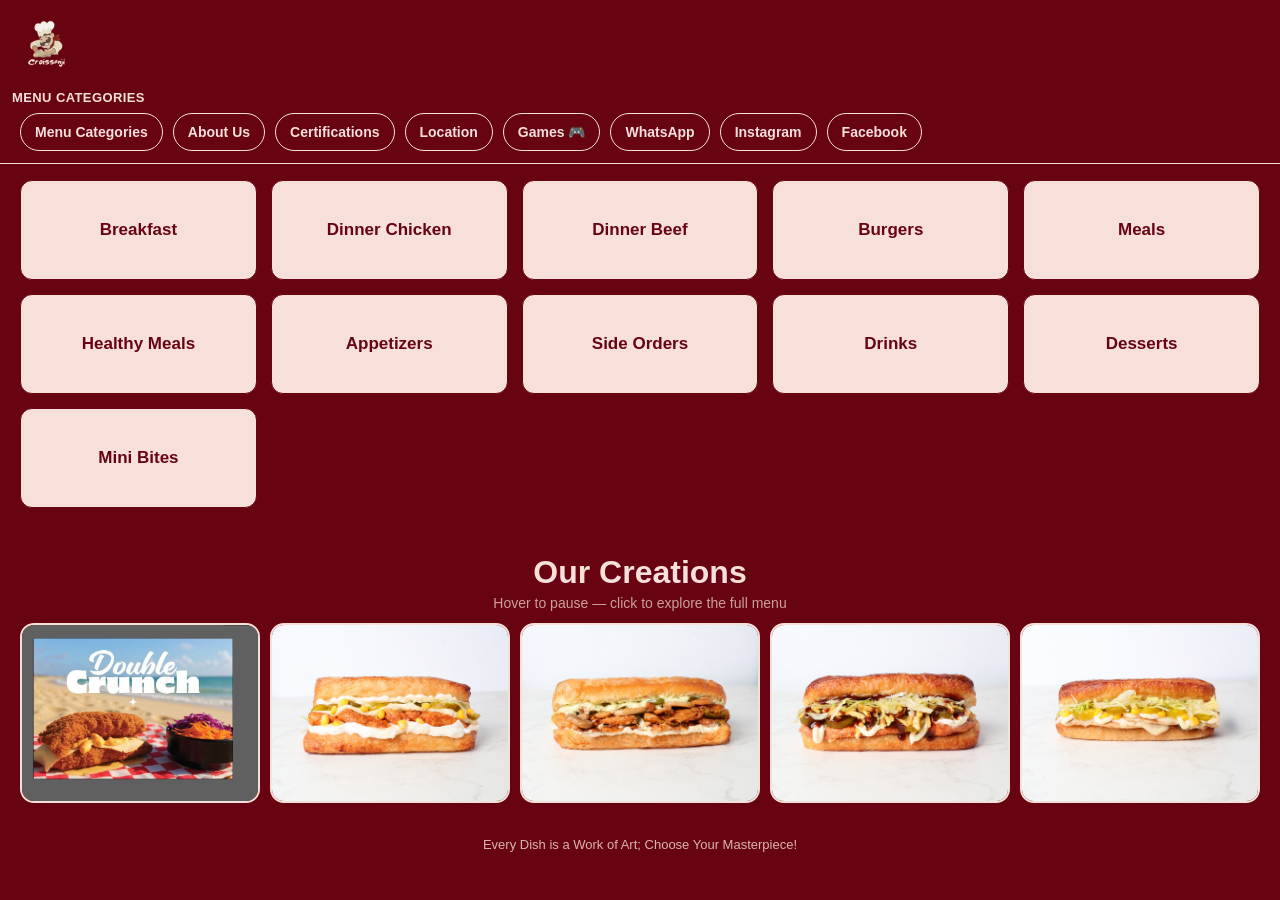
<file: index.html>
<!DOCTYPE html>
<html lang="en">
<head>
    <meta charset="UTF-8">
    <meta name="viewport" content="width=device-width, initial-scale=1.0">
    <title>Croissanji — Categories</title>
    <link rel="stylesheet" href="styles.css">
</head>
<body>
    <header>
        <div class="header-content">
            <img src="images/logocroissanji.png" alt="Croissanji Logo" class="logo">
            <button class="menu-toggle" data-menu-target="siteMenu" aria-label="Open menu">☰</button>
        </div>
        <p class="page-tag">Menu Categories</p>
        <nav class="top-links" id="siteMenu">
            <a href="index.html">Menu Categories</a>
            <a href="about.html">About Us</a>
            <a href="certifications.html">Certifications</a>
            <a href="location.html">Location</a>
            <a href="games.html">Games 🎮</a>
            <!-- <a href="game.html">Lucky Pick</a> -->
            <a href="https://wa.me/96170673328" target="_blank" rel="noopener">WhatsApp</a>
            <a href="https://www.instagram.com/croissanji/" target="_blank" rel="noopener">Instagram</a>
            <a href="https://www.facebook.com/profile.php?id=100094430829983" target="_blank" rel="noopener">Facebook</a>
        </nav>
    </header>

    <main class="categories">
        <a class="category-card" href="code.html#breakfast">Breakfast</a>
        <a class="category-card" href="code.html#dinner_chicken">Dinner Chicken</a>
        <a class="category-card" href="code.html#dinner_beef">Dinner Beef</a>
        <a class="category-card" href="code.html#burgers">Burgers</a>
        <a class="category-card" href="code.html#meals">Meals</a>
        <a class="category-card" href="code.html#healthy_meals">Healthy Meals</a>
        <a class="category-card" href="code.html#appetizers">Appetizers</a>
        <a class="category-card" href="code.html#side_orders">Side Orders</a>
        <a class="category-card" href="code.html#drinks">Drinks</a>
        <a class="category-card" href="code.html#desserts">Desserts</a>
        <a class="category-card" href="code.html#mini">Mini Bites</a>
    </main>

    <!-- Image Gallery -->
    <section class="gallery-section">
        <h2>Our Creations</h2>
        <p class="gallery-subtitle">Hover to pause &mdash; click to explore the full menu</p>
        <div class="gallery-overflow">
            <div class="gallery-track">
                <div class="gallery-item"><img loading="lazy" decoding="async" src="images/doublecrunch.jpeg" alt="Double Crunch"></div>
                <div class="gallery-item"><img loading="lazy" decoding="async" src="images/cheesetawook.jpeg" alt="Cheesy Tawook"></div>
                <div class="gallery-item"><img loading="lazy" decoding="async" src="images/fajita.jpeg" alt="Fajita"></div>
                <div class="gallery-item"><img loading="lazy" decoding="async" src="images/chicken-bbq.jpg" alt="Chicken BBQ"></div>
                <div class="gallery-item"><img loading="lazy" decoding="async" src="images/CHICKEN-SUB.jpg" alt="Chicken Sub"></div>
                <div class="gallery-item"><img loading="lazy" decoding="async" src="images/turkey-and-cheese.jpg" alt="Turkey and Cheese"></div>
                <div class="gallery-item"><img loading="lazy" decoding="async" src="images/labneh.jpg" alt="Labneh Sandwich"></div>
                <div class="gallery-item"><img loading="lazy" decoding="async" src="images/omlete.jpg" alt="Omelette Sandwich"></div>
                <div class="gallery-item"><img loading="lazy" decoding="async" src="images/beef-burger.jpg" alt="Beef Burger"></div>
                <div class="gallery-item"><img loading="lazy" decoding="async" src="images/crispy_meal.jpg" alt="Crispy Meal"></div>
                <div class="gallery-item"><img loading="lazy" decoding="async" src="images/philly.jpg" alt="Philadelphia"></div>
                <div class="gallery-item"><img loading="lazy" decoding="async" src="images/pepito.jpg" alt="Pepito"></div>
                <div class="gallery-item"><img loading="lazy" decoding="async" src="images/halloum.jpg" alt="Halloumi"></div>
                <div class="gallery-item"><img loading="lazy" decoding="async" src="images/cheese_croissant.jpeg" alt="Cheese Croissant"></div>
                <div class="gallery-item"><img loading="lazy" decoding="async" src="images/wedges.jpg" alt="Potato Wedges"></div>
                <!-- Duplicated for seamless loop -->
                <div class="gallery-item"><img loading="lazy" decoding="async" src="images/doublecrunch.jpeg" alt="Double Crunch"></div>
                <div class="gallery-item"><img loading="lazy" decoding="async" src="images/cheesetawook.jpeg" alt="Cheesy Tawook"></div>
                <div class="gallery-item"><img loading="lazy" decoding="async" src="images/fajita.jpeg" alt="Fajita"></div>
                <div class="gallery-item"><img loading="lazy" decoding="async" src="images/chicken-bbq.jpg" alt="Chicken BBQ"></div>
                <div class="gallery-item"><img loading="lazy" decoding="async" src="images/CHICKEN-SUB.jpg" alt="Chicken Sub"></div>
                <div class="gallery-item"><img loading="lazy" decoding="async" src="images/turkey-and-cheese.jpg" alt="Turkey and Cheese"></div>
                <div class="gallery-item"><img loading="lazy" decoding="async" src="images/labneh.jpg" alt="Labneh Sandwich"></div>
                <div class="gallery-item"><img loading="lazy" decoding="async" src="images/omlete.jpg" alt="Omelette Sandwich"></div>
                <div class="gallery-item"><img loading="lazy" decoding="async" src="images/beef-burger.jpg" alt="Beef Burger"></div>
                <div class="gallery-item"><img loading="lazy" decoding="async" src="images/crispy_meal.jpg" alt="Crispy Meal"></div>
                <div class="gallery-item"><img loading="lazy" decoding="async" src="images/philly.jpg" alt="Philadelphia"></div>
                <div class="gallery-item"><img loading="lazy" decoding="async" src="images/pepito.jpg" alt="Pepito"></div>
                <div class="gallery-item"><img loading="lazy" decoding="async" src="images/halloum.jpg" alt="Halloumi"></div>
                <div class="gallery-item"><img loading="lazy" decoding="async" src="images/cheese_croissant.jpeg" alt="Cheese Croissant"></div>
                <div class="gallery-item"><img loading="lazy" decoding="async" src="images/wedges.jpg" alt="Potato Wedges"></div>
            </div>
        </div>
    </section>

    <footer>
        <p>Every Dish is a Work of Art; Choose Your Masterpiece!</p>
    </footer>
    <button class="back-to-top" aria-label="Back to top">&#8593;</button>
    <script src="ui.js"></script>
    <script>
      (function () {
        var track = document.querySelector('.gallery-track');
        var imgs = track.querySelectorAll('img');
        var total = imgs.length, loaded = 0;
        function onLoad() {
          loaded++;
          if (loaded >= total) track.classList.add('gallery-ready');
        }
        imgs.forEach(function (img) {
          if (img.complete) { onLoad(); }
          else { img.addEventListener('load', onLoad); img.addEventListener('error', onLoad); }
        });
        // hover pause
        var overflow = document.querySelector('.gallery-overflow');
        overflow.addEventListener('mouseenter', function () { track.style.animationPlayState = 'paused'; });
        overflow.addEventListener('mouseleave', function () { track.style.animationPlayState = ''; });
      })();
    </script>
</body>
</html>
</file>
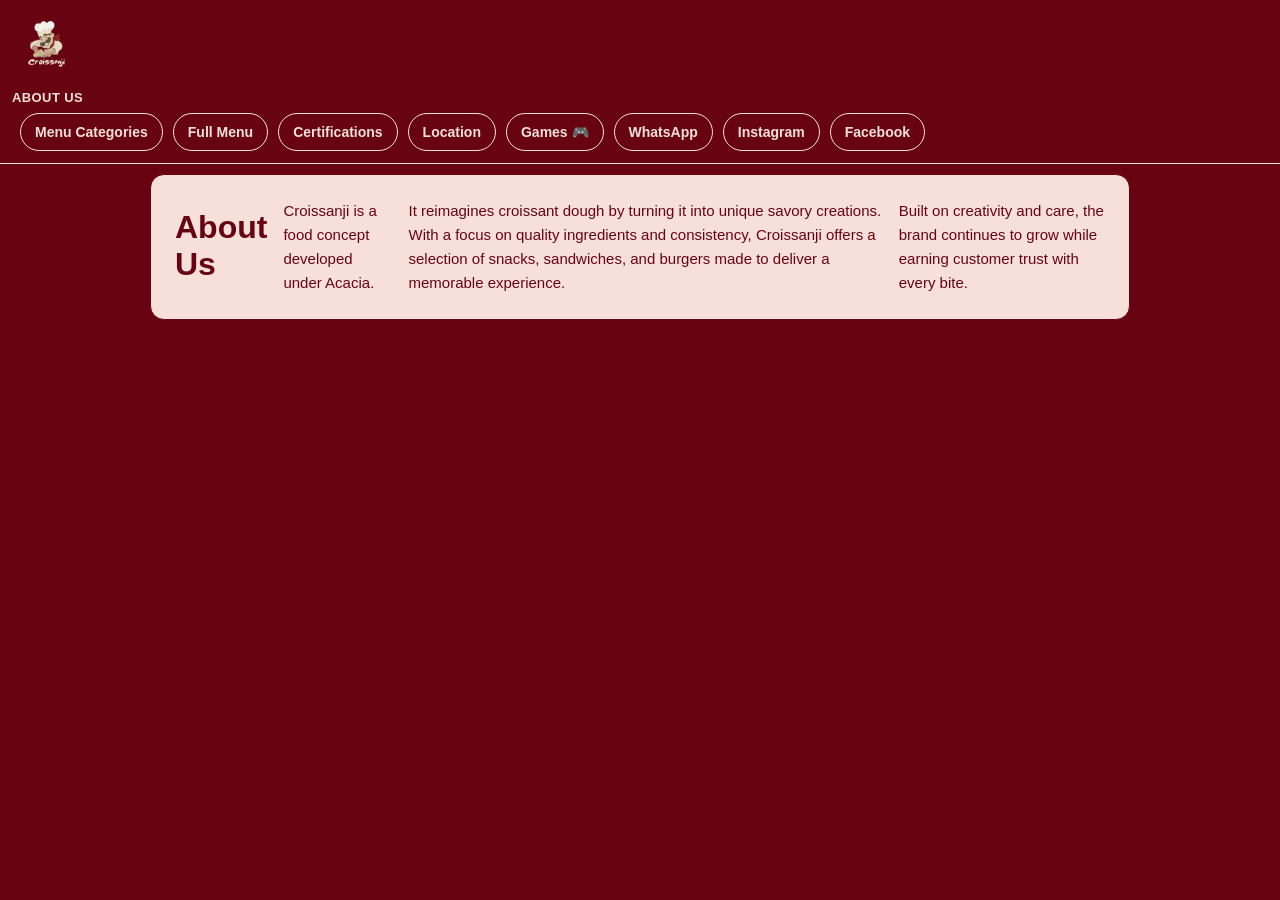
<file: about.html>
<!DOCTYPE html>
<html lang="en">
<head>
  <meta charset="UTF-8">
  <meta name="viewport" content="width=device-width, initial-scale=1.0">
  <title>About Us - Croissanji</title>
  <link rel="stylesheet" href="styles.css">
</head>
<body>
  <header>
    <div class="header-content">
      <img src="images/logocroissanji.png" alt="Croissanji Logo" class="logo">
      <button class="menu-toggle" data-menu-target="siteMenu" aria-label="Open menu">☰</button>
    </div>
    <p class="page-tag">About Us</p>
    <nav class="top-links" id="siteMenu">
      <a href="index.html">Menu Categories</a>
      <a href="code.html">Full Menu</a>
      <a href="certifications.html">Certifications</a>
      <a href="location.html">Location</a>
      <a href="games.html">Games 🎮</a>
      <!-- <a href="game.html">Lucky Pick</a> -->
      <a href="https://wa.me/96170673328" target="_blank" rel="noopener">WhatsApp</a>
      <a href="https://www.instagram.com/croissanji/" target="_blank" rel="noopener">Instagram</a>
      <a href="https://www.facebook.com/profile.php?id=100094430829983" target="_blank" rel="noopener">Facebook</a>
    </nav>
  </header>
  <main class="page-content">
    <h2>About Us</h2>
    <p>Croissanji is a food concept developed under Acacia.</p>
    <p>It reimagines croissant dough by turning it into unique savory creations. With a focus on quality ingredients and consistency, Croissanji offers a selection of snacks, sandwiches, and burgers made to deliver a memorable experience.</p>
    <p>Built on creativity and care, the brand continues to grow while earning customer trust with every bite.</p>
  </main>
  <button class="back-to-top" aria-label="Back to top">&#8593;</button>
  <script src="ui.js"></script>
</body>
</html>
</file>
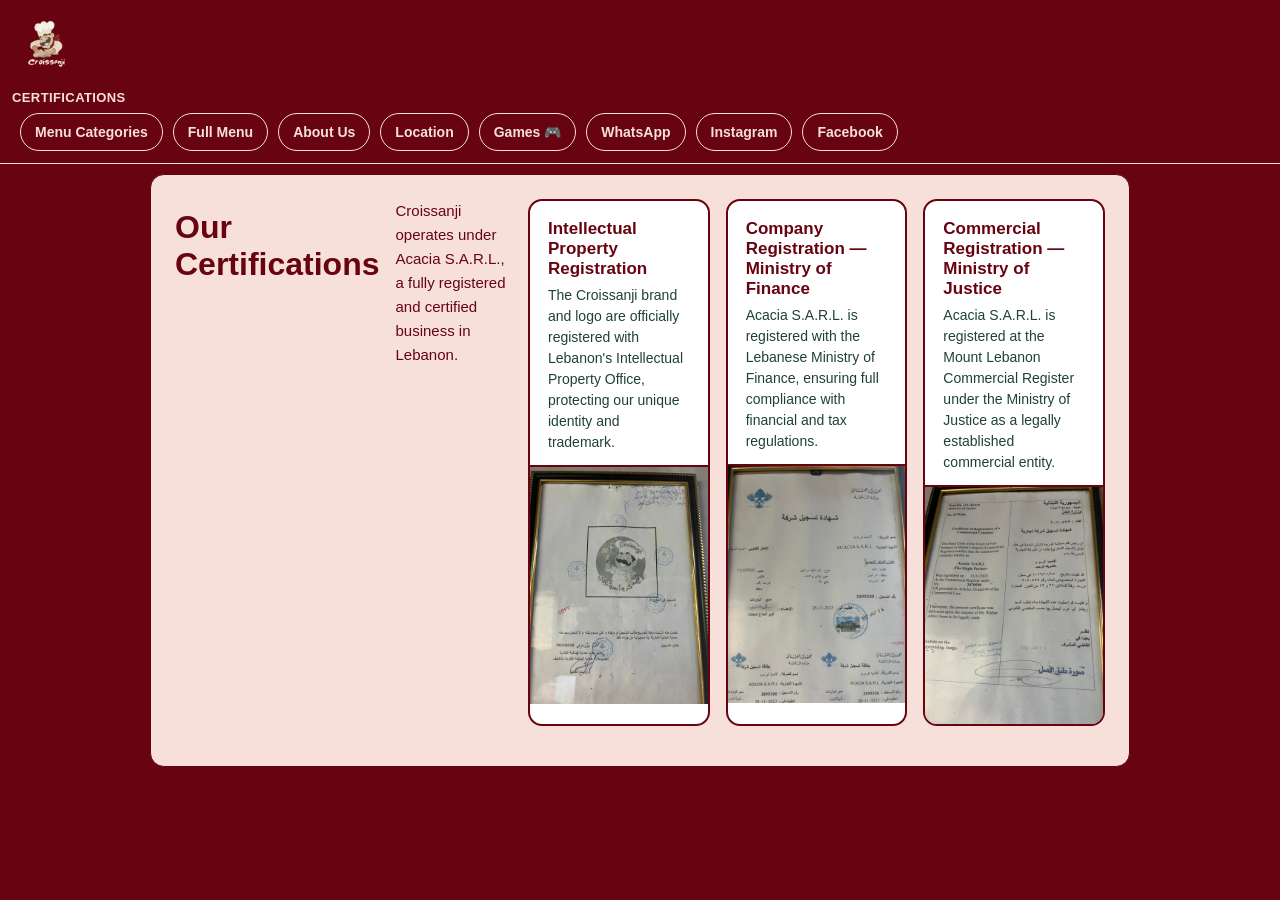
<file: certifications.html>
<!DOCTYPE html>
<html lang="en">
<head>
  <meta charset="UTF-8">
  <meta name="viewport" content="width=device-width, initial-scale=1.0">
  <title>Certifications - Croissanji</title>
  <link rel="stylesheet" href="styles.css">
</head>
<body>
  <header>
    <div class="header-content">
      <img src="images/logocroissanji.png" alt="Croissanji Logo" class="logo">
      <button class="menu-toggle" data-menu-target="siteMenu" aria-label="Open menu">☰</button>
    </div>
    <p class="page-tag">Certifications</p>
    <nav class="top-links" id="siteMenu">
      <a href="index.html">Menu Categories</a>
      <a href="code.html">Full Menu</a>
      <a href="about.html">About Us</a>
      <a href="location.html">Location</a>
      <a href="games.html">Games 🎮</a>
      <!-- <a href="game.html">Lucky Pick</a> -->
      <a href="https://wa.me/96170673328" target="_blank" rel="noopener">WhatsApp</a>
      <a href="https://www.instagram.com/croissanji/" target="_blank" rel="noopener">Instagram</a>
      <a href="https://www.facebook.com/profile.php?id=100094430829983" target="_blank" rel="noopener">Facebook</a>
    </nav>
  </header>

  <main class="page-content">
    <h2>Our Certifications</h2>
    <p>Croissanji operates under Acacia S.A.R.L., a fully registered and certified business in Lebanon.</p>

    <div class="cert-card">
      <div class="cert-card-text">
        <h3>Intellectual Property Registration</h3>
        <p>The Croissanji brand and logo are officially registered with Lebanon's Intellectual Property Office, protecting our unique identity and trademark.</p>
      </div>
      <img src="images/cert1.jpeg" alt="Intellectual Property Registration Certificate">
    </div>

    <div class="cert-card">
      <div class="cert-card-text">
        <h3>Company Registration — Ministry of Finance</h3>
        <p>Acacia S.A.R.L. is registered with the Lebanese Ministry of Finance, ensuring full compliance with financial and tax regulations.</p>
      </div>
      <img src="images/cert2.jpeg" alt="Company Registration Certificate">
    </div>

    <div class="cert-card">
      <div class="cert-card-text">
        <h3>Commercial Registration — Ministry of Justice</h3>
        <p>Acacia S.A.R.L. is registered at the Mount Lebanon Commercial Register under the Ministry of Justice as a legally established commercial entity.</p>
      </div>
      <img src="images/cert3.jpeg" alt="Commercial Registration Certificate">
    </div>
  </main>

  <button class="back-to-top" aria-label="Back to top">&#8593;</button>
  <script src="ui.js"></script>
</body>
</html>
</file>
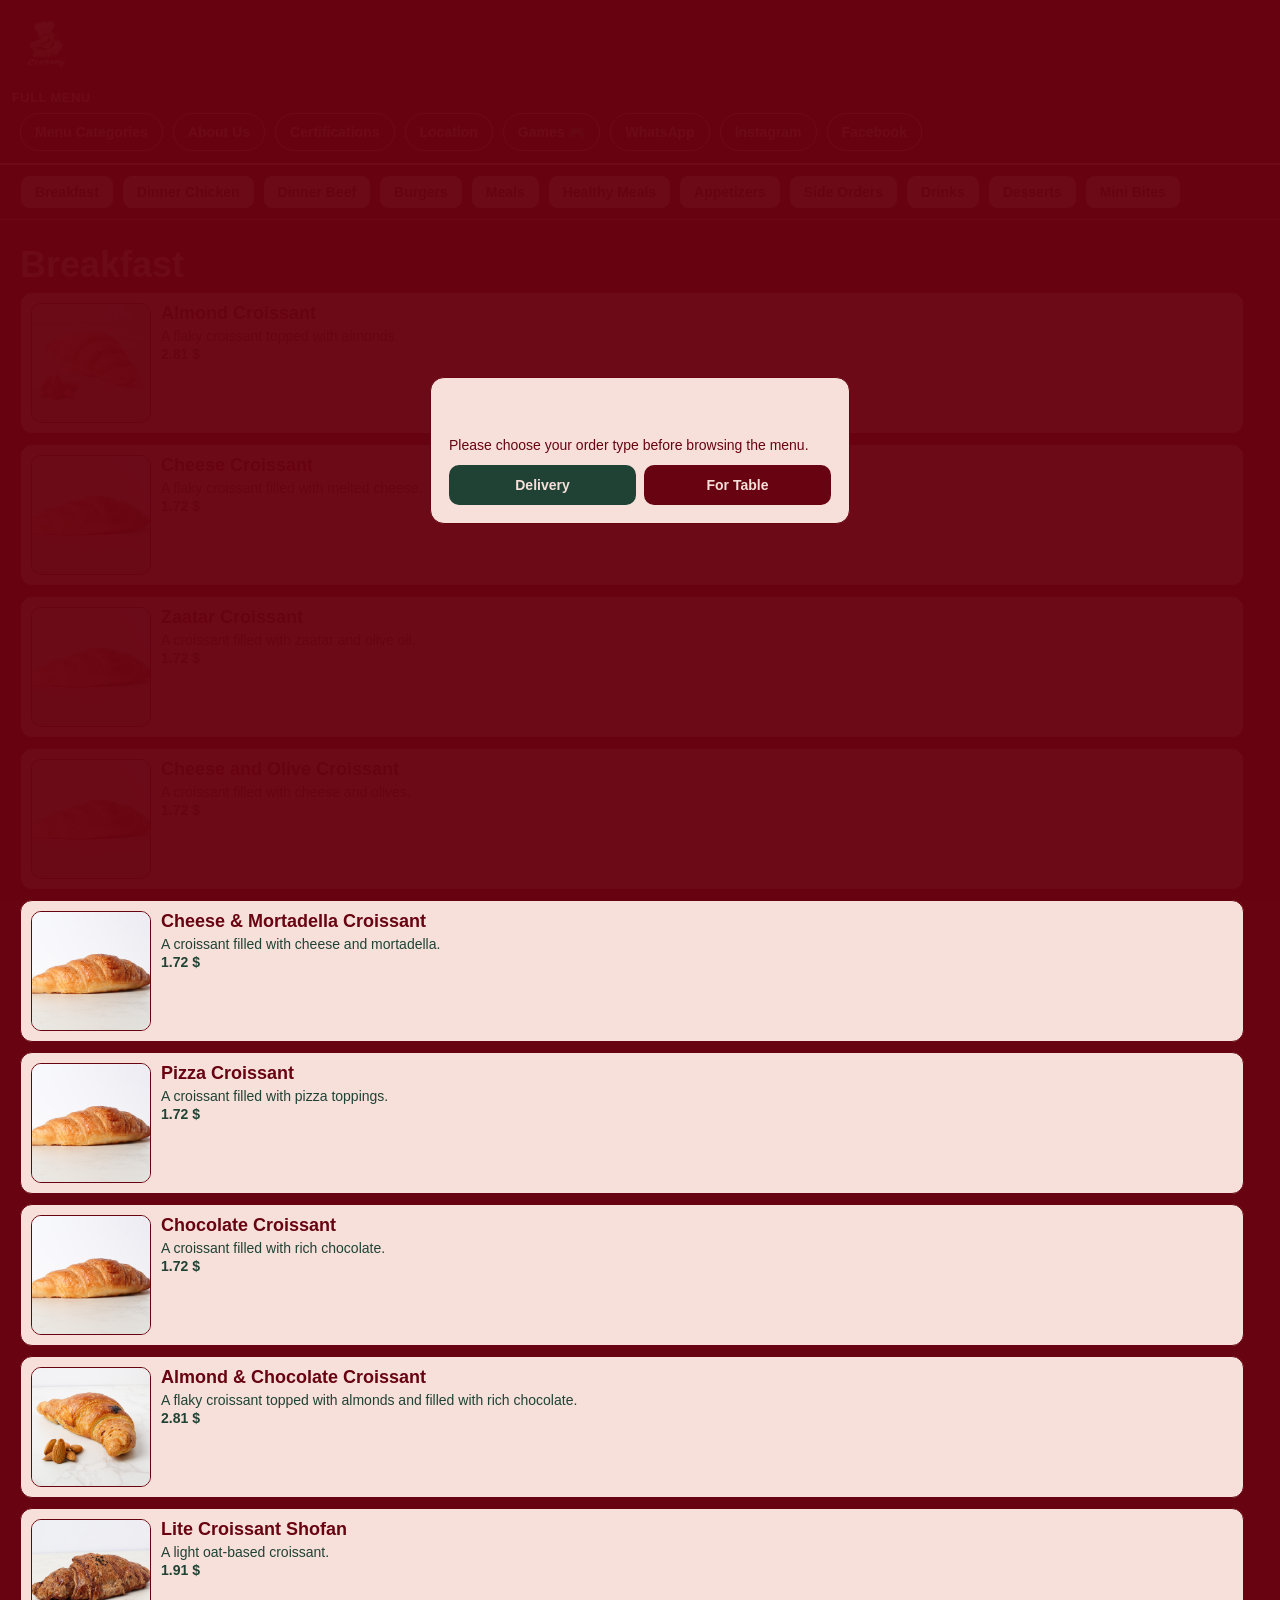
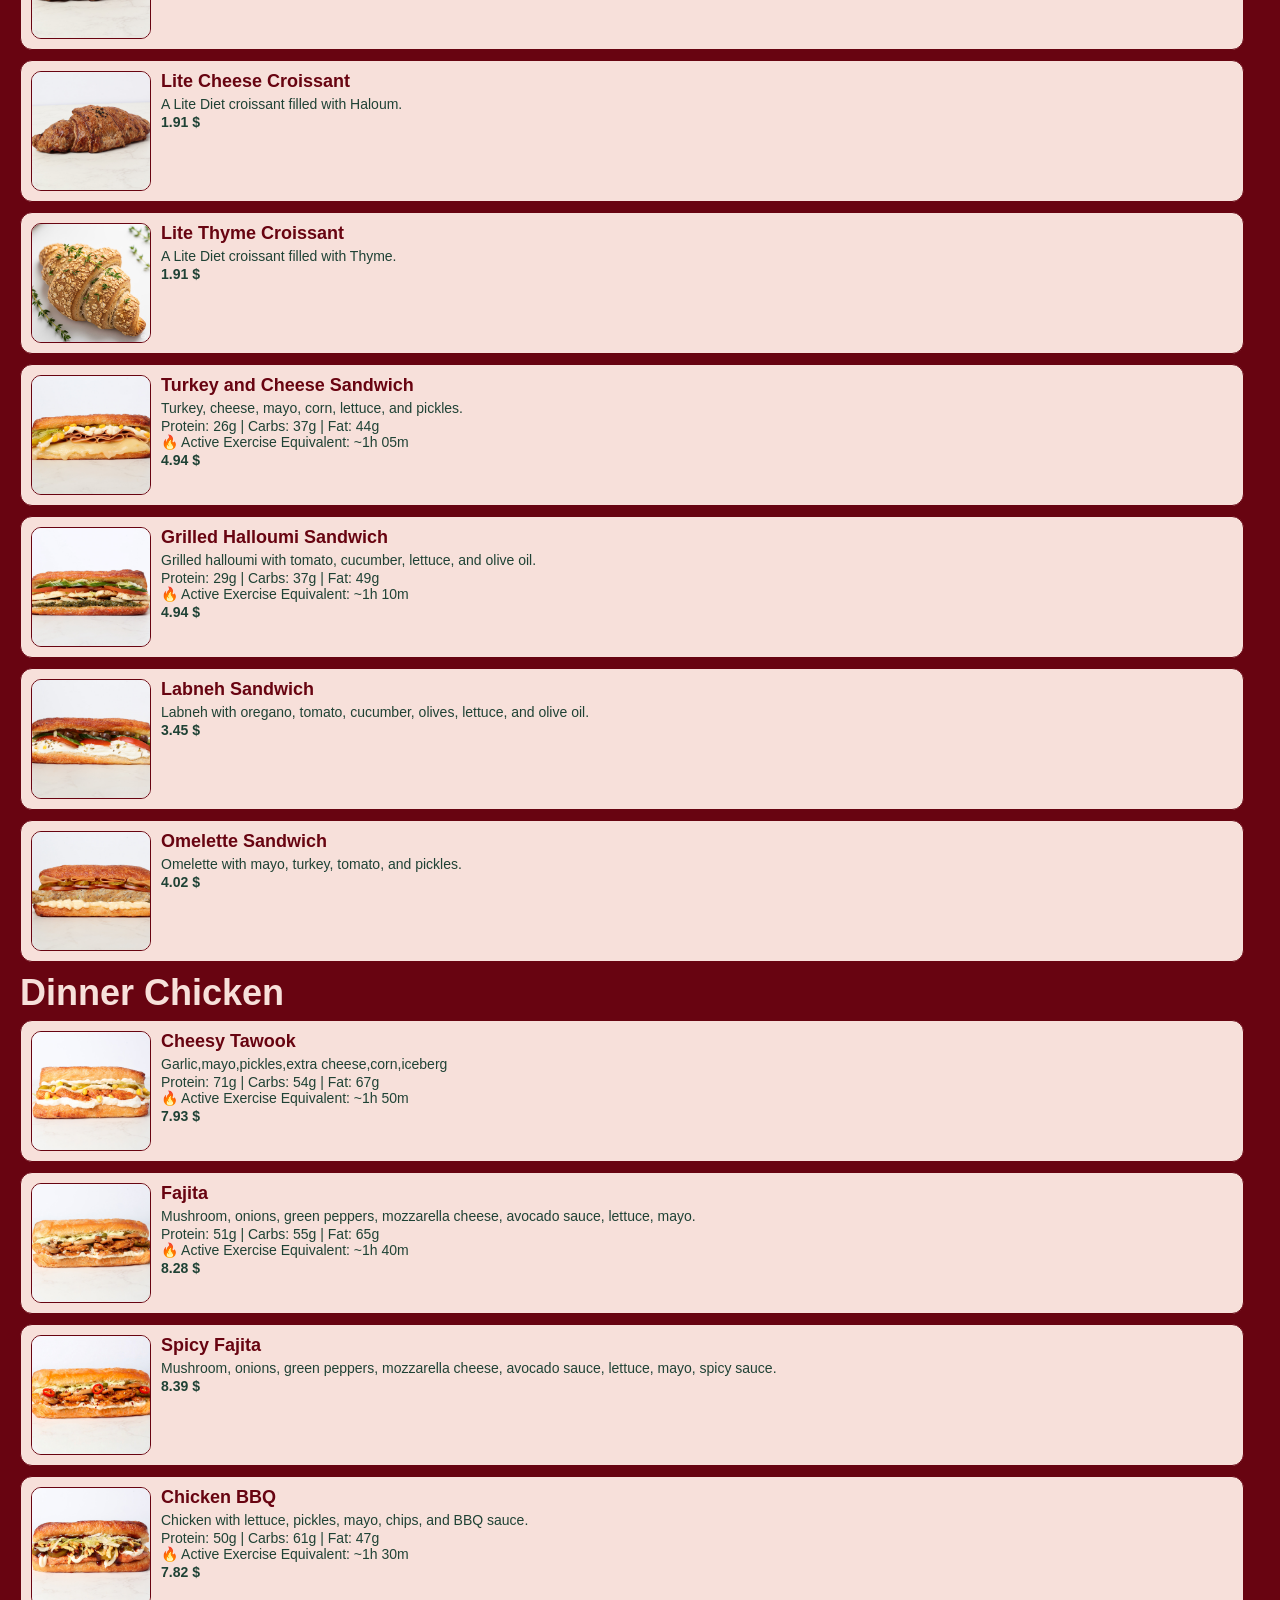
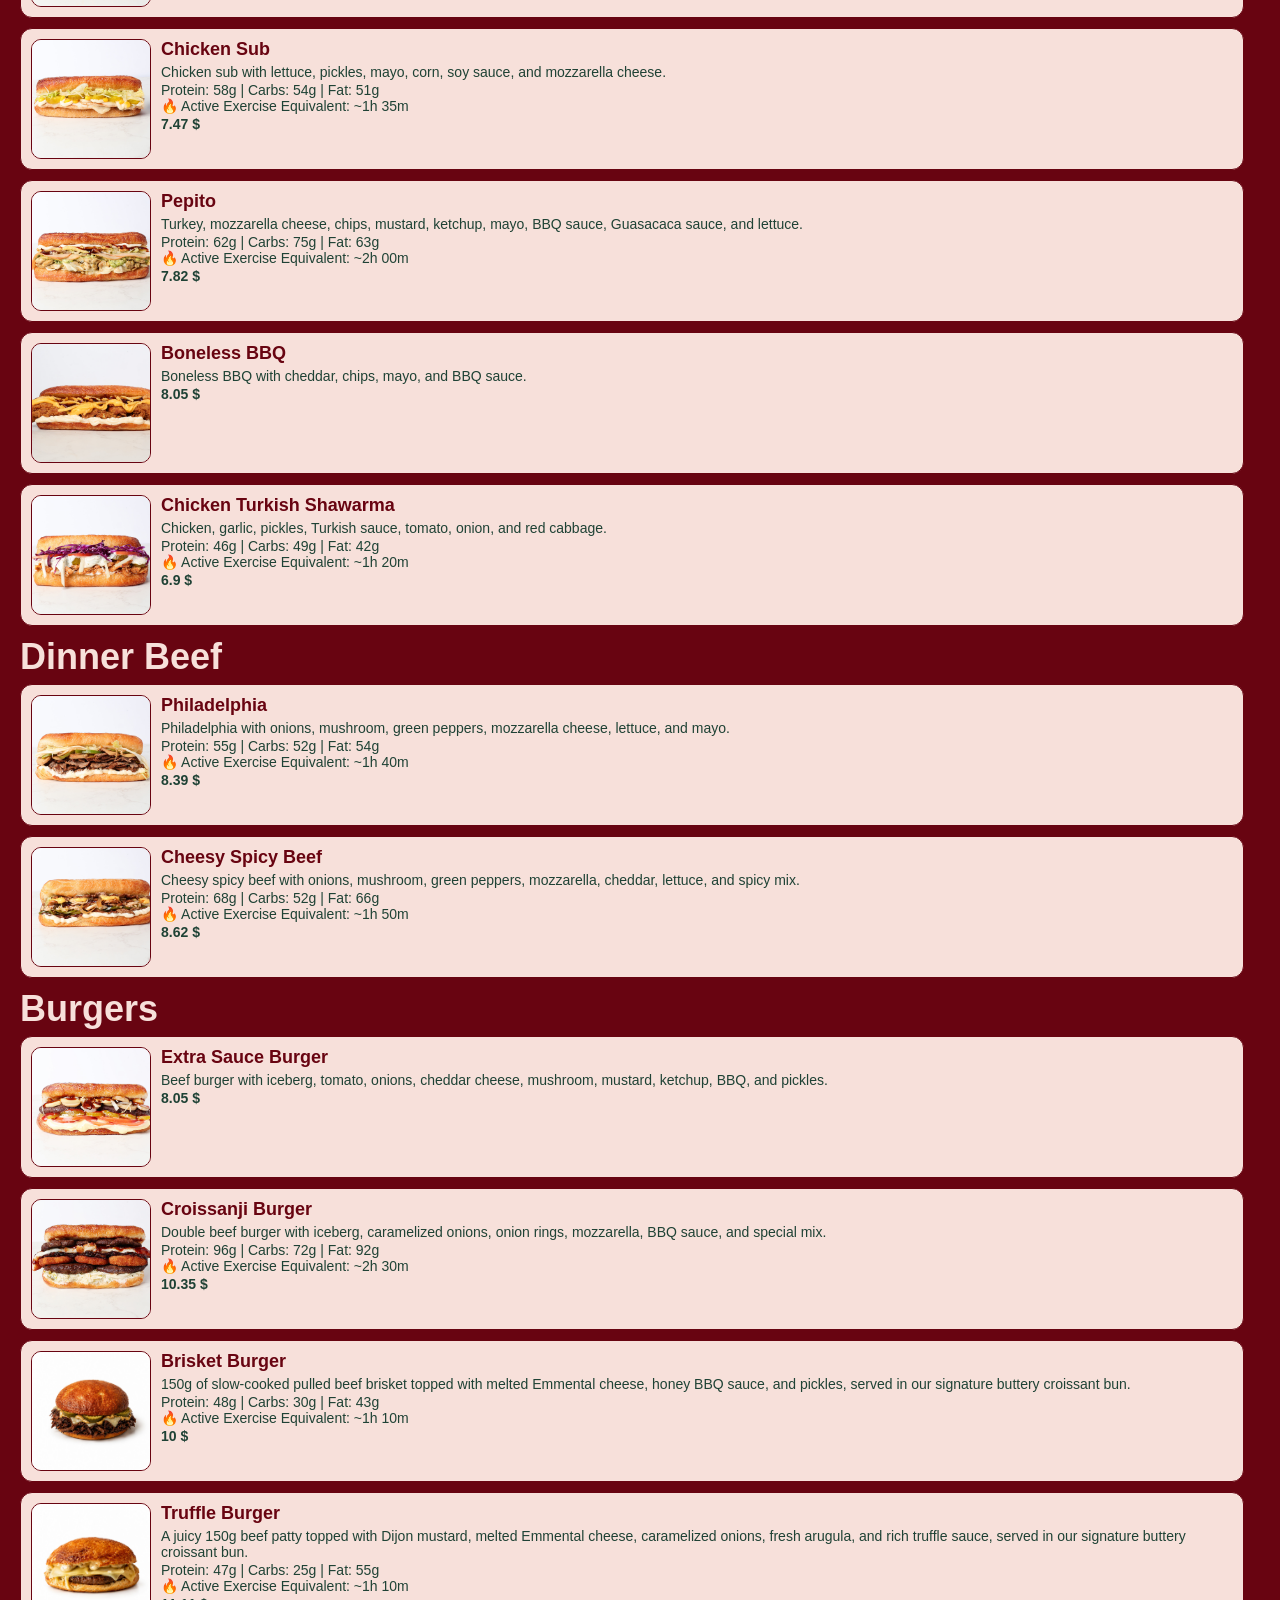
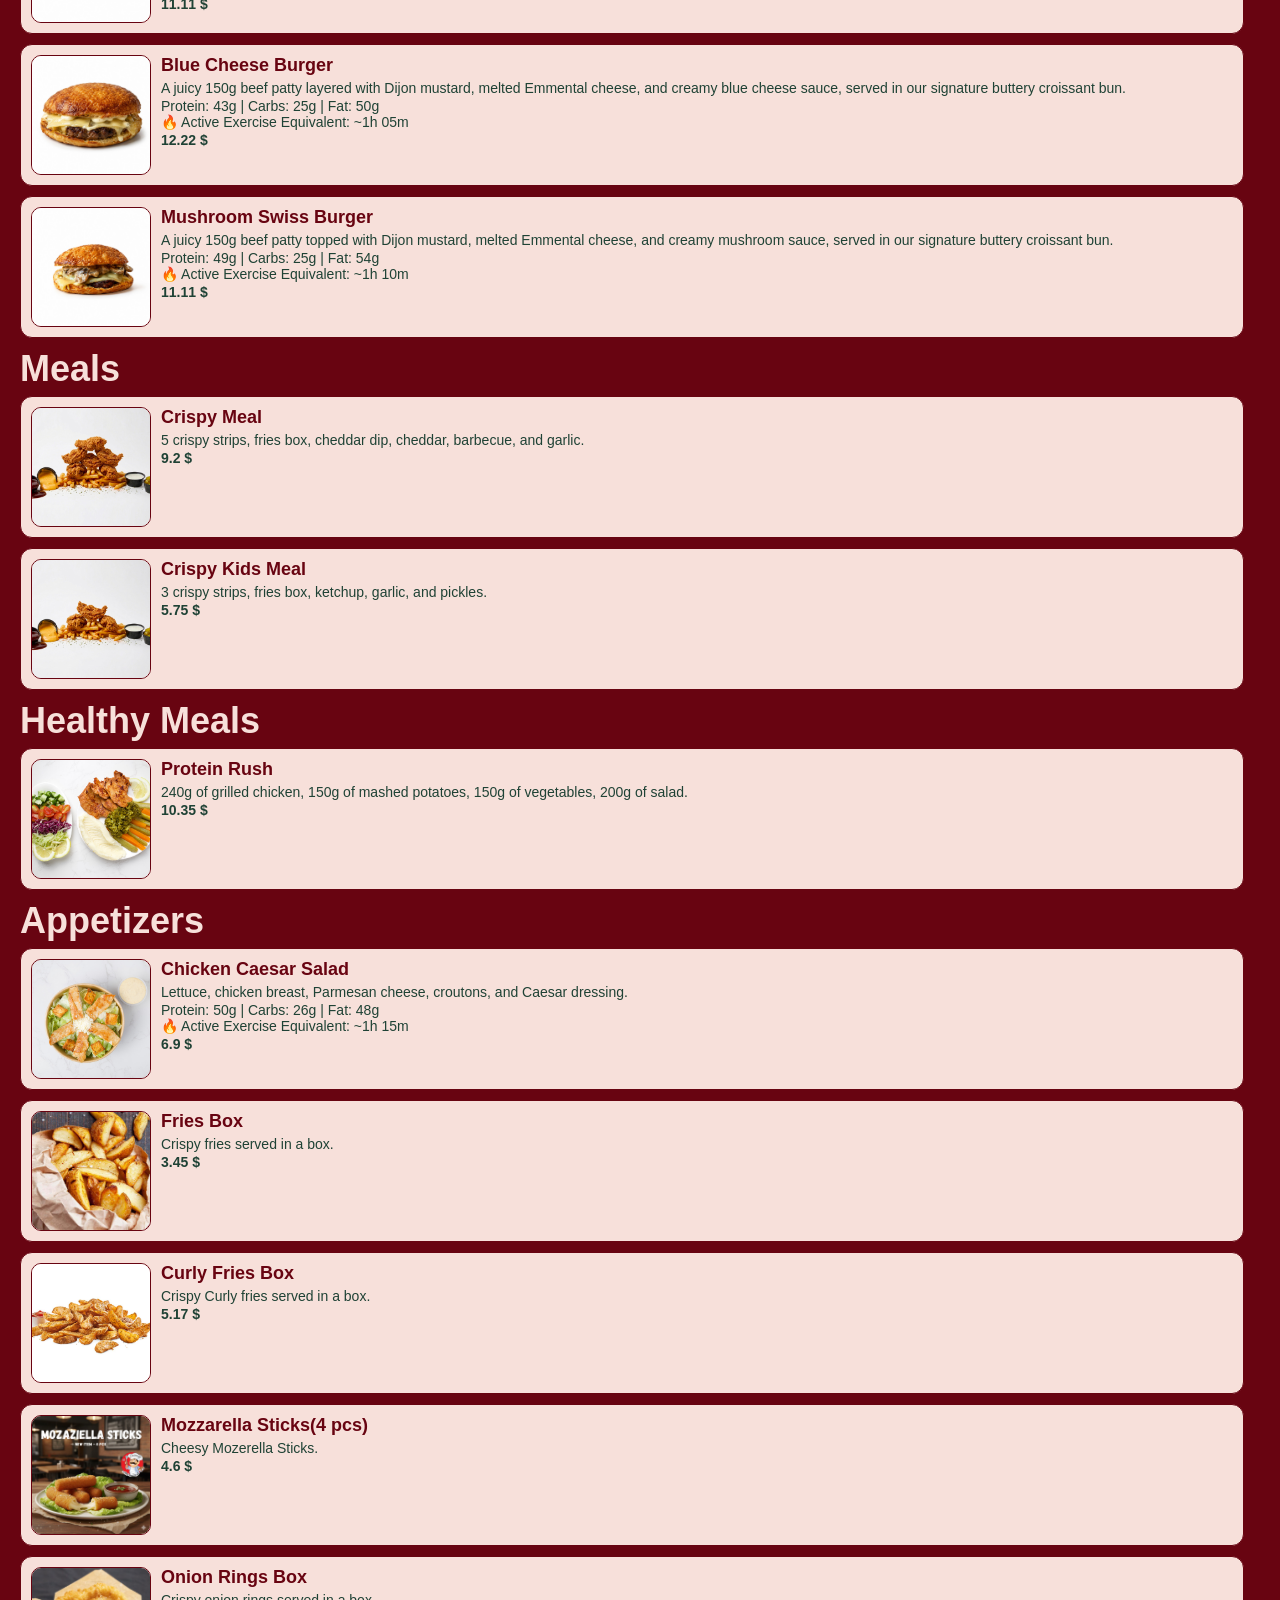
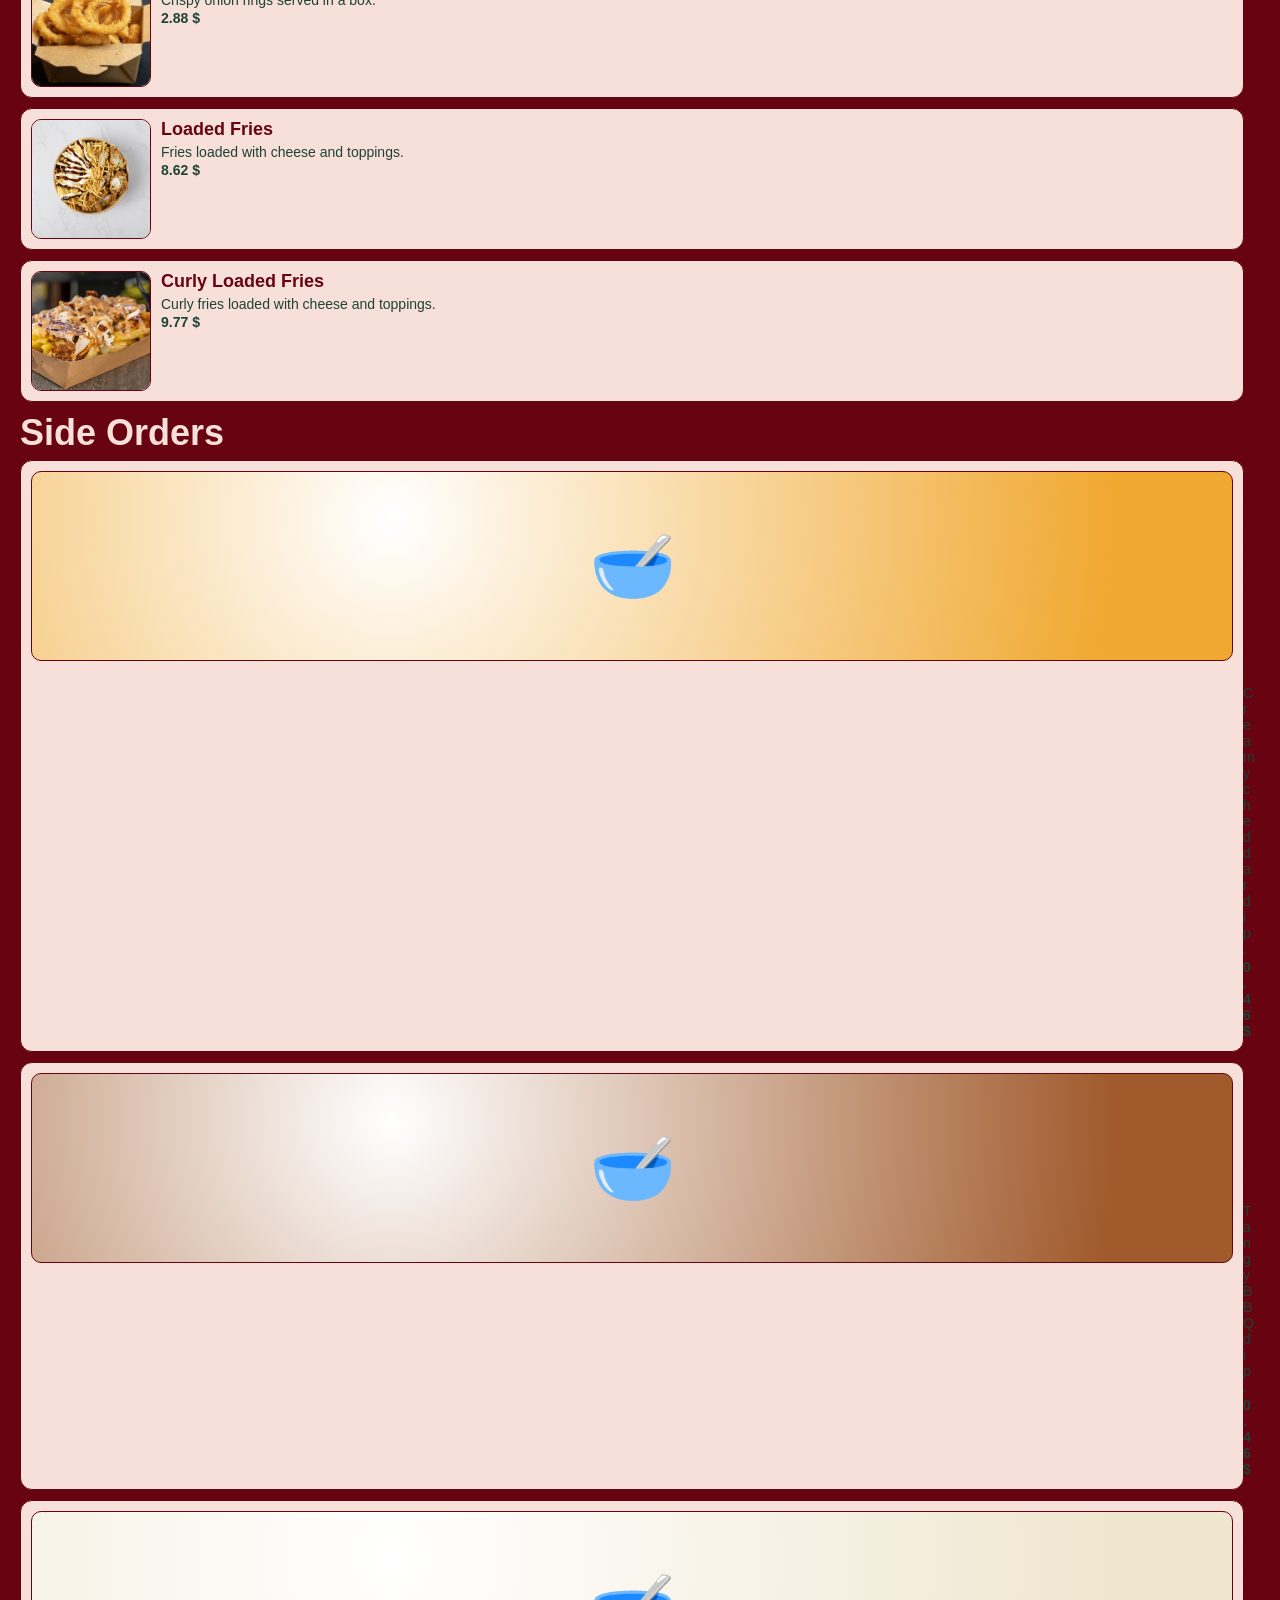
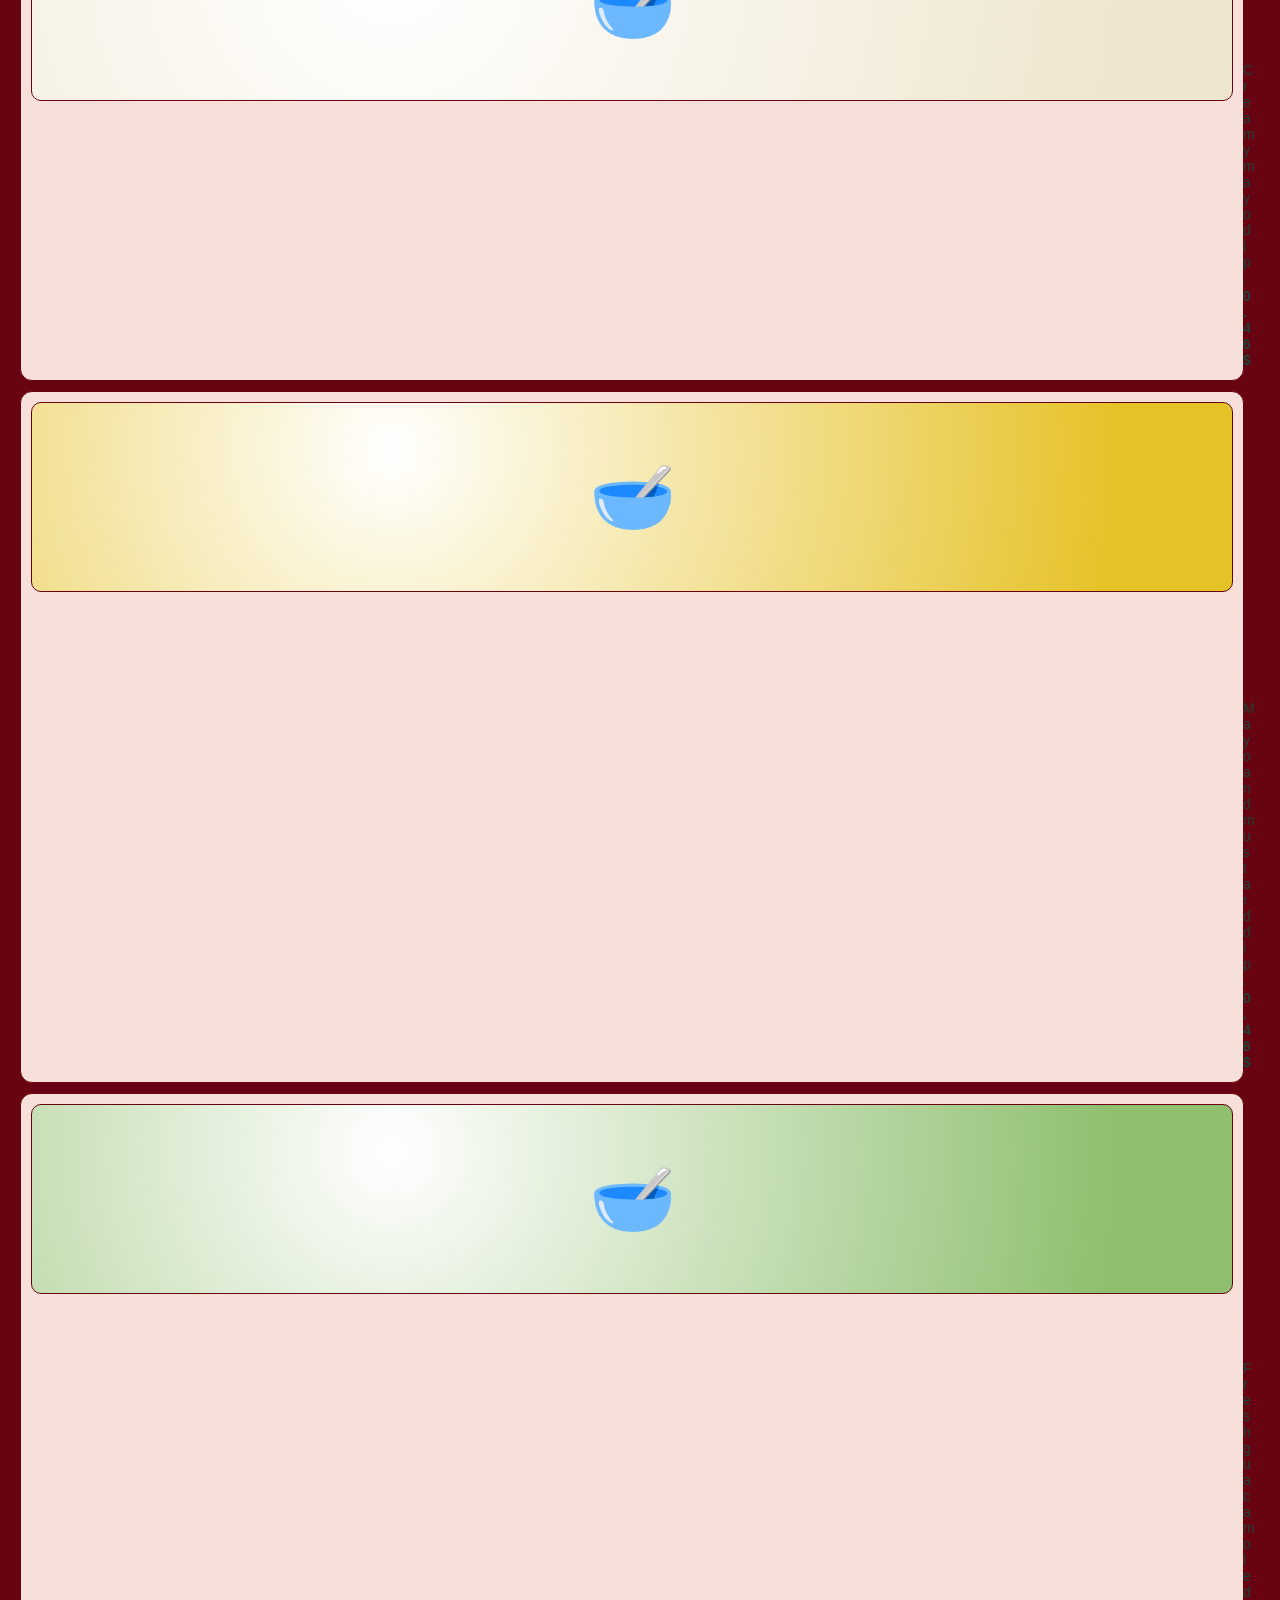
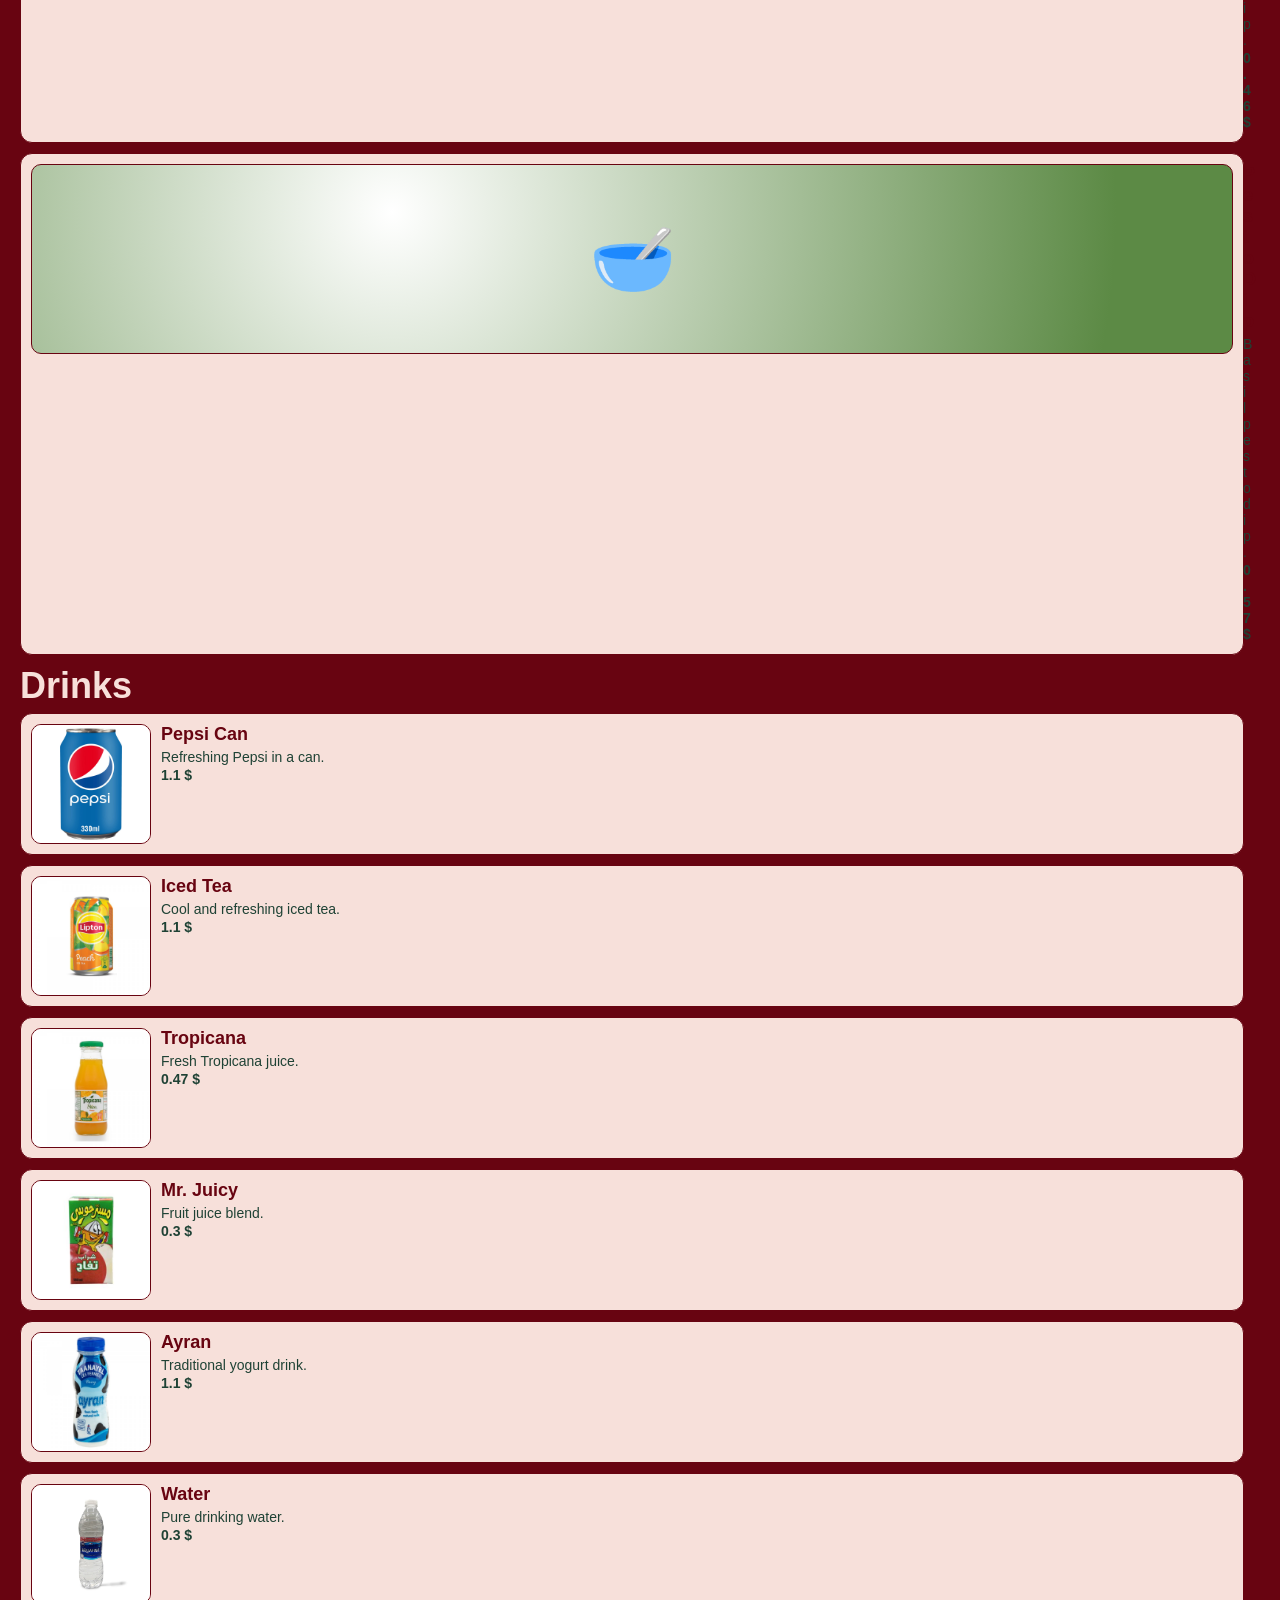
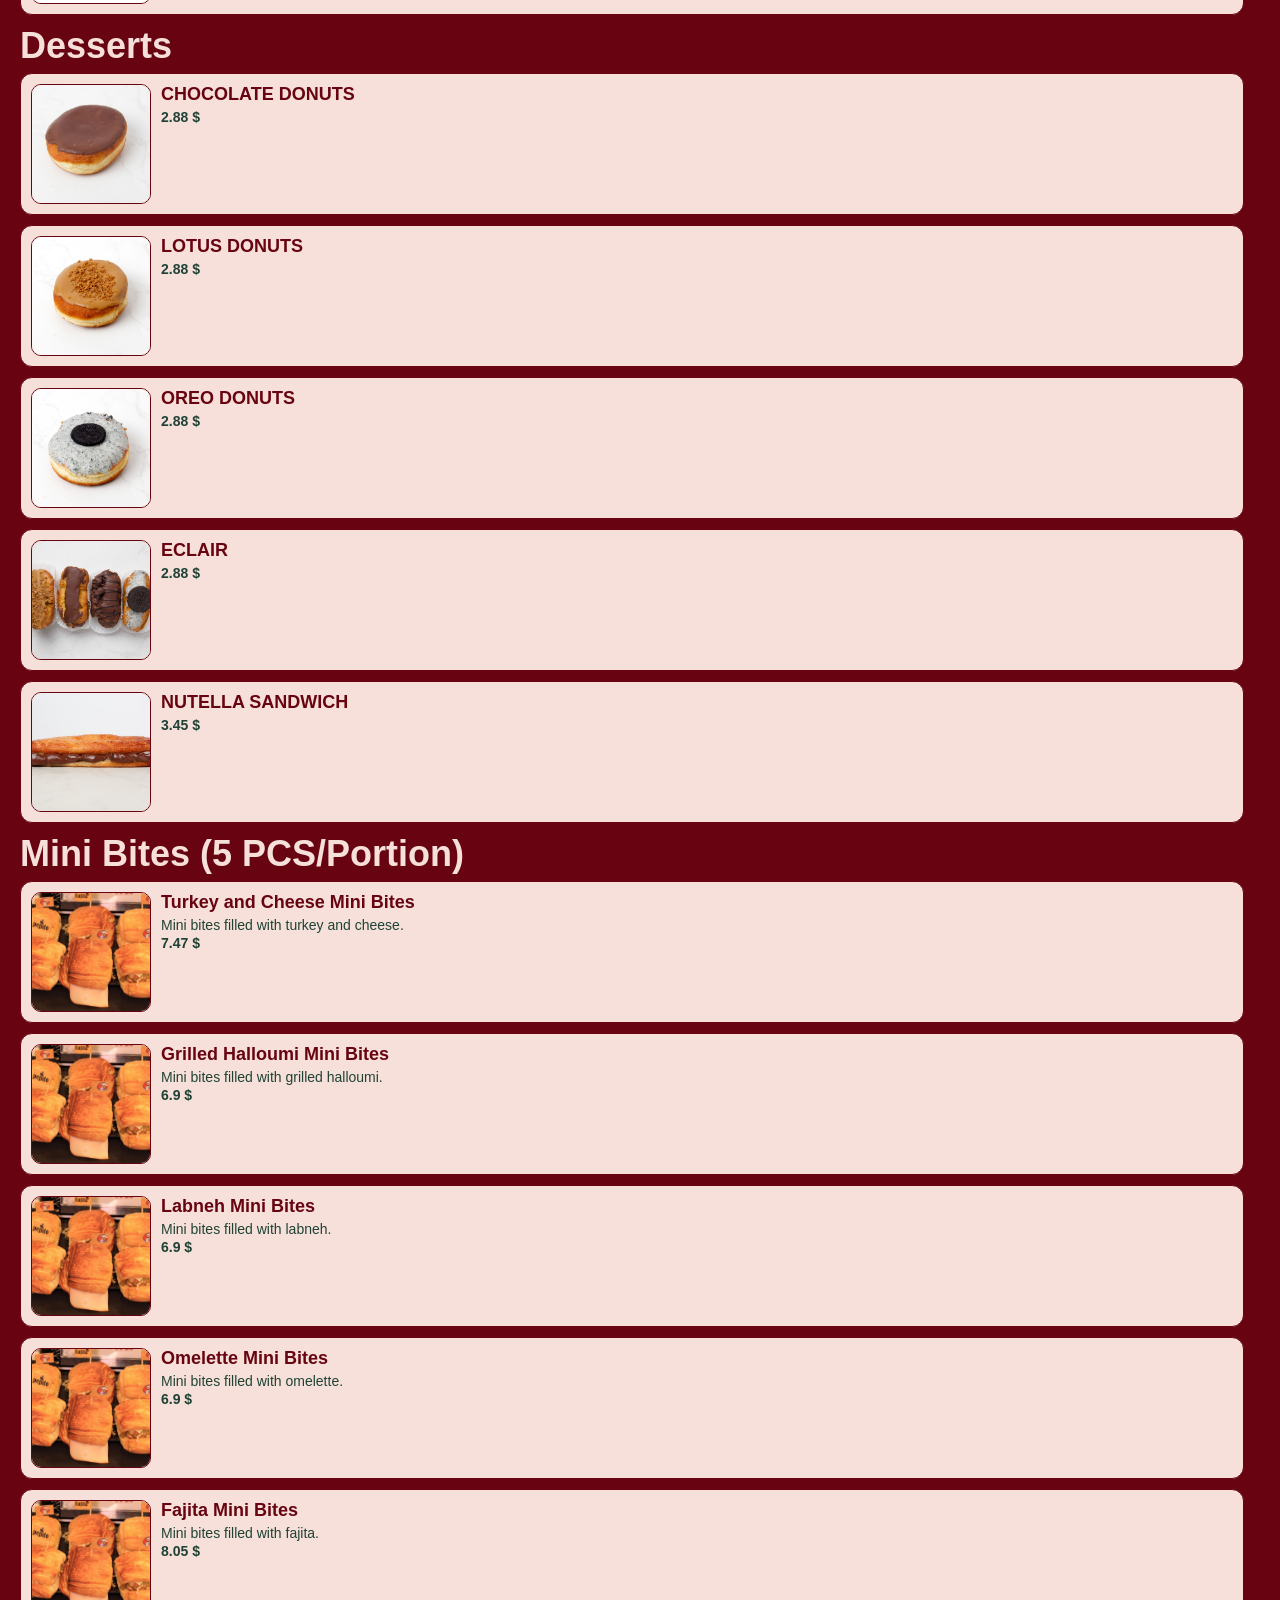
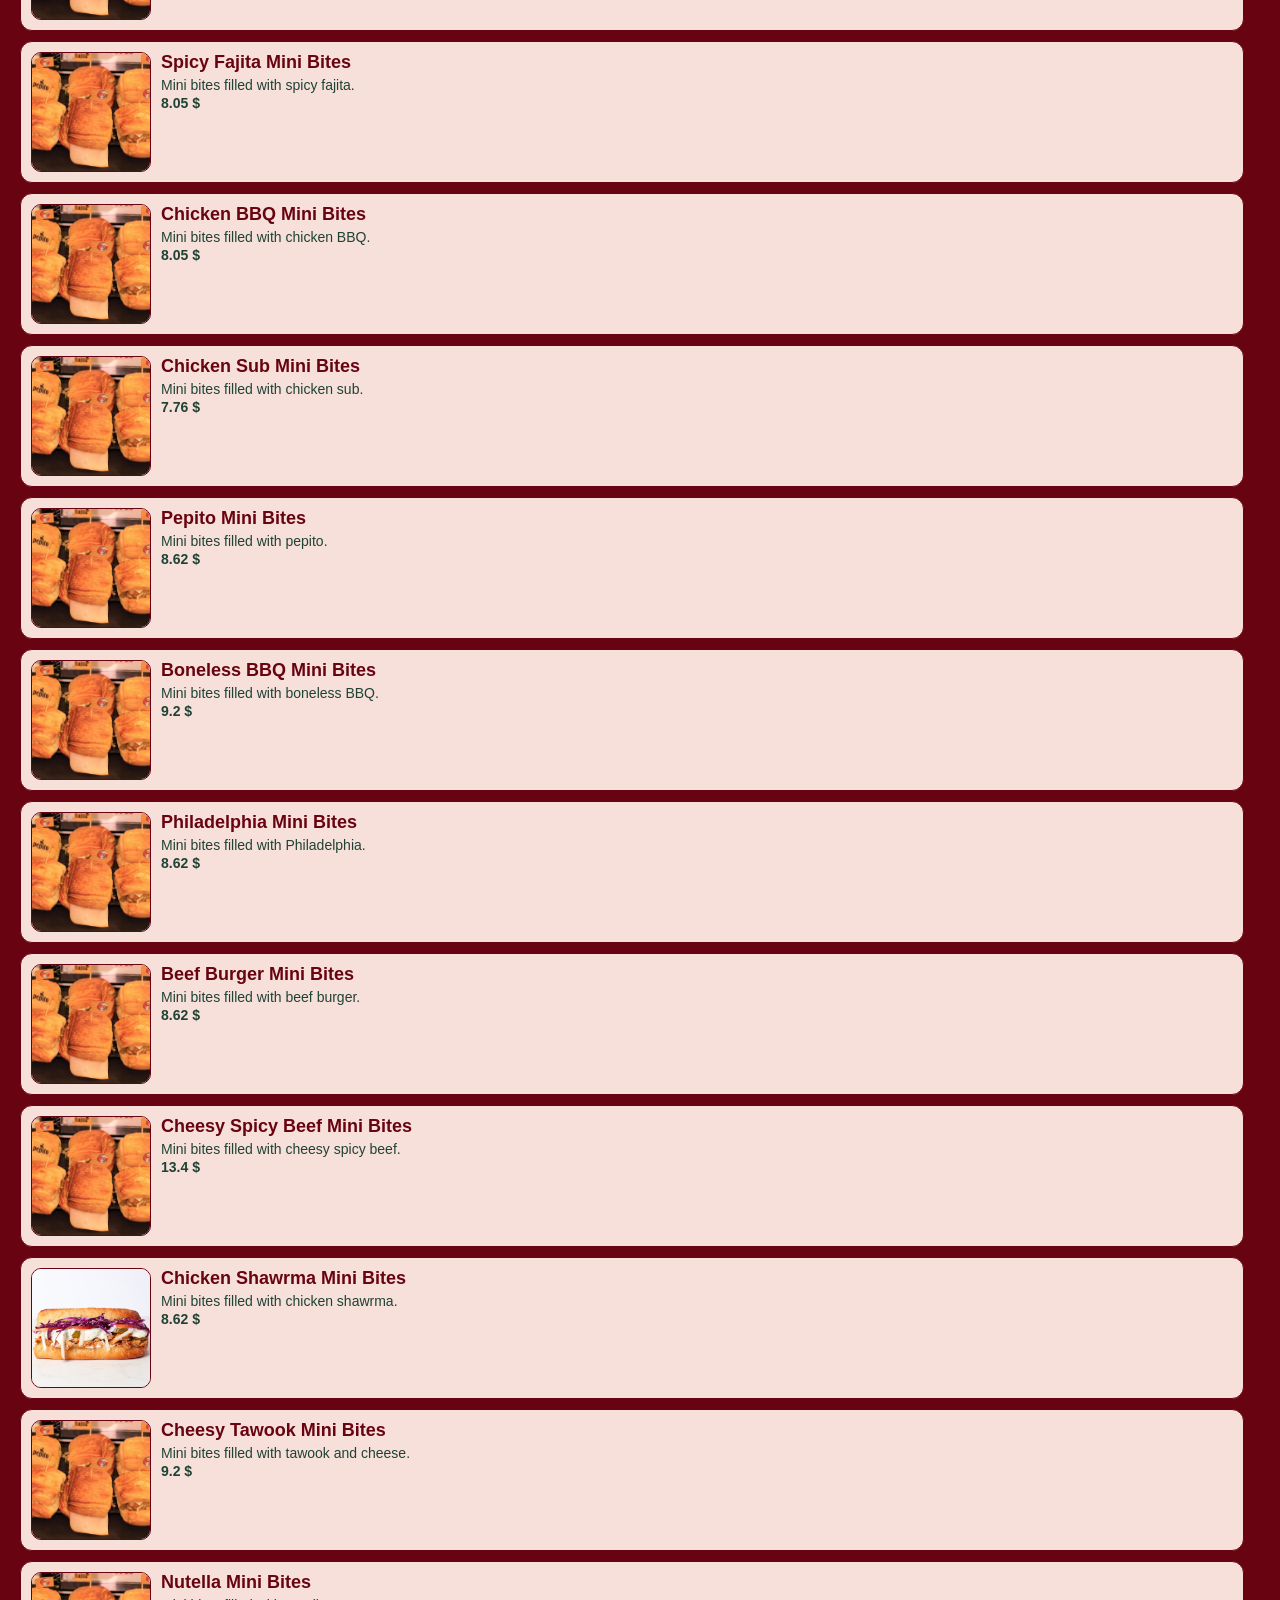
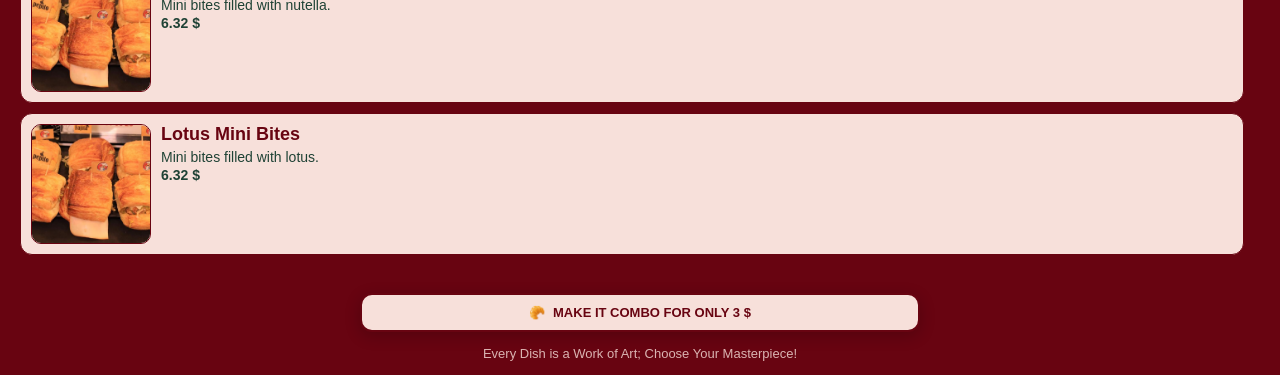
<file: code.html>
<!DOCTYPE html>
<html lang="en">

<head>
    <meta charset="UTF-8">
    <meta name="viewport" content="width=device-width, initial-scale=1.0">
    <title>Croissanji's Menu</title>
    <link rel="stylesheet" href="styles.css">
</head>

<body>
    <div id="orderTypeModal" class="modal-backdrop hidden">
        <div class="modal-card">
            <h2>Welcome to Croissanji</h2>
            <p>Please choose your order type before browsing the menu.</p>
            <div class="modal-actions">
                <button id="selectDelivery" class="btn-primary">Delivery</button>
                <button id="selectTable" class="btn-secondary">For Table</button>
            </div>
        </div>
    </div>
    <div id="checkoutModal" class="modal-backdrop hidden">
        <div class="modal-card">
            <h2>Delivery Details</h2>
            <p>Please fill in your details before checkout.</p>
            <div class="checkout-form">
                <label for="customerName">Name *</label>
                <input id="customerName" type="text" placeholder="Your full name" required>

                <label for="customerAddress">Delivery Address *</label>
                <textarea id="customerAddress" rows="3" placeholder="Building, street, area" required></textarea>
                <button id="shareLocationBtn" class="btn-location" type="button">📍 Use My Location</button>

                <label for="customerPhone">Phone Number *</label>
                <input id="customerPhone" type="tel" placeholder="+961 ..." required>

                <label for="customerNotes">Notes (if any)</label>
                <textarea id="customerNotes" rows="2" placeholder="Any extra details (optional)"></textarea>
            </div>
            <div class="modal-actions">
                <button id="checkoutBack" class="btn-secondary" type="button">Back</button>
                <button id="checkoutSubmit" class="btn-primary" type="button">Checkout to WhatsApp</button>
            </div>
        </div>
    </div>
    <header>
        <div class="header-content">
            <img src="images/logocroissanji.png" alt="Croissanji Logo" class="logo">
            <button class="menu-toggle" data-menu-target="siteMenu" aria-label="Open menu">☰</button>
        </div>
        <p class="page-tag">Full Menu</p>
        <nav class="top-links" id="siteMenu">
            <a href="index.html">Menu Categories</a>
            <a href="about.html">About Us</a>
            <a href="certifications.html">Certifications</a>
            <a href="location.html">Location</a>
            <a href="games.html">Games 🎮</a>
            <!-- <a href="game.html">Lucky Pick</a> -->
            <a href="https://wa.me/96170673328" target="_blank" rel="noopener">WhatsApp</a>
            <a href="https://www.instagram.com/croissanji/" target="_blank" rel="noopener">Instagram</a>
            <a href="https://www.facebook.com/profile.php?id=100094430829983" target="_blank" rel="noopener">Facebook</a>
        </nav>
    </header>

    <nav class="category-nav">
        <button class="category-link" data-target="breakfast">Breakfast</button>
        <button class="category-link" data-target="dinner_chicken">Dinner Chicken</button>
        <button class="category-link" data-target="dinner_beef">Dinner Beef</button>
        <button class="category-link" data-target="burgers">Burgers</button>
        <button class="category-link" data-target="meals">Meals</button>
        <button class="category-link" data-target="healthy_meals">Healthy Meals</button>
        <button class="category-link" data-target="appetizers">Appetizers</button>
        <button class="category-link" data-target="side_orders">Side Orders</button>
        <button class="category-link" data-target="drinks">Drinks</button>
        <button class="category-link" data-target="desserts">Desserts</button>
        <button class="category-link" data-target="mini">Mini Bites</button>
    </nav>

    <main>
        <div class="menu-sections">
        <!-- Breakfast Section -->
        <section id="breakfast">
            <h2>Breakfast</h2>
            <div class="menu-item">
                <img src="images/almond_croissant.jpg" alt="Almond Croissant">
                <div class="item-info">
                    <h3>Almond Croissant</h3>
                    <p>A flaky croissant topped with almonds.</p>
                    <p class="price">2.81 $</p>
                </div>
            </div>
            <div class="menu-item">
                <img src="images/cheese_croissant.jpeg" alt="Cheese Croissant">
                <div class="item-info">
                    <h3>Cheese Croissant</h3>
                    <p>A flaky croissant filled with melted cheese.</p>
                    <p class="price">1.72 $</p>
                </div>
            </div>
            <div class="menu-item">
                <img loading="lazy" decoding="async" src="images/thyme_croissant.jpg" alt="Zaatar Croissant">
                <div class="item-info">
                    <h3>Zaatar Croissant</h3>
                    <p>A croissant filled with zaatar and olive oil.</p>
                    <p class="price">1.72 $</p>
                </div>
            </div>
            <div class="menu-item">
                <img loading="lazy" decoding="async" src="images/cheese_olive_croissant.jpg" alt="Cheese and Olive Croissant">
                <div class="item-info">
                    <h3>Cheese and Olive Croissant</h3>
                    <p>A croissant filled with cheese and olives.</p>
                    <p class="price">1.72 $</p>
                </div>
            </div>
            <div class="menu-item">
                <img loading="lazy" decoding="async" src="images/mortadella_cheese_croissant.jpg" alt="Mortadella and Cheese Croissant">
                <div class="item-info">
                    <h3>Cheese &amp; Mortadella Croissant</h3>
                    <p>A croissant filled with cheese and mortadella.</p>
                    <p class="price">1.72 $</p>
                </div>
            </div>
            <div class="menu-item">
                <img loading="lazy" decoding="async" src="images/pizza_croissant.jpg" alt="Pizza Croissant">
                <div class="item-info">
                    <h3>Pizza Croissant</h3>
                    <p>A croissant filled with pizza toppings.</p>
                    <p class="price">1.72 $</p>
                </div>
            </div>
            <div class="menu-item">
                <img loading="lazy" decoding="async" src="images/chocolate_croissant.jpg" alt="Chocolate Croissant">
                <div class="item-info">
                    <h3>Chocolate Croissant</h3>
                    <p>A croissant filled with rich chocolate.</p>
                    <p class="price">1.72 $</p>
                </div>
            </div>
            <div class="menu-item">
                <img loading="lazy" decoding="async" src="images/almond_chocolate_croissant.jpg" alt="Almond & Chocolate Croissant">
                <div class="item-info">
                    <h3>Almond &amp; Chocolate Croissant</h3>
                    <p>A flaky croissant topped with almonds and filled with rich chocolate.</p>
                    <p class="price">2.81 $</p>
                </div>
            </div>
            <div class="menu-item">
                <img loading="lazy" decoding="async" src="images/Jebnehlite.jpeg" alt="Croissant Shofan">
                <div class="item-info">
                    <h3>Lite Croissant Shofan</h3>
                    <p>A light oat-based croissant.</p>
                    <p class="price">1.91 $</p>
                </div>
            </div>
             <div class="menu-item">
                <img loading="lazy" decoding="async" src="images/Jebnehlite.jpeg" alt="Lite Cheese Croissant">
                <div class="item-info">
                    <h3>Lite Cheese Croissant</h3>
                    <p>A Lite Diet croissant filled with Haloum.</p>
                    <p class="price">1.91 $</p>
                </div>
            </div>
             <div class="menu-item">
                <img loading="lazy" decoding="async" src="images/Zaatarlite.jpeg" alt="Chocolate Croissant">
                <div class="item-info">
                    <h3>Lite Thyme Croissant</h3>
                    <p>A Lite Diet croissant filled with Thyme.</p>
                    <p class="price">1.91 $</p>
                </div>
            </div>
            
            <div class="menu-item">
                <img loading="lazy" decoding="async" src="images/turkey-and-cheese.jpg" alt="Turkey and Cheese Sandwich">
                <div class="item-info">
                    <h3>Turkey and Cheese Sandwich</h3>
                    <p>Turkey, cheese, mayo, corn, lettuce, and pickles.</p>
                    <p class="calories">Protein: 26g | Carbs: 37g | Fat: 44g<br>🔥 Active Exercise Equivalent: ~1h 05m</p>
                    <p class="price">4.94 $</p>
                </div>
            </div>
            <div class="menu-item">
                <img loading="lazy" decoding="async" src="images/halloum.jpg" alt="Grilled Halloumi Sandwich">
                <div class="item-info">
                    <h3>Grilled Halloumi Sandwich</h3>
                    <p>Grilled halloumi with tomato, cucumber, lettuce, and olive oil.</p>
                    <p class="calories">Protein: 29g | Carbs: 37g | Fat: 49g<br>🔥 Active Exercise Equivalent: ~1h 10m</p>
                    <p class="price">4.94 $</p>
                </div>
            </div>
            <div class="menu-item">
                <img loading="lazy" decoding="async" src="images/labneh.jpg" alt="Labneh Sandwich">
                <div class="item-info">
                    <h3>Labneh Sandwich</h3>
                    <p>Labneh with oregano, tomato, cucumber, olives, lettuce, and olive oil.</p>
                    <p class="price">3.45 $</p>
                </div>
            </div>
            <div class="menu-item">
                <img loading="lazy" decoding="async" src="images/omlete.jpg" alt="Omelette Sandwich">
                <div class="item-info">
                    <h3>Omelette Sandwich</h3>
                    <p>Omelette with mayo, turkey, tomato, and pickles.</p>
                    <p class="price">4.02 $</p>
                </div>
            </div>

        </section>

        <!-- Dinner Chicken Section -->
        <section id="dinner_chicken">
            <h2>Dinner Chicken</h2>
            <div class="menu-item">
                <img loading="lazy" decoding="async" src="images/cheesetawook.jpeg" alt="Fajita">
                <div class="item-info">
                    <h3>Cheesy Tawook</h3>
                    <p>Garlic,mayo,pickles,extra cheese,corn,iceberg</p>
                    <p class="calories">Protein: 71g | Carbs: 54g | Fat: 67g<br>🔥 Active Exercise Equivalent: ~1h 50m</p>
                    <p class="price">7.93 $</p>
                </div>
            </div>
            <div class="menu-item">
                <img loading="lazy" decoding="async" src="images/fajita.jpg" alt="Fajita">
                <div class="item-info">
                    <h3>Fajita</h3>
                    <p>Mushroom, onions, green peppers, mozzarella cheese, avocado sauce, lettuce, mayo.</p>
                    <p class="calories">Protein: 51g | Carbs: 55g | Fat: 65g<br>🔥 Active Exercise Equivalent: ~1h 40m</p>
                    <p class="price">8.28 $</p>
                </div>
            </div>
            <div class="menu-item">
                <img loading="lazy" decoding="async" src="images/spicy_fajita.jpg" alt="Spicy Fajita">
                <div class="item-info">
                    <h3>Spicy Fajita</h3>
                    <p>Mushroom, onions, green peppers, mozzarella cheese, avocado sauce, lettuce, mayo, spicy sauce.</p>
                    <p class="price">8.39 $</p>
                </div>
            </div>
            <div class="menu-item">
                <img loading="lazy" decoding="async" src="images/chicken-bbq.jpg" alt="Chicken BBQ">
                <div class="item-info">
                    <h3>Chicken BBQ</h3>
                    <p>Chicken  with lettuce, pickles, mayo, chips, and BBQ sauce.</p>
                    <p class="calories">Protein: 50g | Carbs: 61g | Fat: 47g<br>🔥 Active Exercise Equivalent: ~1h 30m</p>
                    <p class="price">7.82 $</p>
                </div>
            </div>
            <div class="menu-item">
                <img loading="lazy" decoding="async" src="images/CHICKEN-SUB.jpg" alt="Chicken Sub">
                <div class="item-info">
                    <h3>Chicken Sub</h3>
                    <p>Chicken sub with lettuce, pickles, mayo, corn, soy sauce, and mozzarella cheese.</p>
                    <p class="calories">Protein: 58g | Carbs: 54g | Fat: 51g<br>🔥 Active Exercise Equivalent: ~1h 35m</p>
                    <p class="price">7.47 $</p>
                </div>
            </div>
            <div class="menu-item">
                <img loading="lazy" decoding="async" src="images/pepito.jpg" alt="Pepito">
                <div class="item-info">
                    <h3>Pepito</h3>
                    <p>Turkey, mozzarella cheese, chips, mustard, ketchup, mayo, BBQ sauce, Guasacaca sauce, and lettuce.</p>
                    <p class="calories">Protein: 62g | Carbs: 75g | Fat: 63g<br>🔥 Active Exercise Equivalent: ~2h 00m</p>
                    <p class="price">7.82 $</p>
                </div>
            </div>
            <div class="menu-item">
                <img loading="lazy" decoding="async" src="images/boneless_bbq.jpg" alt="Boneless BBQ">
                <div class="item-info">
                    <h3>Boneless BBQ</h3>
                    <p>Boneless BBQ with cheddar, chips, mayo, and BBQ sauce.</p>
                    <p class="price">8.05 $</p>
                </div>
            </div>
            <div class="menu-item">
                <img loading="lazy" decoding="async" src="images/chicken_shawrma.jpg" alt="Chicken Turkish Shawarma">
                <div class="item-info">
                    <h3>Chicken Turkish Shawarma</h3>
                    <p>Chicken, garlic, pickles, Turkish sauce, tomato, onion, and red cabbage.</p>
                    <p class="calories">Protein: 46g | Carbs: 49g | Fat: 42g<br>🔥 Active Exercise Equivalent: ~1h 20m</p>
                    <p class="price">6.90 $</p>
                </div>
            </div>
        </section>

        <!-- Dinner Beef Section -->
        <section id="dinner_beef">
            <h2>Dinner Beef</h2>
            <div class="menu-item">
                <img loading="lazy" decoding="async" src="images/philly.jpg" alt="Philadelphia">
                <div class="item-info">
                    <h3>Philadelphia</h3>
                    <p>Philadelphia with onions, mushroom, green peppers, mozzarella cheese, lettuce, and mayo.</p>
                    <p class="calories">Protein: 55g | Carbs: 52g | Fat: 54g<br>🔥 Active Exercise Equivalent: ~1h 40m</p>
                    <p class="price">8.39 $</p>
                </div>
            </div>
            <div class="menu-item">
                <img loading="lazy" decoding="async" src="images/cheasy-spicy-beef.jpg" alt="Cheesy Spicy Beef">
                <div class="item-info">
                    <h3>Cheesy Spicy Beef</h3>
                    <p>Cheesy spicy beef with onions, mushroom, green peppers, mozzarella, cheddar, lettuce, and spicy mix.</p>
                    <p class="calories">Protein: 68g | Carbs: 52g | Fat: 66g<br>🔥 Active Exercise Equivalent: ~1h 50m</p>
                    <p class="price">8.62 $</p>
                </div>
            </div>
        </section>

        <!-- Burgers Section -->
        <section id="burgers">
            <h2>Burgers</h2>
            <div class="menu-item">
                <img loading="lazy" decoding="async" src="images/beef-burger.jpg" alt="Beef Burger">
                <div class="item-info">
                    <h3>Extra Sauce Burger</h3>
                    <p>Beef burger with iceberg, tomato, onions, cheddar cheese, mushroom, mustard, ketchup, BBQ, and pickles.</p>
                    <p class="price">8.05 $</p>
                </div>
            </div>
            <div class="menu-item">
                <img loading="lazy" decoding="async" src="images/double-beef-burger.jpg" alt="Double Beef Burger">
                <div class="item-info">
                    <h3>Croissanji Burger</h3>
                    <p>Double beef burger with iceberg, caramelized onions, onion rings, mozzarella, BBQ sauce, and special mix.</p>
                    <p class="calories">Protein: 96g | Carbs: 72g | Fat: 92g<br>🔥 Active Exercise Equivalent: ~2h 30m</p>
                    <p class="price">10.35 $</p>
                </div>
            </div>
            <div class="menu-item">
                <img loading="lazy" decoding="async" src="images/brisket-burger.jpg" alt="Brisket Burger">
                <div class="item-info">
                    <h3>Brisket Burger</h3>
                    <p>150g of slow-cooked pulled beef brisket topped with melted Emmental cheese, honey BBQ sauce, and pickles, served in our signature buttery croissant bun.</p>
                    <p class="calories">Protein: 48g | Carbs: 30g | Fat: 43g<br>🔥 Active Exercise Equivalent: ~1h 10m</p>
                    <p class="price">10.00 $</p>
                </div>
            </div>
            <div class="menu-item">
                <img loading="lazy" decoding="async" src="images/truffle-burger.jpg" alt="Truffle Burger">
                <div class="item-info">
                    <h3>Truffle Burger</h3>
                    <p>A juicy 150g beef patty topped with Dijon mustard, melted Emmental cheese, caramelized onions, fresh arugula, and rich truffle sauce, served in our signature buttery croissant bun.</p>
                    <p class="calories">Protein: 47g | Carbs: 25g | Fat: 55g<br>🔥 Active Exercise Equivalent: ~1h 10m</p>
                    <p class="price">11.11 $</p>
                </div>
            </div>
            <div class="menu-item">
                <img loading="lazy" decoding="async" src="images/blue-cheese-burger.jpg" alt="Blue Cheese Burger">
                <div class="item-info">
                    <h3>Blue Cheese Burger</h3>
                    <p>A juicy 150g beef patty layered with Dijon mustard, melted Emmental cheese, and creamy blue cheese sauce, served in our signature buttery croissant bun.</p>
                    <p class="calories">Protein: 43g | Carbs: 25g | Fat: 50g<br>🔥 Active Exercise Equivalent: ~1h 05m</p>
                    <p class="price">12.22 $</p>
                </div>
            </div>
            <div class="menu-item">
                <img loading="lazy" decoding="async" src="images/mushroom-swiss-burger.jpg" alt="Mushroom Swiss Burger">
                <div class="item-info">
                    <h3>Mushroom Swiss Burger</h3>
                    <p>A juicy 150g beef patty topped with Dijon mustard, melted Emmental cheese, and creamy mushroom sauce, served in our signature buttery croissant bun.</p>
                    <p class="calories">Protein: 49g | Carbs: 25g | Fat: 54g<br>🔥 Active Exercise Equivalent: ~1h 10m</p>
                    <p class="price">11.11 $</p>
                </div>
            </div>
        </section>

        <!-- Meals Section -->
        <section id="meals">
            <h2>Meals</h2>
            <div class="menu-item">
                <img loading="lazy" decoding="async" src="images/crispy_meal.jpg" alt="Crispy Meal">
                <div class="item-info">
                    <h3>Crispy Meal</h3>
                    <p>5 crispy strips, fries box, cheddar dip, cheddar, barbecue, and garlic.</p>
                    <p class="price">9.20 $</p>
                </div>
            </div>
            <div class="menu-item">
                <img loading="lazy" decoding="async" src="images/crispy_kids_meal.jpg" alt="Crispy Kids Meal">
                <div class="item-info">
                    <h3>Crispy Kids Meal</h3>
                    <p>3 crispy strips, fries box, ketchup, garlic, and pickles.</p>
                    <p class="price">5.75 $</p>
                </div>
            </div>
        </section>
         <section id="healthy_meals">
            <h2>Healthy Meals</h2>
            <div class="menu-item">
                <img loading="lazy" decoding="async" src="images/healthychickenbreast.jpeg" alt="Cheese Croissant">
                <div class="item-info">
                    <h3>Protein Rush</h3>
                    <p>240g of grilled chicken, 150g of mashed potatoes, 150g of vegetables, 200g of salad.</p>
                    <p class="price">10.35 $</p>
                </div>
            </div>
         </section>
        <!-- Appetizers Section -->
        <section id="appetizers">
            <h2>Appetizers</h2>

            <div class="menu-item">
                <img loading="lazy" decoding="async" src="images/cesar.jpeg" alt="Chicken Caesar Salad">
                <div class="item-info">
                    <h3>Chicken Caesar Salad</h3>
                    <p>Lettuce, chicken breast, Parmesan cheese, croutons, and Caesar dressing.</p>
                    <p class="calories">Protein: 50g | Carbs: 26g | Fat: 48g<br>🔥 Active Exercise Equivalent: ~1h 15m</p>
                    <p class="price">6.90 $</p>
                </div>
            </div>
            <div class="menu-item">
                <img loading="lazy" decoding="async" src="images/wedges.jpg" alt="Fries Box">
                <div class="item-info">
                    <h3>Fries Box</h3>
                    <p>Crispy fries served in a box.</p>
                    <p class="price">3.45 $</p>
                </div>
            </div>
            <div class="menu-item">
                <img loading="lazy" decoding="async" src="images/potato_wedges.jpg" alt="Curly Fries Box">
                <div class="item-info">
                    <h3>Curly Fries Box</h3>
                    <p>Crispy Curly fries served in a box.</p>
                    <p class="price">5.17 $</p>
                </div>
            </div>
            <div class="menu-item">
                <img loading="lazy" decoding="async" src="images/Mozerellasticks.jpeg" alt="Mozzarella Sticks">
                <div class="item-info">
                    <h3>Mozzarella Sticks(4 pcs)</h3>
                    <p>Cheesy Mozerella Sticks.</p>
                    <p class="price">4.60 $</p>
                </div>
            </div>
            <div class="menu-item">
                <img loading="lazy" decoding="async" src="images/onion-rings.jpeg" alt="Onion Rings Box">
                <div class="item-info">
                    <h3>Onion Rings Box</h3>
                    <p>Crispy onion rings served in a box.</p>
                    <p class="price">2.88 $</p>
                </div>
            </div>
            <div class="menu-item">
                <img loading="lazy" decoding="async" src="images/loaded_fries.jpg" alt="Loaded Fries">
                <div class="item-info">
                    <h3>Loaded Fries</h3>
                    <p>Fries loaded with cheese and toppings.</p>
                    <p class="price">8.62 $</p>
                </div>
            </div>
            <div class="menu-item">
                <img loading="lazy" decoding="async" src="images/loaded_fries.webp" alt="Curly Loaded Fries">
                <div class="item-info">
                    <h3>Curly Loaded Fries</h3>
                    <p>Curly fries loaded with cheese and toppings.</p>
                    <p class="price">9.77 $</p>
                </div>
            </div>

        </section>

        <!-- Side Orders Section -->
        <section id="side_orders">
            <h2>Side Orders</h2>
            <div class="menu-item">
                <div class="dip-tile" style="--dip:#f0a830" role="img" aria-label="Cheddar Dip">🥣</div>
                <div class="item-info">
                    <h3>Cheddar Dip</h3>
                    <p>Creamy cheddar dip.</p>
                    <p class="price">0.46 $</p>
                </div>
            </div>
            <div class="menu-item">
                <div class="dip-tile" style="--dip:#a05a2c" role="img" aria-label="BBQ Dip">🥣</div>
                <div class="item-info">
                    <h3>BBQ Dip</h3>
                    <p>Tangy BBQ dip.</p>
                    <p class="price">0.46 $</p>
                </div>
            </div>
            <div class="menu-item">
                <div class="dip-tile" style="--dip:#efe6cf" role="img" aria-label="Mayo Dip">🥣</div>
                <div class="item-info">
                    <h3>Mayo Dip</h3>
                    <p>Creamy mayo dip.</p>
                    <p class="price">0.46 $</p>
                </div>
            </div>
            <div class="menu-item">
                <div class="dip-tile" style="--dip:#e6c229" role="img" aria-label="Mayo Mustard Dip">🥣</div>
                <div class="item-info">
                    <h3>Mayo Mustard Dip</h3>
                    <p>Mayo and mustard dip.</p>
                    <p class="price">0.46 $</p>
                </div>
            </div>
            <div class="menu-item">
                <div class="dip-tile" style="--dip:#8fbf6f" role="img" aria-label="Guacamole Dip">🥣</div>
                <div class="item-info">
                    <h3>Guacamole Dip</h3>
                    <p>Fresh guacamole dip.</p>
                    <p class="price">0.46 $</p>
                </div>
            </div>
            <div class="menu-item">
                <div class="dip-tile" style="--dip:#5c8a45" role="img" aria-label="Pesto Dip">🥣</div>
                <div class="item-info">
                    <h3>Pesto Dip</h3>
                    <p>Basil pesto dip.</p>
                    <p class="price">0.57 $</p>
                </div>
            </div>
        </section>

        <!-- Drinks Section -->
        <section id="drinks">
            <h2>Drinks</h2>
            <div class="menu-item">
                <img loading="lazy" decoding="async" src="images/pepsi.jpg" alt="Pepsi Can">
                <div class="item-info">
                    <h3>Pepsi Can</h3>
                    <p>Refreshing Pepsi in a can.</p>
                    <p class="price">1.1 $</p>
                </div>
            </div>
            <div class="menu-item">
                <img loading="lazy" decoding="async" src="images/iced_tea.jpg" alt="Iced Tea">
                <div class="item-info">
                    <h3>Iced Tea</h3>
                    <p>Cool and refreshing iced tea.</p>
                    <p class="price">1.1 $</p>
                </div>
            </div>
            <div class="menu-item">
                <img loading="lazy" decoding="async" src="images/tropicana.jpg" alt="Tropicana">
                <div class="item-info">
                    <h3>Tropicana</h3>
                    <p>Fresh Tropicana juice.</p>
                    <p class="price">0.47 $</p>
                </div>
            </div>
            <div class="menu-item">
                <img loading="lazy" decoding="async" src="images/mr_juicy.jpg" alt="Mr. Juicy">
                <div class="item-info">
                    <h3>Mr. Juicy</h3>
                    <p>Fruit juice blend.</p>
                    <p class="price">0.3 $</p>
                </div>
            </div>
            <div class="menu-item">
                <img loading="lazy" decoding="async" src="images/ayran.jpg" alt="Ayran">
                <div class="item-info">
                    <h3>Ayran</h3>
                    <p>Traditional yogurt drink.</p>
                    <p class="price">1.1 $</p>
                </div>
            </div>
            <div class="menu-item">
                <img loading="lazy" decoding="async" src="images/water.jpg" alt="Water">
                <div class="item-info">
                    <h3>Water</h3>
                    <p>Pure drinking water.</p>
                    <p class="price">0.3 $</p>
                </div>
            </div>
        </section>
        <section id="desserts">
            <h2>Desserts</h2>

<!--             <div class="menu-item">
                <img loading="lazy" decoding="async" src="images/galaxycake.jpg" alt="Galaxy Cake">
                <div class="item-info">
                    <h3>GALAXY CAKE</h3>
                    <p class="price">0.92 $</p>
                </div>
            </div>

            <div class="menu-item">
                <img loading="lazy" decoding="async" src="images/chocomoo.jfif" alt="Mousse Chocolate">
                <div class="item-info">
                    <h3>MOUSSE CHOCOLATE</h3>
                    <p class="price">3.83 $</p>
                </div>
            </div> -->

<!--             <div class="menu-item">
                <img loading="lazy" decoding="async" src="images/specialcake.jpg" alt="Special Cakes">
                <div class="item-info">
                    <h3>SPECIAL CAKES</h3>
                    <p class="price">4.48 $</p>
                </div>
            </div>

            <div class="menu-item">
                <img loading="lazy" decoding="async" src="images/lotuscroissant.jpeg" alt="Lotus Croissant">
                <div class="item-info">
                    <h3>LOTUS CROISSANT</h3>
                    <p class="price">4.48 $</p>
                </div>
            </div> -->

<!--             <div class="menu-item">
                <img loading="lazy" decoding="async" src="images/choccroissant.jpeg" alt="Oreo Croissant">
                <div class="item-info">
                    <h3>OREO CROISSANT</h3>
                    <p class="price">4.48 $</p>
                </div>
            </div> -->

            <div class="menu-item">
                <img loading="lazy" decoding="async" src="images/chocolate_donuts.jpg" alt="Chocolate Donuts">
                <div class="item-info">
                    <h3>CHOCOLATE DONUTS</h3>
                    <p class="price">2.88 $</p>
                </div>
            </div>

            <div class="menu-item">
                <img loading="lazy" decoding="async" src="images/lotus_donuts.jpg" alt="Lotus Donuts">
                <div class="item-info">
                    <h3>LOTUS DONUTS</h3>
                    <p class="price">2.88 $</p>
                </div>
            </div>

            <div class="menu-item">
                <img loading="lazy" decoding="async" src="images/oreo_donuts.jpg" alt="Oreo Donuts">
                <div class="item-info">
                    <h3>OREO DONUTS</h3>
                    <p class="price">2.88 $</p>
                </div>
            </div>

            <div class="menu-item">
                <img loading="lazy" decoding="async" src="images/eclair.jpg" alt="Eclair">
                <div class="item-info">
                    <h3>ECLAIR</h3>
                    <p class="price">2.88 $</p>
                </div>
            </div>

            <div class="menu-item">
                <img loading="lazy" decoding="async" src="images/chocosandwich.jpg" alt="Nutella Sandwich">
                <div class="item-info">
                    <h3>NUTELLA SANDWICH</h3>
                    <p class="price">3.45 $</p>
                </div>
            </div>


        </section>
        <!-- Mini Bites Section -->
        <section id="mini">
            <h2>Mini Bites (5 PCS/Portion)</h2>
            <div class="menu-item">
                <img loading="lazy" decoding="async" src="images/minibtes.jpeg" alt="Turkey and Cheese Mini Bites">
                <div class="item-info">
                    <h3>Turkey and Cheese Mini Bites</h3>
                    <p>Mini bites filled with turkey and cheese.</p>
                    <p class="price">7.47 $</p>
                </div>
            </div>
            <div class="menu-item">
                <img loading="lazy" decoding="async" src="images/minibtes.jpeg" alt="Grilled Halloumi Mini Bites">
                <div class="item-info">
                    <h3>Grilled Halloumi Mini Bites</h3>
                    <p>Mini bites filled with grilled halloumi.</p>
                    <p class="price">6.90 $</p>
                </div>
            </div>
            <div class="menu-item">
                <img loading="lazy" decoding="async" src="images/minibtes.jpeg" alt="Labneh Mini Bites">
                <div class="item-info">
                    <h3>Labneh Mini Bites</h3>
                    <p>Mini bites filled with labneh.</p>
                    <p class="price">6.90 $</p>
                </div>
            </div>
            <div class="menu-item">
                <img loading="lazy" decoding="async" src="images/minibtes.jpeg" alt="Omelette Mini Bites">
                <div class="item-info">
                    <h3>Omelette Mini Bites</h3>
                    <p>Mini bites filled with omelette.</p>
                    <p class="price">6.90 $</p>
                </div>
            </div>
            <div class="menu-item">
                <img loading="lazy" decoding="async" src="images/minibtes.jpeg" alt="Fajita Mini Bites">
                <div class="item-info">
                    <h3>Fajita Mini Bites</h3>
                    <p>Mini bites filled with fajita.</p>
                    <p class="price">8.05 $</p>
                </div>
            </div>
            <div class="menu-item">
                <img loading="lazy" decoding="async" src="images/minibtes.jpeg" alt="Spicy Fajita Mini Bites">
                <div class="item-info">
                    <h3>Spicy Fajita Mini Bites</h3>
                    <p>Mini bites filled with spicy fajita.</p>
                    <p class="price">8.05 $</p>
                </div>
            </div>
            <div class="menu-item">
                <img loading="lazy" decoding="async" src="images/minibtes.jpeg" alt="Chicken BBQ Mini Bites">
                <div class="item-info">
                    <h3>Chicken BBQ Mini Bites</h3>
                    <p>Mini bites filled with chicken BBQ.</p>
                    <p class="price">8.05 $</p>
                </div>
            </div>
            <div class="menu-item">
                <img loading="lazy" decoding="async" src="images/minibtes.jpeg" alt="Chicken Sub Mini Bites">
                <div class="item-info">
                    <h3>Chicken Sub Mini Bites</h3>
                    <p>Mini bites filled with chicken sub.</p>
                    <p class="price">7.76 $</p>
                </div>
            </div>
            <div class="menu-item">
                <img loading="lazy" decoding="async" src="images/minibtes.jpeg" alt="Pepito Mini Bites">
                <div class="item-info">
                    <h3>Pepito Mini Bites</h3>
                    <p>Mini bites filled with pepito.</p>
                    <p class="price">8.62 $</p>
                </div>
            </div>
            <div class="menu-item">
                <img loading="lazy" decoding="async" src="images/minibtes.jpeg" alt="Boneless BBQ Mini Bites">
                <div class="item-info">
                    <h3>Boneless BBQ Mini Bites</h3>
                    <p>Mini bites filled with boneless BBQ.</p>
                    <p class="price">9.20 $</p>
                </div>
            </div>
            <div class="menu-item">
                <img loading="lazy" decoding="async" src="images/minibtes.jpeg" alt="Philadelphia Mini Bites">
                <div class="item-info">
                    <h3>Philadelphia Mini Bites</h3>
                    <p>Mini bites filled with Philadelphia.</p>
                    <p class="price">8.62 $</p>
                </div>
            </div>
            <div class="menu-item">
                <img loading="lazy" decoding="async" src="images/minibtes.jpeg" alt="Beef Burger Mini Bites">
                <div class="item-info">
                    <h3>Beef Burger Mini Bites</h3>
                    <p>Mini bites filled with beef burger.</p>
                    <p class="price">8.62 $</p>
                </div>
            </div>
            <div class="menu-item">
                <img loading="lazy" decoding="async" src="images/minibtes.jpeg" alt="Cheesy Spicy Beef Mini Bites">
                <div class="item-info">
                    <h3>Cheesy Spicy Beef Mini Bites</h3>
                    <p>Mini bites filled with cheesy spicy beef.</p>
                    <p class="price">13.40 $</p>
                </div>
            </div>
            <div class="menu-item">
                <img loading="lazy" decoding="async" src="images/chicken_shawrma.jpg" alt="Chicken Shawrma">
                <div class="item-info">
                    <h3>Chicken Shawrma Mini Bites</h3>
                    <p>Mini bites filled with chicken shawrma.</p>
                    <p class="price">8.62 $</p>
                </div>
            </div>
            <div class="menu-item">
                <img loading="lazy" decoding="async" src="images/minibtes.jpeg" alt="Cheesy Tawook">
                <div class="item-info">
                    <h3>Cheesy Tawook Mini Bites</h3>
                    <p>Mini bites filled with tawook and cheese.</p>
                    <p class="price">9.20 $</p>
                </div>
            </div>
            <div class="menu-item">
                <img loading="lazy" decoding="async" src="images/minibtes.jpeg" alt="Nutella">
                <div class="item-info">
                    <h3>Nutella Mini Bites</h3>
                    <p>Mini bites filled with nutella.</p>
                    <p class="price">6.32 $</p>
                </div>
            </div>
             <div class="menu-item">
                <img loading="lazy" decoding="async" src="images/minibtes.jpeg" alt="Lotus">
                <div class="item-info">
                    <h3>Lotus Mini Bites</h3>
                    <p>Mini bites filled with lotus.</p>
                    <p class="price">6.32 $</p>
                </div>
            </div>
        </section>
        </div>
        <aside id="cart"></aside>
    </main>
<div class="combo-banner">
  <span class="icon">🥐</span>
  MAKE IT COMBO FOR ONLY 3 $
</div>
    <footer>
        <p>Every Dish is a Work of Art; Choose Your Masterpiece!</p>
    </footer>

    <button class="back-to-top" aria-label="Back to top">&#8593;</button>
    <script src="ui.js"></script>
    <script src="cart-fx.js"></script>
    <script src="script.js"></script>
</body>

</html>
</file>
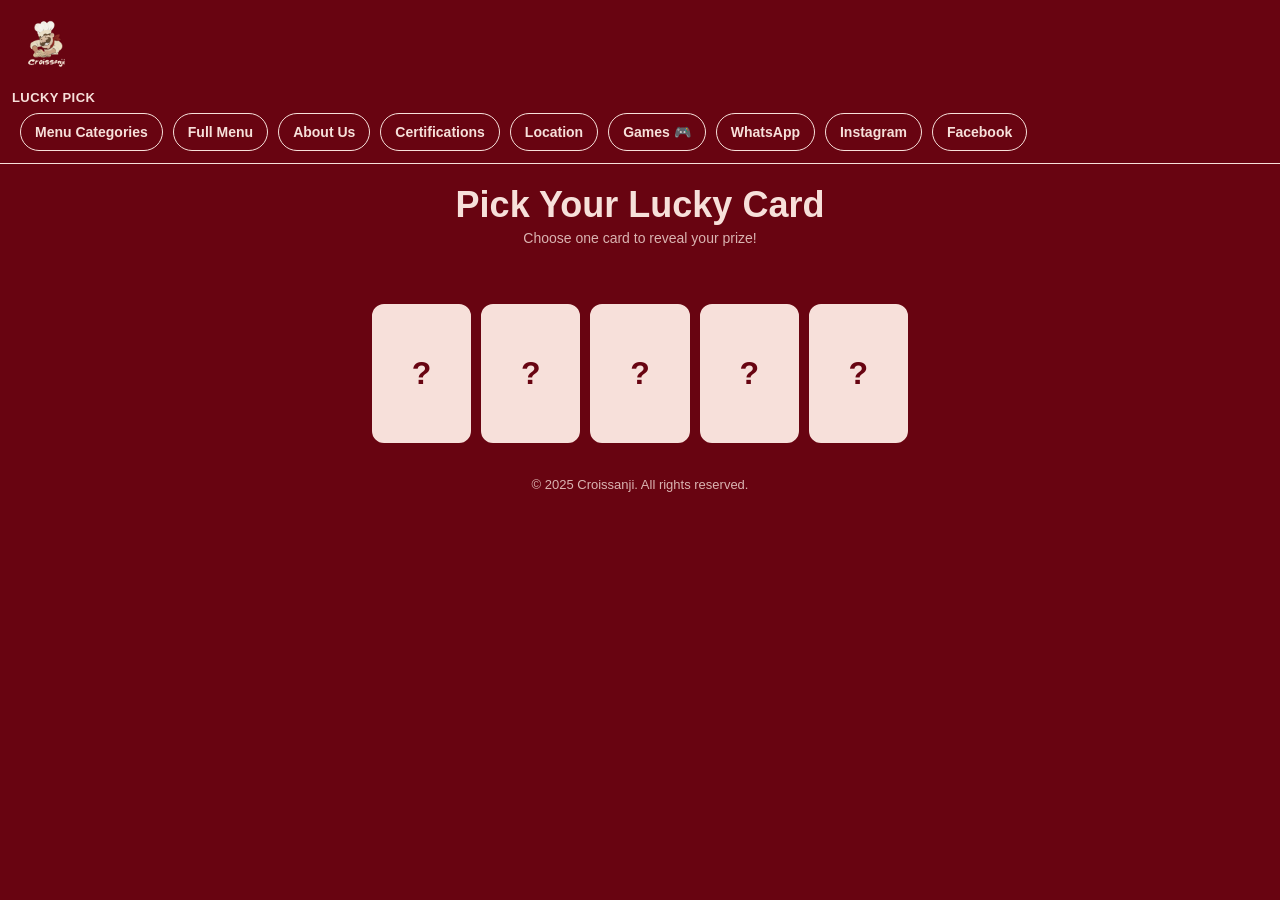
<file: game.html>
<!DOCTYPE html>
<html lang="en">
<head>
  <meta charset="UTF-8">
  <meta name="viewport" content="width=device-width, initial-scale=1.0">
  <title>Lucky Pick - Croissanji</title>
  <link rel="stylesheet" href="styles.css">
  <style>
    .game-wrap{max-width:560px;margin:20px auto;padding:0 12px;text-align:center}
    .game-wrap h2{font-family:Skincake,Poppins,sans-serif;margin-bottom:4px}
    .game-subtitle{color:var(--c-cream);opacity:.8;font-size:14px;margin-bottom:20px}
    .cards-grid{display:grid;grid-template-columns:repeat(5,1fr);gap:10px;margin-bottom:20px}
    @media(max-width:500px){.cards-grid{grid-template-columns:repeat(3,1fr)}}
    .flip-card{perspective:600px;cursor:pointer;-webkit-tap-highlight-color:transparent}
    .flip-card.revealed{pointer-events:none}
    .flip-card.dimmed{opacity:.45;pointer-events:none}
    .flip-inner{position:relative;width:100%;padding-top:140%;transition:transform .6s;transform-style:preserve-3d}
    .flip-card.revealed .flip-inner{transform:rotateY(180deg)}
    .flip-front,.flip-back{position:absolute;inset:0;border-radius:12px;backface-visibility:hidden;display:flex;align-items:center;justify-content:center;font-weight:800;border:2px solid var(--c-cream)}
    .flip-front{background:var(--c-cream);color:var(--c-darkred);font-size:32px}
    .flip-back{background:var(--c-deepgreen);color:var(--c-cream);transform:rotateY(180deg);flex-direction:column;padding:10px;text-align:center;font-size:13px;gap:4px}
    .flip-back .prize-icon{font-size:28px}
    .flip-back.loser{background:var(--c-darkred)}
    .game-msg{font-size:16px;font-weight:700;color:var(--c-cream);min-height:24px;margin-bottom:14px}
    .btn-replay{background:var(--c-deepgreen);color:var(--c-cream);border:none;border-radius:10px;padding:12px 24px;font-weight:800;font-size:14px;cursor:pointer;display:none;margin:0 auto}
  </style>
</head>
<body>
  <header>
    <div class="header-content">
      <img src="images/logocroissanji.png" alt="Croissanji Logo" class="logo">
      <button class="menu-toggle" data-menu-target="siteMenu" aria-label="Open menu">☰</button>
    </div>
    <p class="page-tag">Lucky Pick</p>
    <nav class="top-links" id="siteMenu">
      <a href="index.html">Menu Categories</a>
      <a href="code.html">Full Menu</a>
      <a href="about.html">About Us</a>
      <a href="certifications.html">Certifications</a>
      <a href="location.html">Location</a>
      <a href="games.html">Games 🎮</a>
      <a href="https://wa.me/96170673328" target="_blank" rel="noopener">WhatsApp</a>
      <a href="https://www.instagram.com/croissanji/" target="_blank" rel="noopener">Instagram</a>
      <a href="https://www.facebook.com/profile.php?id=100094430829983" target="_blank" rel="noopener">Facebook</a>
    </nav>
  </header>

  <div class="game-wrap">
    <h2>Pick Your Lucky Card</h2>
    <p class="game-subtitle">Choose one card to reveal your prize!</p>
    <div class="game-msg" id="gameMsg"></div>
    <div class="cards-grid" id="cardsGrid"></div>
    <button class="btn-replay" id="replayBtn">Play Again</button>
  </div>

  <footer>
    <p>&copy; 2025 Croissanji. All rights reserved.</p>
  </footer>

  <script>
  (function(){
    // Prizes are ONLY assigned at click-time, never stored in DOM
    const PRIZES = [
      { text:'Free Drink', icon:'🥤', win:true },
      { text:'10% Off Your Order', icon:'🎟️', win:true },
      { text:'Free Dessert', icon:'🍰', win:true },
    ];
    const LOSE = [
      { text:'Better luck next time!', icon:'😅', win:false },
      { text:'So close! Try again!', icon:'🤞', win:false },
    ];

    const grid = document.getElementById('cardsGrid');
    const msg = document.getElementById('gameMsg');
    const replayBtn = document.getElementById('replayBtn');
    let picked = false;

    function shuffle(arr){
      const a = arr.slice();
      for(let i = a.length - 1; i > 0; i--){
        const j = Math.floor(Math.random() * (i + 1));
        [a[i], a[j]] = [a[j], a[i]];
      }
      return a;
    }

    function buildRound(){
      picked = false;
      msg.textContent = '';
      replayBtn.style.display = 'none';
      grid.innerHTML = '';

      // Build pool: 3 winners + 2 losers, shuffled
      const pool = shuffle([...PRIZES, ...LOSE]);

      for(let i = 0; i < 5; i++){
        const card = document.createElement('div');
        card.className = 'flip-card';
        card.innerHTML = `
          <div class="flip-inner">
            <div class="flip-front">?</div>
            <div class="flip-back"><span class="prize-icon"></span><span class="prize-text"></span></div>
          </div>`;
        // No prize data in DOM — assigned on click
        card.addEventListener('click', function(){
          if(picked) return;
          picked = true;
          // Assign prize NOW on click via crypto random
          const freshPool = shuffle([...PRIZES, ...LOSE]);
          // Use crypto for extra randomness to pick index
          const bytes = new Uint32Array(1);
          crypto.getRandomValues(bytes);
          const chosenIdx = bytes[0] % freshPool.length;
          const result = freshPool[chosenIdx];

          // Reveal chosen card
          const back = card.querySelector('.flip-back');
          card.querySelector('.prize-icon').textContent = result.icon;
          card.querySelector('.prize-text').textContent = result.text;
          if(!result.win) back.classList.add('loser');
          card.classList.add('revealed');

          // Assign and reveal remaining cards after delay
          const remaining = freshPool.filter((_,idx) => idx !== chosenIdx);
          const shuffledRemaining = shuffle(remaining);
          const otherCards = Array.from(grid.children).filter(c => c !== card);

          setTimeout(() => {
            otherCards.forEach((c, idx) => {
              const r = shuffledRemaining[idx];
              const b = c.querySelector('.flip-back');
              c.querySelector('.prize-icon').textContent = r.icon;
              c.querySelector('.prize-text').textContent = r.text;
              if(!r.win) b.classList.add('loser');
              c.classList.add('revealed','dimmed');
            });
            msg.textContent = result.win ? '🎉 Congratulations! ' + result.text + '!' : result.text;
            replayBtn.style.display = 'inline-block';
          }, 800);
        });
        grid.appendChild(card);
      }
    }

    replayBtn.addEventListener('click', buildRound);

    // Hamburger menu toggle
    document.querySelector('.menu-toggle')?.addEventListener('click', function(){
      const nav = document.getElementById(this.dataset.menuTarget);
      if(nav) nav.classList.toggle('open');
    });

    buildRound();
  })();
  </script>
</body>
</html>
</file>
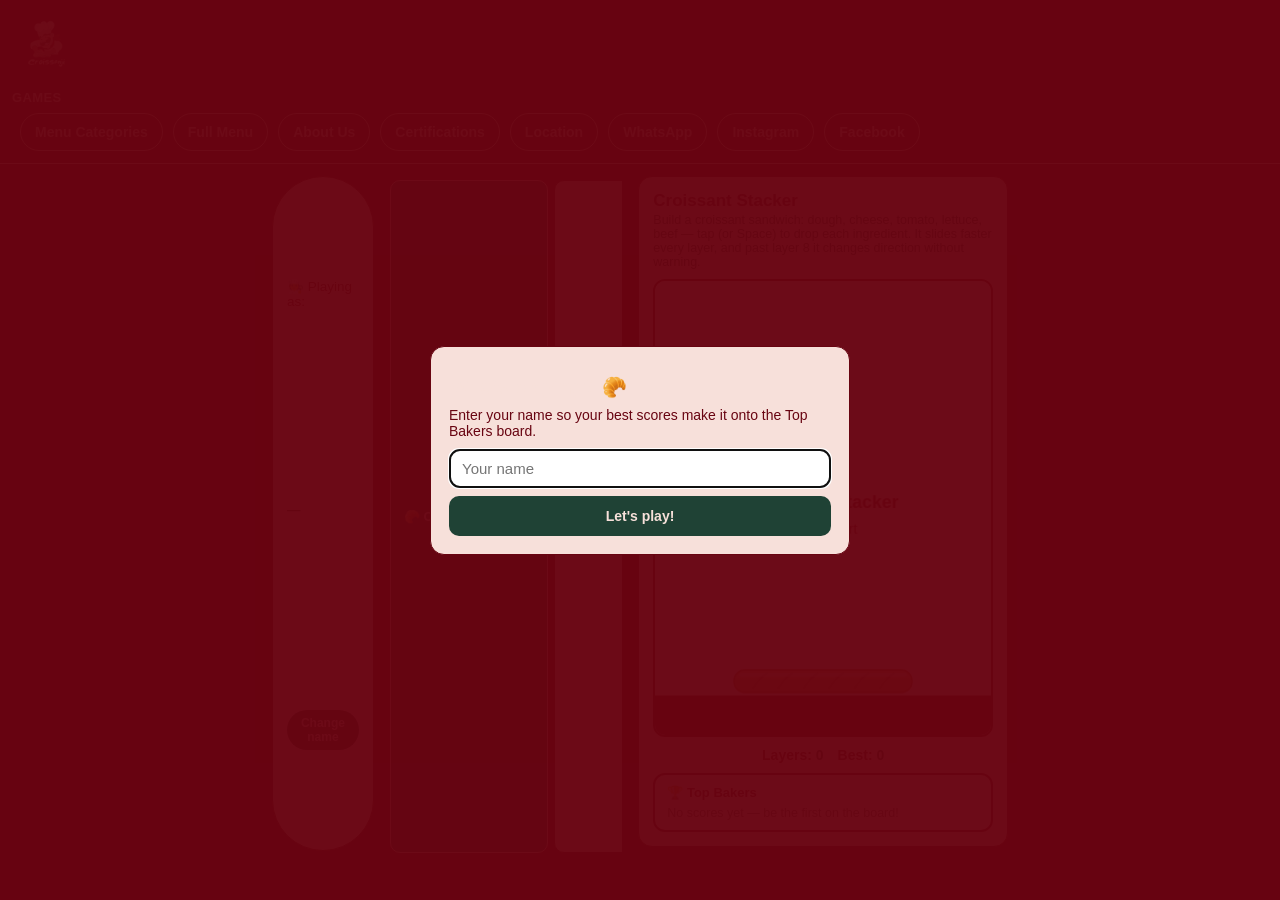
<file: games.html>
<!DOCTYPE html>
<html lang="en">
<head>
<meta charset="UTF-8">
<meta name="viewport" content="width=device-width, initial-scale=1.0, maximum-scale=1.0, user-scalable=no">
<title>Games - Croissanji</title>
<link rel="stylesheet" href="styles.css">
<style>
/* ── Games page ── */
.games-wrap{max-width:760px;margin:0 auto;padding:12px}
.player-bar{display:flex;align-items:center;gap:8px;background:var(--c-cream);color:var(--c-darkred);border:1px solid var(--c-darkred);border-radius:999px;padding:8px 14px;margin-bottom:12px;font-size:13.5px;flex-wrap:wrap}
.player-bar b{color:var(--c-deepgreen)}
.player-bar button{margin-left:auto;background:var(--c-deepgreen);color:var(--c-cream);border:none;border-radius:999px;padding:6px 12px;font-weight:700;font-size:12px;cursor:pointer;font-family:Poppins,sans-serif}
.name-form{display:flex;flex-direction:column;gap:8px;margin-top:10px}
.name-form input{border:1px solid var(--c-darkred);background:#fff;color:var(--c-darkred);border-radius:10px;padding:10px 12px;font-size:15px;font-family:Poppins,sans-serif}
.btn-primary{background:var(--c-deepgreen);color:var(--c-cream);border:none;border-radius:10px;padding:12px;font-weight:700;cursor:pointer;font-size:14px;font-family:Poppins,sans-serif}

.game-tabs{display:flex;gap:6px;overflow-x:auto;padding:4px 0 10px;scrollbar-width:none}
.game-tabs::-webkit-scrollbar{display:none}
.game-tabs button{flex-shrink:0;background:var(--c-cream);color:var(--c-darkred);border:1px solid var(--c-darkred);padding:8px 13px;border-radius:10px;font-weight:700;font-size:13px;cursor:pointer;font-family:Poppins,sans-serif;white-space:nowrap}
.game-tabs button.active{background:var(--c-deepgreen);color:var(--c-cream);border-color:var(--c-cream)}

.game-panel{display:none;background:var(--c-cream);color:var(--c-darkred);border-radius:14px;border:1px solid var(--c-darkred);padding:14px;margin-bottom:16px}
.game-panel.active{display:block}
.game-panel h3{font-size:17px;margin-bottom:2px}
.game-panel .how{font-size:12.5px;color:var(--c-deepgreen);margin-bottom:10px}
.game-stage{display:flex;flex-direction:column;align-items:center;gap:10px}
canvas.game-canvas{width:100%;max-width:380px;border-radius:12px;border:2px solid var(--c-darkred);background:#fdf3ee;touch-action:none;-webkit-user-select:none;user-select:none;-webkit-tap-highlight-color:transparent;cursor:pointer;display:block}
.game-hud{display:flex;gap:14px;font-weight:700;font-size:14px;flex-wrap:wrap;justify-content:center}
.game-hud span b{color:var(--c-deepgreen)}
button.btn-game{background:var(--c-deepgreen);color:var(--c-cream);border:none;border-radius:10px;padding:10px 18px;font-weight:700;font-size:14px;cursor:pointer;font-family:Poppins,sans-serif}

/* big touch-friendly game controls */
.btn-bigcontrol{width:100%;max-width:380px;background:var(--c-deepgreen);color:var(--c-cream);border:none;border-radius:14px;padding:18px;font-weight:800;font-size:18px;cursor:pointer;font-family:Poppins,sans-serif;touch-action:manipulation;-webkit-tap-highlight-color:transparent;-webkit-user-select:none;user-select:none}
.btn-bigcontrol:active{transform:scale(.97)}
.catch-slider{width:100%;max-width:380px;height:48px;-webkit-appearance:none;appearance:none;background:transparent;touch-action:none;cursor:grab}
.catch-slider::-webkit-slider-runnable-track{height:20px;background:#fff;border:2px solid var(--c-darkred);border-radius:999px}
.catch-slider::-webkit-slider-thumb{-webkit-appearance:none;appearance:none;width:48px;height:48px;margin-top:-16px;background:var(--c-deepgreen);border:3px solid var(--c-cream);border-radius:50%;box-shadow:0 2px 8px rgba(0,0,0,.3)}
.catch-slider::-moz-range-track{height:20px;background:#fff;border:2px solid var(--c-darkred);border-radius:999px}
.catch-slider::-moz-range-thumb{width:48px;height:48px;background:var(--c-deepgreen);border:3px solid var(--c-cream);border-radius:50%}

.leaderboard{width:100%;max-width:380px;background:#fff;border:2px solid var(--c-darkred);border-radius:12px;padding:10px 12px}
.leaderboard h4{font-size:13px;margin:0 0 6px;color:var(--c-darkred)}
.leaderboard ol{list-style:none;display:flex;flex-direction:column;gap:4px}
.leaderboard li{display:flex;justify-content:space-between;font-size:13px;gap:8px}
.leaderboard li .lb-name{overflow:hidden;text-overflow:ellipsis;white-space:nowrap;max-width:70%}
.leaderboard li b{color:var(--c-deepgreen)}
.leaderboard .lb-empty{font-size:12.5px;color:var(--c-deepgreen);opacity:.8}

.ticket{background:#fff;border:2px dashed var(--c-darkred);border-radius:10px;padding:10px 12px;width:100%;max-width:380px;font-size:14px}
.ticket b{font-size:15px}
.ticket .otimer{font-weight:800;color:#b3541e}
.ticket.good{background:#dff0df;border-color:var(--c-deepgreen)}
.ticket.bad{animation:shake .4s}
@keyframes shake{0%,100%{transform:translateX(0)}25%{transform:translateX(-6px)}50%{transform:translateX(6px)}75%{transform:translateX(-4px)}}
.food-tray{width:100%;max-width:380px;min-height:46px;background:#fff;border:2px solid #e8b04b;border-radius:999px;display:flex;align-items:center;justify-content:center;gap:4px;font-size:20px;padding:6px 14px;flex-wrap:wrap}
.ing-grid{display:grid;grid-template-columns:repeat(4,1fr);gap:6px;width:100%;max-width:380px}
.ing-grid button{background:#fff;border:1.5px solid var(--c-darkred);border-radius:10px;padding:7px 2px;font-size:12px;font-weight:600;cursor:pointer;font-family:Poppins,sans-serif;color:var(--c-darkred);line-height:1.3}
.ing-grid button .em{font-size:18px;display:block}
.ing-grid button.sel{background:var(--c-deepgreen);color:var(--c-cream);border-color:var(--c-deepgreen)}
.rush-row{display:flex;gap:10px;align-items:center;flex-wrap:wrap;justify-content:center}

.hints{width:100%;max-width:380px;display:flex;flex-direction:column;gap:6px}
.hints div{background:#fff;border-left:4px solid #e8b04b;border-radius:8px;padding:8px 10px;font-size:13.5px}
.choices{display:grid;grid-template-columns:1fr 1fr;gap:8px;width:100%;max-width:380px}
.choices button{background:#fff;border:1.5px solid var(--c-darkred);border-radius:10px;padding:10px 6px;font-weight:700;font-size:13px;cursor:pointer;font-family:Poppins,sans-serif;color:var(--c-darkred)}
.choices button:disabled{opacity:.35;cursor:default;text-decoration:line-through}
.choices button.right{background:var(--c-deepgreen);color:var(--c-cream);border-color:var(--c-deepgreen)}
</style>
</head>
<body>
  <div id="nameModal" class="modal-backdrop hidden">
    <div class="modal-card">
      <h2>Who's playing? 🥐</h2>
      <p>Enter your name so your best scores make it onto the Top Bakers board.</p>
      <div class="name-form">
        <input id="playerNameInput" type="text" maxlength="20" placeholder="Your name">
        <button id="playerNameSave" class="btn-primary">Let's play!</button>
      </div>
    </div>
  </div>

  <header>
    <div class="header-content">
      <img src="images/logocroissanji.png" alt="Croissanji Logo" class="logo">
      <button class="menu-toggle" data-menu-target="siteMenu" aria-label="Open menu">☰</button>
    </div>
    <p class="page-tag">Games</p>
    <nav class="top-links" id="siteMenu">
      <a href="index.html">Menu Categories</a>
      <a href="code.html">Full Menu</a>
      <a href="about.html">About Us</a>
      <a href="certifications.html">Certifications</a>
      <a href="location.html">Location</a>
      <a href="https://wa.me/96170673328" target="_blank" rel="noopener">WhatsApp</a>
      <a href="https://www.instagram.com/croissanji/" target="_blank" rel="noopener">Instagram</a>
      <a href="https://www.facebook.com/profile.php?id=100094430829983" target="_blank" rel="noopener">Facebook</a>
    </nav>
  </header>

  <main class="games-wrap">
    <div class="player-bar">
      🧑‍🍳 Playing as: <b id="playerNameLabel">—</b>
      <button id="playerNameChange">Change name</button>
    </div>

    <nav class="game-tabs" id="gameTabs">
      <button data-game="stacker" class="active">🥐 Croissant Stacker</button>
      <button data-game="flip">🧈 Flaky Flip</button>
      <button data-game="rush">🧾 Order Rush</button>
      <button data-game="catch">🧺 Croissant Catch</button>
      <button data-game="guess">❓ Guess the Filling</button>
    </nav>

    <!-- 1. STACKER -->
    <section class="game-panel active" id="panel-stacker">
      <h3>Croissant Stacker</h3>
      <p class="how">Build a croissant sandwich: dough, cheese, tomato, lettuce, beef — tap (or Space) to drop each ingredient. It slides faster every layer, and past layer 8 it changes direction without warning.</p>
      <div class="game-stage">
        <canvas class="game-canvas" id="cv-stacker" width="340" height="460"></canvas>
        <div class="game-hud"><span>Layers: <b id="stacker-score">0</b></span><span>Best: <b id="stacker-best">0</b></span></div>
        <div class="leaderboard" id="lb-stacker"></div>
      </div>
    </section>

    <!-- 2. FLAKY FLIP -->
    <section class="game-panel" id="panel-flip">
      <h3>Flaky Flip</h3>
      <p class="how">Press the big FLAP button (or Space) to keep the croissant flying. The rolling pins come faster and the gaps get tighter as your score climbs. Butter 🧈 = +2.</p>
      <div class="game-stage">
        <canvas class="game-canvas" id="cv-flip" width="340" height="460"></canvas>
        <button class="btn-bigcontrol" id="flip-flap">🪽 TAP TO FLAP</button>
        <div class="game-hud"><span>Score: <b id="flip-score">0</b></span><span>Best: <b id="flip-best">0</b></span></div>
        <div class="leaderboard" id="lb-flip"></div>
      </div>
    </section>

    <!-- 3. ORDER RUSH -->
    <section class="game-panel" id="panel-rush">
      <h3>Order Rush</h3>
      <p class="how">Real Croissanji orders, 60 seconds on the shift clock — each order has its own shrinking timer and the shelf reshuffles after every serve. Serve fast for a bonus.</p>
      <div class="game-stage">
        <div class="ticket" id="rush-ticket"><b>Press Start</b><br>Orders come from the real menu.</div>
        <div class="food-tray" id="rush-tray">🥐 &nbsp; … &nbsp; 🥐</div>
        <div class="ing-grid" id="rush-grid"></div>
        <div class="rush-row">
          <button class="btn-game" id="rush-start">Start</button>
          <button class="btn-game" id="rush-serve" style="display:none">Serve ✅</button>
          <div class="game-hud"><span>⏱ <b id="rush-time">60</b>s</span><span>Score: <b id="rush-score">0</b></span></div>
        </div>
        <div class="leaderboard" id="lb-rush"></div>
      </div>
    </section>

    <!-- 4. CATCH -->
    <section class="game-panel" id="panel-catch">
      <h3>Croissant Catch</h3>
      <p class="how">Slide the big handle below to move the basket (arrow keys work too). 🥐 +1, 🧈 +3, 🔥 costs a life. The oven bakes faster, items drift sideways, more come out burnt. 3 lives.</p>
      <div class="game-stage">
        <canvas class="game-canvas" id="cv-catch" width="340" height="460"></canvas>
        <input type="range" class="catch-slider" id="catch-slider" min="30" max="310" step="1" value="170" aria-label="Move the basket">
        <button class="btn-bigcontrol" id="catch-start">▶ Start</button>
        <div class="game-hud"><span>Score: <b id="catch-score">0</b></span><span>Lives: <b id="catch-lives">3</b></span><span>Best: <b id="catch-best">0</b></span></div>
        <div class="leaderboard" id="lb-catch"></div>
      </div>
    </section>

    <!-- 5. GUESS -->
    <section class="game-panel" id="panel-guess">
      <h3>Guess the Filling</h3>
      <p class="how">A mystery menu item, revealed hint by hint — every round has a countdown that shrinks each round. Guess early for more points. 5 rounds.</p>
      <div class="game-stage">
        <div class="hints" id="guess-hints"><div>Press Start to open the first mystery croissant.</div></div>
        <div class="choices" id="guess-choices"></div>
        <div class="rush-row">
          <button class="btn-game" id="guess-start">Start</button>
          <button class="btn-game" id="guess-hint" style="display:none">Extra hint 🔍</button>
          <div class="game-hud"><span>Round: <b id="guess-round">–</b></span><span>⏱ <b id="guess-time">–</b>s</span><span>Score: <b id="guess-score">0</b></span></div>
        </div>
        <div class="leaderboard" id="lb-guess"></div>
      </div>
    </section>
  </main>

  <button class="back-to-top" aria-label="Back to top">&#8593;</button>
  <script src="ui.js"></script>
<script>
(function(){
"use strict";

/* ═══════════ Player name + leaderboards ═══════════ */
var NAME_KEY = "croissanji_player_name";
var nameModal = document.getElementById("nameModal"),
    nameInput = document.getElementById("playerNameInput"),
    nameSave = document.getElementById("playerNameSave"),
    nameLabel = document.getElementById("playerNameLabel"),
    nameChange = document.getElementById("playerNameChange");

function playerName(){ return (localStorage.getItem(NAME_KEY)||"").trim(); }
function openNameModal(){
  nameInput.value = playerName();
  nameModal.classList.remove("hidden");
  setTimeout(function(){ nameInput.focus(); }, 50);
}
function saveName(){
  var v = (nameInput.value||"").trim();
  if(!v){ nameInput.focus(); nameInput.placeholder = "Please type a name first 🙂"; return; }
  localStorage.setItem(NAME_KEY, v.slice(0,20));
  nameLabel.textContent = playerName();
  nameModal.classList.add("hidden");
}
nameSave.addEventListener("click", saveName);
nameInput.addEventListener("keydown", function(e){ if(e.key==="Enter") saveName(); });
nameChange.addEventListener("click", openNameModal);
if(playerName()){ nameLabel.textContent = playerName(); } else { openNameModal(); }

/* every game calls this before starting */
function requireName(){
  if(playerName()) return true;
  openNameModal();
  return false;
}

var LB_LABELS = {stacker:"layers", flip:"points", rush:"points", catch:"points", guess:"/ 20"};
function lbKey(g){ return "croissanji_lb_"+g; }
function loadLB(g){
  try{ var a = JSON.parse(localStorage.getItem(lbKey(g))||"[]"); return Array.isArray(a)?a:[]; }
  catch(_){ return []; }
}
function submitScore(g, score){
  if(!score || score<=0) return;
  var name = playerName() || "Guest";
  var arr = loadLB(g);
  var found = null;
  arr.forEach(function(e){ if(e.name.toLowerCase()===name.toLowerCase()) found = e; });
  if(found){ if(score>found.score) found.score = score; }
  else { arr.push({name:name, score:score}); }
  arr.sort(function(a,b){ return b.score-a.score; });
  arr = arr.slice(0,3);
  localStorage.setItem(lbKey(g), JSON.stringify(arr));
  renderLB(g);
}
var MEDALS = ["🥇","🥈","🥉"];
function renderLB(g){
  var box = document.getElementById("lb-"+g);
  if(!box) return;
  var arr = loadLB(g);
  var html = "<h4>🏆 Top Bakers</h4>";
  if(!arr.length){
    html += '<div class="lb-empty">No scores yet — be the first on the board!</div>';
  } else {
    html += "<ol>" + arr.map(function(e,i){
      return '<li><span class="lb-name">'+MEDALS[i]+" "+escapeHtml(e.name)+'</span><b>'+e.score+" "+LB_LABELS[g]+"</b></li>";
    }).join("") + "</ol>";
  }
  box.innerHTML = html;
}
function escapeHtml(s){
  return String(s).replace(/[&<>"']/g, function(c){
    return {"&":"&amp;","<":"&lt;",">":"&gt;",'"':"&quot;","'":"&#39;"}[c];
  });
}
["stacker","flip","rush","catch","guess"].forEach(renderLB);

/* ═══════════ Tabs ═══════════ */
var activeGame = "stacker";
var stops = {};
document.getElementById("gameTabs").addEventListener("click", function(e){
  var btn = e.target.closest("button[data-game]");
  if(!btn) return;
  var id = btn.dataset.game;
  if(id === activeGame) return;
  if(stops[activeGame]) stops[activeGame]();
  activeGame = id;
  document.querySelectorAll("#gameTabs button").forEach(function(b){ b.classList.toggle("active", b===btn); });
  document.querySelectorAll(".game-panel").forEach(function(p){ p.classList.toggle("active", p.id === "panel-"+id); });
});

/* stop mobile double-tap zoom + page scrolling while touching a game canvas */
document.querySelectorAll("canvas.game-canvas").forEach(function(cv){
  ["touchstart","touchmove","touchend"].forEach(function(ev){
    cv.addEventListener(ev, function(e){ e.preventDefault(); }, {passive:false});
  });
});
/* iOS pinch-zoom prevention */
document.addEventListener("gesturestart", function(e){ e.preventDefault(); });

/* big control buttons: react instantly on touch, never trigger zoom or ghost clicks */
function bindBigButton(btn, fn){
  btn.addEventListener("touchstart", function(e){ e.preventDefault(); fn(); }, {passive:false});
  btn.addEventListener("touchend", function(e){ e.preventDefault(); }, {passive:false});
  btn.addEventListener("dblclick", function(e){ e.preventDefault(); });
  btn.addEventListener("pointerdown", function(e){ if(e.pointerType !== "touch") fn(); });
}

function bestKey(g){ return "croissanji-best-"+g; }
function getBest(g){ return parseInt(localStorage.getItem(bestKey(g))||"0",10); }
function setBest(g,v){ if(v>getBest(g)){ localStorage.setItem(bestKey(g), String(v)); } }

function roundRect(ctx,x,y,w,h,r){
  if(w<2*r) r=w/2; if(h<2*r) r=h/2;
  ctx.beginPath();
  ctx.moveTo(x+r,y);
  ctx.arcTo(x+w,y,x+w,y+h,r);
  ctx.arcTo(x+w,y+h,x,y+h,r);
  ctx.arcTo(x,y+h,x,y,r);
  ctx.arcTo(x,y,x+w,y,r);
  ctx.closePath();
}

/* ═══════════ 1. CROISSANT STACKER ═══════════ */
(function(){
  var cv = document.getElementById("cv-stacker"), ctx = cv.getContext("2d");
  var W = cv.width, H = cv.height, LH = 26;
  var state = "idle", stack, cur, dir, speed, overAt = 0;
  var elScore = document.getElementById("stacker-score"), elBest = document.getElementById("stacker-best");
  elBest.textContent = getBest("stacker");

  function drawDough(x,y,w){
    var g = ctx.createLinearGradient(0,y,0,y+LH);
    g.addColorStop(0,"#f2c169"); g.addColorStop(1,"#c98a2e");
    ctx.fillStyle = g;
    roundRect(ctx,x,y,w,LH-3,11); ctx.fill();
    ctx.strokeStyle="#a86c1d"; ctx.lineWidth=1.5; ctx.stroke();
    ctx.strokeStyle="rgba(150,95,25,.6)"; ctx.lineWidth=2;
    var n = Math.max(2, Math.floor(w/30));
    for(var k=1;k<=n;k++){
      var rx = x + (w/(n+1))*k;
      ctx.beginPath();
      ctx.moveTo(rx-7, y+LH-7);
      ctx.quadraticCurveTo(rx+1, y+LH/2-6, rx+8, y+3);
      ctx.stroke();
    }
    ctx.fillStyle="rgba(255,248,230,.4)";
    roundRect(ctx, x+5, y+3, Math.max(8,w-10), 4, 2); ctx.fill();
  }
  function drawCheese(x,y,w){
    ctx.fillStyle="#f4c430";
    roundRect(ctx,x,y+1,w,LH-9,4); ctx.fill();
    ctx.strokeStyle="#c79412"; ctx.lineWidth=1.2;
    roundRect(ctx,x,y+1,w,LH-9,4); ctx.stroke();
    var n = Math.max(2, Math.floor(w/38));
    ctx.fillStyle="#f4c430";
    for(var k=0;k<n;k++){
      var t = n>1 ? k/(n-1) : 0.5;
      var dx = x + 8 + (w-24)*t;
      roundRect(ctx, dx, y+LH-12, 9, 10, 4.5); ctx.fill();
    }
  }
  function drawTomato(x,y,w){
    ctx.fillStyle="#d0493c";
    roundRect(ctx,x,y+2,w,LH-7,9); ctx.fill();
    ctx.strokeStyle="#a33328"; ctx.lineWidth=1.2;
    roundRect(ctx,x,y+2,w,LH-7,9); ctx.stroke();
    var n = Math.max(1, Math.floor(w/50));
    ctx.fillStyle="#e2705f";
    for(var k=0;k<n;k++){
      var t = n>1 ? k/(n-1) : 0.5;
      var cx = x + 24 + (w-48)*t;
      ctx.beginPath();
      ctx.ellipse(cx, y+LH/2-1, 13, 5.5, 0, 0, Math.PI*2);
      ctx.fill();
    }
  }
  function drawLettuce(x,y,w){
    var bumps = Math.max(3, Math.round(w/22));
    ctx.fillStyle="#7fae6e";
    ctx.beginPath();
    ctx.moveTo(x, y+9);
    for(var k=0;k<bumps;k++){
      var x1 = x+(w/bumps)*k, x2 = x+(w/bumps)*(k+1);
      ctx.quadraticCurveTo((x1+x2)/2, y-3, x2, y+9);
    }
    ctx.lineTo(x+w, y+LH-6);
    for(k=bumps;k>0;k--){
      x1 = x+(w/bumps)*k; x2 = x+(w/bumps)*(k-1);
      ctx.quadraticCurveTo((x1+x2)/2, y+LH+2, x2, y+LH-6);
    }
    ctx.closePath();
    ctx.fill();
    ctx.strokeStyle="#5d8b4f"; ctx.lineWidth=1.3; ctx.stroke();
  }
  function drawPatty(x,y,w){
    ctx.fillStyle="#7a4a21";
    roundRect(ctx,x,y+1,w,LH-6,10); ctx.fill();
    ctx.strokeStyle="#54300f"; ctx.lineWidth=1.3;
    roundRect(ctx,x,y+1,w,LH-6,10); ctx.stroke();
    ctx.fillStyle="rgba(60,33,12,.55)";
    for(var k=0;k<Math.floor(w/12);k++){
      var dx = x+6+((k*23)%(Math.max(10,w-12)));
      var dy = y+6+((k*11)%(LH-14));
      ctx.beginPath(); ctx.arc(dx,dy,1.8,0,Math.PI*2); ctx.fill();
    }
  }
  var PAINTERS = [drawDough, drawCheese, drawTomato, drawLettuce, drawPatty];
  function drawLayer(x,y,w,type){ PAINTERS[type](x,y,w); }

  function reset(){
    stack = [{x:(W-180)/2, w:180, t:0}];
    newLayer();
    elScore.textContent = "0";
  }
  function newLayer(){
    var i = stack.length;
    cur = {x:0, w:stack[i-1].w, t:i%PAINTERS.length};
    dir = 1;
    speed = 2.2 + Math.min(6.5, i*0.28);
  }
  function cameraY(){ return Math.max(0, stack.length*LH - 300); }
  function layerY(i){ return H - 40 - (i+1)*LH + cameraY(); }

  function draw(){
    ctx.clearRect(0,0,W,H);
    ctx.fillStyle = "#fdf3ee"; ctx.fillRect(0,0,W,H);
    ctx.fillStyle = "#680411"; ctx.fillRect(0, H-40+cameraY(), W, 340);
    for(var i=0;i<stack.length;i++){
      drawLayer(stack[i].x, layerY(i), stack[i].w, stack[i].t);
    }
    if(state==="play"){
      drawLayer(cur.x, layerY(stack.length), cur.w, cur.t);
    }
    ctx.fillStyle = "#680411";
    ctx.textAlign = "center";
    if(state==="idle"){
      ctx.font = "48px serif"; ctx.fillText("🥐", W/2, H/2-40);
      ctx.font = "700 18px Poppins,sans-serif"; ctx.fillText("Croissant Stacker", W/2, H/2);
      ctx.font = "14px Poppins,sans-serif"; ctx.fillText("Tap to start", W/2, H/2+26);
    } else if(state==="over"){
      ctx.fillStyle = "rgba(104,4,17,.85)"; ctx.fillRect(0,H/2-70,W,120);
      ctx.fillStyle = "#f7e0da";
      ctx.font = "700 20px Poppins,sans-serif"; ctx.fillText("Squashed! "+(stack.length-1)+" layers", W/2, H/2-24);
      ctx.font = "14px Poppins,sans-serif"; ctx.fillText("Tap to rebuild", W/2, H/2+6);
    }
  }
  function tick(){
    if(state==="play"){
      cur.x += dir*speed;
      if(cur.x<0){cur.x=0;dir=1}
      if(cur.x+cur.w>W){cur.x=W-cur.w;dir=-1}
      if(stack.length>=9 && Math.random()<0.009) dir *= -1;
    }
    draw();
    requestAnimationFrame(tick);
  }
  function drop(){
    var prev = stack[stack.length-1];
    var left = Math.max(prev.x, cur.x), right = Math.min(prev.x+prev.w, cur.x+cur.w);
    var overlap = right-left;
    if(overlap<=6){
      state = "over"; overAt = Date.now();
      var sc = stack.length-1;
      setBest("stacker", sc); elBest.textContent = getBest("stacker");
      submitScore("stacker", sc);
      return;
    }
    stack.push({x:left, w:overlap, t:cur.t});
    elScore.textContent = String(stack.length-1);
    newLayer();
  }
  function action(){
    if(state==="idle"){ if(!requireName()) return; reset(); state="play"; }
    else if(state==="play"){ drop(); }
    else if(state==="over" && Date.now()-overAt>500){ reset(); state="play"; }
  }
  cv.addEventListener("pointerdown", function(e){ e.preventDefault(); action(); });
  document.addEventListener("keydown", function(e){
    if(activeGame!=="stacker") return;
    if(e.code==="Space"){ e.preventDefault(); action(); }
  });
  stops.stacker = function(){};
  reset(); state="idle"; tick();
})();

/* ═══════════ 2. FLAKY FLIP ═══════════ */
(function(){
  var cv = document.getElementById("cv-flip"), ctx = cv.getContext("2d");
  var W = cv.width, H = cv.height;
  var state = "idle", y, vy, pins, butters, score, overAt = 0, nextSpawn;
  var elScore = document.getElementById("flip-score"), elBest = document.getElementById("flip-best");
  elBest.textContent = getBest("flip");

  function pinSpeed(){ return 2.4 + Math.min(2.6, score*0.08); }
  function gapH(){ return Math.max(112, 160 - score*3); }
  function spawnEvery(){ return Math.max(58, 95 - score*2); }

  function reset(){
    y = H/2; vy = 0; pins = []; butters = []; score = 0; nextSpawn = 40;
    elScore.textContent = "0";
  }
  function spawn(){
    var gh = gapH(), gy = 60 + Math.random()*(H-120-gh);
    pins.push({x:W, gy:gy, gh:gh, w:52, passed:false});
    if(pins.length%2===0) butters.push({x:W+26, y:gy+gh/2, got:false});
  }
  function drawPin(p){
    ctx.fillStyle = "#8a5a2b";
    roundRect(ctx,p.x,-10,p.w,p.gy+10,10); ctx.fill();
    roundRect(ctx,p.x,p.gy+p.gh,p.w,H-(p.gy+p.gh)+10,10); ctx.fill();
    ctx.fillStyle = "#6b431d";
    ctx.fillRect(p.x+p.w/2-5, p.gy-16, 10, 16);
    ctx.fillRect(p.x+p.w/2-5, p.gy+p.gh, 10, 16);
  }
  function draw(){
    ctx.fillStyle = "#fdf3ee"; ctx.fillRect(0,0,W,H);
    ctx.fillStyle = "rgba(232,176,75,.25)"; ctx.fillRect(0,H-14,W,14);
    pins.forEach(drawPin);
    ctx.font = "26px serif"; ctx.textAlign="center";
    butters.forEach(function(b){ if(!b.got) ctx.fillText("🧈", b.x, b.y+9); });
    ctx.save();
    ctx.translate(70, y);
    ctx.rotate(Math.max(-0.5, Math.min(0.8, vy/12)));
    ctx.font = "34px serif";
    ctx.fillText("🥐", 0, 12);
    ctx.restore();
    ctx.fillStyle = "#680411"; ctx.textAlign = "center";
    if(state==="idle"){
      ctx.font = "700 18px Poppins,sans-serif"; ctx.fillText("Flaky Flip", W/2, H/2-60);
      ctx.font = "14px Poppins,sans-serif"; ctx.fillText("Tap to flap", W/2, H/2-36);
    } else if(state==="over"){
      ctx.fillStyle = "rgba(104,4,17,.85)"; ctx.fillRect(0,H/2-70,W,120);
      ctx.fillStyle = "#f7e0da";
      ctx.font = "700 20px Poppins,sans-serif"; ctx.fillText("Crumbled! Score "+score, W/2, H/2-24);
      ctx.font = "14px Poppins,sans-serif"; ctx.fillText("Tap to bake again", W/2, H/2+6);
    }
  }
  function tick(){
    if(state==="play"){
      vy += 0.42; y += vy;
      nextSpawn--;
      if(nextSpawn<=0){ spawn(); nextSpawn = spawnEvery(); }
      var sp = pinSpeed();
      pins.forEach(function(p){
        p.x -= sp;
        if(!p.passed && p.x+p.w < 70){ p.passed = true; score++; elScore.textContent = score; }
        if(70+15 > p.x && 70-15 < p.x+p.w){
          if(y-13 < p.gy || y+13 > p.gy+p.gh) gameOver();
        }
      });
      butters.forEach(function(b){
        b.x -= sp;
        if(!b.got && Math.abs(b.x-70)<22 && Math.abs(b.y-y)<24){ b.got=true; score+=2; elScore.textContent=score; }
      });
      pins = pins.filter(function(p){return p.x>-80});
      butters = butters.filter(function(b){return b.x>-40});
      if(y>H-8 || y<0) gameOver();
    }
    draw();
    requestAnimationFrame(tick);
  }
  function gameOver(){
    if(state!=="play") return;
    state = "over"; overAt = Date.now();
    setBest("flip", score); elBest.textContent = getBest("flip");
    submitScore("flip", score);
  }
  function action(){
    if(state==="idle"){ if(!requireName()) return; reset(); state="play"; vy=-7; }
    else if(state==="play"){ vy = -7; }
    else if(state==="over" && Date.now()-overAt>500){ reset(); state="play"; vy=-7; }
  }
  cv.addEventListener("pointerdown", function(e){ e.preventDefault(); action(); });
  bindBigButton(document.getElementById("flip-flap"), action);
  document.addEventListener("keydown", function(e){
    if(activeGame!=="flip") return;
    if(e.code==="Space"){ e.preventDefault(); action(); }
  });
  stops.flip = function(){ gameOver(); };
  reset(); tick();
})();

/* ═══════════ 3. ORDER RUSH ═══════════ */
(function(){
  var ING = [
    {n:"Turkey",e:"🦃"},{n:"Beef",e:"🥩"},{n:"Chicken",e:"🍗"},{n:"Mozzarella",e:"🧀"},
    {n:"Cheddar",e:"🧀"},{n:"Lettuce",e:"🥬"},{n:"Tomato",e:"🍅"},{n:"Onions",e:"🧅"},
    {n:"Mushroom",e:"🍄"},{n:"Pickles",e:"🥒"},{n:"Chips",e:"🍟"},{n:"Nutella",e:"🍫"}
  ];
  var ORDERS = [
    {name:"Pepito", ings:["Turkey","Mozzarella","Chips","Lettuce"]},
    {name:"Philadelphia", ings:["Beef","Onions","Mushroom","Mozzarella"]},
    {name:"Cheesy Spicy Beef", ings:["Beef","Cheddar","Onions","Mushroom"]},
    {name:"Crispy Tawook", ings:["Chicken","Pickles","Chips"]},
    {name:"Nutella Croissant", ings:["Nutella"]},
    {name:"Cheese Lover", ings:["Mozzarella","Cheddar","Tomato"]}
  ];
  var ticket = document.getElementById("rush-ticket"),
      tray = document.getElementById("rush-tray"),
      grid = document.getElementById("rush-grid"),
      btnStart = document.getElementById("rush-start"),
      btnServe = document.getElementById("rush-serve"),
      elTime = document.getElementById("rush-time"),
      elScore = document.getElementById("rush-score");
  var playing=false, time=60, score=0, order=null, selected=[], timer=null, orderLeft=0, ordersDone=0;

  ING.forEach(function(ing){
    var b = document.createElement("button");
    b.innerHTML = '<span class="em">'+ing.e+'</span>'+ing.n;
    b.addEventListener("click", function(){
      if(!playing) return;
      var i = selected.indexOf(ing.n);
      if(i>=0){ selected.splice(i,1); b.classList.remove("sel"); }
      else { selected.push(ing.n); b.classList.add("sel"); }
      renderTray();
    });
    b.dataset.n = ing.n;
    grid.appendChild(b);
  });
  function shuffleGrid(){
    var btns = [].slice.call(grid.children);
    btns.sort(function(){return Math.random()-0.5});
    btns.forEach(function(b){ grid.appendChild(b); });
  }
  function emoji(n){ var f=ING.filter(function(i){return i.n===n})[0]; return f?f.e:"❔"; }
  function renderTray(){
    tray.innerHTML = "🥐&nbsp;" + (selected.length ? selected.map(emoji).join(" ") : "…") + "&nbsp;🥐";
  }
  function renderTicket(){
    ticket.innerHTML = "<b>Order: "+order.name+"</b><br>"+order.ings.join(", ")+
      '<br><span class="otimer">⏳ '+orderLeft+"s on this order</span>";
  }
  function newOrder(){
    var prev = order;
    do { order = ORDERS[Math.floor(Math.random()*ORDERS.length)]; } while(ORDERS.length>1 && order===prev);
    orderLeft = Math.max(6, 13 - ordersDone);
    ticket.classList.remove("good","bad");
    renderTicket();
    selected = [];
    grid.querySelectorAll("button").forEach(function(b){ b.classList.remove("sel"); });
    renderTray();
  }
  function penalize(){
    score = Math.max(0, score-2); elScore.textContent = score;
    ticket.classList.remove("bad");
    void ticket.offsetWidth;
    ticket.classList.add("bad");
  }
  function endGame(){
    playing = false; clearInterval(timer); timer = null;
    btnServe.style.display = "none"; btnStart.style.display = "";
    btnStart.textContent = "Play again";
    ticket.classList.remove("good","bad");
    ticket.innerHTML = "<b>Shift over! Final score: "+score+"</b><br>"+(score>=50?"Head chef material 👨‍🍳":"The croissants forgive you. Try again!");
    submitScore("rush", score);
  }
  btnStart.addEventListener("click", function(){
    if(!requireName()) return;
    playing = true; time = 60; score = 0; ordersDone = 0;
    elTime.textContent = time; elScore.textContent = score;
    btnStart.style.display = "none"; btnServe.style.display = "";
    newOrder();
    timer = setInterval(function(){
      time--; elTime.textContent = time;
      orderLeft--;
      if(orderLeft<=0 && playing){
        penalize();
        newOrder();
      } else if(playing && order){
        var t = ticket.querySelector(".otimer");
        if(t) t.textContent = "⏳ "+orderLeft+"s on this order";
      }
      if(time<=0) endGame();
    },1000);
  });
  btnServe.addEventListener("click", function(){
    if(!playing || !order) return;
    var want = order.ings.slice().sort().join("|");
    var got = selected.slice().sort().join("|");
    if(want===got){
      var bonus = orderLeft;
      score += 10 + bonus; elScore.textContent = score;
      ordersDone++;
      ticket.classList.remove("bad"); ticket.classList.add("good");
      ticket.innerHTML = "<b>Served! +10 and +"+bonus+" speed bonus</b>";
      shuffleGrid();
      setTimeout(function(){ if(playing) newOrder(); }, 500);
    } else {
      penalize();
    }
  });
  stops.rush = function(){ if(playing) endGame(); };
})();

/* ═══════════ 4. CROISSANT CATCH ═══════════ */
(function(){
  var cv = document.getElementById("cv-catch"), ctx = cv.getContext("2d");
  var W = cv.width, H = cv.height;
  var state="idle", bx, items, frame, score, lives, overAt=0, keys={}, nextSpawn;
  var elScore=document.getElementById("catch-score"), elLives=document.getElementById("catch-lives"), elBest=document.getElementById("catch-best");
  elBest.textContent = getBest("catch");

  var slider = document.getElementById("catch-slider");
  var startBtn = document.getElementById("catch-start");
  function reset(){
    bx = W/2; items=[]; frame=0; score=0; lives=3; nextSpawn=30;
    elScore.textContent="0"; elLives.textContent="3";
    if(slider) slider.value = String(Math.round(bx));
  }
  function spawnEvery(){ return Math.max(16, 52 - Math.floor(frame/200)*3); }
  function burntProb(){ return Math.min(0.38, 0.2 + frame/5000); }
  function spawn(){
    var r = Math.random(), type;
    var bp = burntProb();
    if(r < bp) type="burnt"; else if(r < bp+0.18) type="butter"; else type="croissant";
    var it = {x:30+Math.random()*(W-60), y:-20, type:type,
              vy:1.9 + Math.min(3.2, frame/450) + score*0.015, vx:0};
    if(frame>900) it.vx = (Math.random()-0.5)*2.2;
    items.push(it);
  }
  function draw(){
    ctx.fillStyle="#fdf3ee"; ctx.fillRect(0,0,W,H);
    ctx.fillStyle="#680411"; ctx.fillRect(0,0,W,26);
    ctx.fillStyle="#f7e0da"; ctx.font="700 12px Poppins,sans-serif"; ctx.textAlign="center";
    ctx.fillText("— THE OVEN —", W/2, 17);
    ctx.font="24px serif";
    items.forEach(function(it){
      ctx.fillText(it.type==="croissant"?"🥐":it.type==="butter"?"🧈":"🔥", it.x, it.y);
    });
    ctx.font="38px serif";
    ctx.fillText("🧺", bx, H-16);
    ctx.fillStyle="#680411";
    if(state==="idle"){
      ctx.font="700 18px Poppins,sans-serif"; ctx.fillText("Croissant Catch", W/2, H/2-20);
      ctx.font="14px Poppins,sans-serif"; ctx.fillText("Tap to start · move with finger / arrows", W/2, H/2+6);
    } else if(state==="over"){
      ctx.fillStyle="rgba(104,4,17,.85)"; ctx.fillRect(0,H/2-70,W,120);
      ctx.fillStyle="#f7e0da";
      ctx.font="700 20px Poppins,sans-serif"; ctx.fillText("Basket's full of ash! "+score, W/2, H/2-24);
      ctx.font="14px Poppins,sans-serif"; ctx.fillText("Tap to try again", W/2, H/2+6);
    }
  }
  function tick(){
    if(state==="play"){
      frame++;
      if(keys.ArrowLeft) bx-=5.5;
      if(keys.ArrowRight) bx+=5.5;
      bx = Math.max(30, Math.min(W-30, bx));
      if(keys.ArrowLeft || keys.ArrowRight) slider.value = String(Math.round(bx));
      nextSpawn--;
      if(nextSpawn<=0){ spawn(); nextSpawn = spawnEvery(); }
      items.forEach(function(it){
        it.y += it.vy;
        it.x += it.vx;
        if(it.x<20||it.x>W-20) it.vx*=-1;
        if(!it.done && it.y > H-40 && it.y < H-4 && Math.abs(it.x-bx) < 42){
          it.done = true;
          if(it.type==="croissant"){ score+=1; }
          else if(it.type==="butter"){ score+=3; }
          else { lives--; elLives.textContent=lives; if(lives<=0){ gameOver(); } }
          elScore.textContent=score;
        }
      });
      items = items.filter(function(it){ return !it.done && it.y < H+30; });
    }
    draw();
    requestAnimationFrame(tick);
  }
  function gameOver(){
    if(state!=="play") return;
    state="over"; overAt=Date.now();
    setBest("catch", score); elBest.textContent=getBest("catch");
    submitScore("catch", score);
    startBtn.textContent = "↻ Play again";
  }
  function startGame(){
    if(state==="play") return;
    if(state==="over" && Date.now()-overAt<=500) return;
    if(!requireName()) return;
    reset(); state="play";
    startBtn.textContent = "🧺 Catching… (slide below)";
  }
  slider.addEventListener("input", function(){
    bx = Math.max(30, Math.min(W-30, parseInt(slider.value,10)||W/2));
  });
  bindBigButton(startBtn, startGame);
  cv.addEventListener("pointerdown", function(e){
    e.preventDefault();
    try{ cv.setPointerCapture(e.pointerId); }catch(_){}
    startGame();
    movePointer(e);
  });
  function movePointer(e){
    var r = cv.getBoundingClientRect();
    bx = (e.clientX - r.left) * (W / r.width);
    bx = Math.max(30, Math.min(W-30, bx));
    slider.value = String(Math.round(bx));
  }
  cv.addEventListener("pointermove", function(e){ if(state==="play") movePointer(e); });
  document.addEventListener("keydown", function(e){
    if(activeGame!=="catch") return;
    keys[e.code]=true;
    if(e.code==="Space"){
      e.preventDefault();
      startGame();
    }
  });
  document.addEventListener("keyup", function(e){ keys[e.code]=false; });
  stops.catch = function(){ gameOver(); };
  reset(); tick();
})();

/* ═══════════ 5. GUESS THE FILLING ═══════════ */
(function(){
  var ITEMS = [
    {name:"Almond Croissant", hints:["My crunch is on the roof, not inside.","I contain no chocolate — don't let the decoys fool you.","I'm the plainest member of the nutty family.","Sliced nuts are baked onto my top."]},
    {name:"Cheese Croissant", hints:["I'm warm, simple, and stretchy inside.","No meat, no herbs, no olives — just one filling.","I'm a kids' favorite savory breakfast.","Melted dairy is my only secret."]},
    {name:"Zaatar Croissant", hints:["I taste like a Lebanese morning.","Olive oil keeps my filling glossy.","My green mix includes sesame seeds.","Some call my herb 'thyme' in English."]},
    {name:"Cheese and Olive Croissant", hints:["I'm salty twice over.","One of my two fillings grows on a tree.","My partner filling melts; I don't.","A briny pitted fruit meets melted dairy inside me."]},
    {name:"Cheese & Mortadella Croissant", hints:["Half of me is a famous Italian cold cut.","I'm a deli classic wrapped in flaky dough.","My meat slice is round and pink.","Bologna, Italy is proud of my meat."]},
    {name:"Pizza Croissant", hints:["I'm an Italian classic in disguise.","Tomato and cheese, but I'm not a sandwich.","Fold a famous dish into flaky dough and you get me.","You'd normally order my namesake by the slice."]},
    {name:"Chocolate Croissant", hints:["I'm sweet and I melt if you wait too long.","No nuts on top — that's my brother.","The French have a special name for my kind.","One rich dark filling, nothing else."]},
    {name:"Almond & Chocolate Croissant", hints:["I'm two desserts in one.","Crunchy above, melty below.","My two stars are a nut and a sweet.","I'm the deluxe combination of two other croissants."]},
    {name:"Lite Croissant Shofan", hints:["I'm the healthy rebel of the bakery.","My dough isn't the usual buttery one.","My grain is a breakfast-cereal favorite.","My Arabic name means oats."]},
    {name:"Lite Cheese Croissant", hints:["I live on the diet side of the menu.","My cheese is white and squeaky, not melty yellow.","I'm lighter than my melted-cheese cousin.","Haloum inside a lite croissant — that's me."]},
    {name:"Lite Thyme Croissant", hints:["Light dough, bold herb.","I'm the diet twin of a breakfast classic.","My filling is green and fragrant.","Same herb as the zaatar one, but I'm the lite version."]},
    {name:"Turkey and Cheese Sandwich", hints:["Corn kernels hide inside me.","My meat is a bird, served cold-cut style.","Pickles and lettuce keep me fresh.","A poultry slice plus dairy — my name says both."]},
    {name:"Grilled Halloumi Sandwich", hints:["My star ingredient squeaks when you bite it.","I visit the grill before I meet the croissant.","Cucumber and tomato are my sidekicks.","My cheese is Cypriot and holds its shape over fire."]},
    {name:"Labneh Sandwich", hints:["I'm the freshest thing here — nothing about me is cooked.","Oregano is sprinkled over my creamy base.","Olives and cucumber join my white star.","My filling is strained yogurt."]},
    {name:"Omelette Sandwich", hints:["I start in a frying pan, not an oven.","Turkey sneaks in beside my main star.","My core ingredient comes out of a shell.","Beaten eggs, cooked and folded."]},
    {name:"Cheesy Tawook", hints:["Garlic is my loudest ingredient.","Corn and iceberg cool down my extra dairy.","My name is half Arabic, half English.","Marinated skewer-style chicken with extra cheese."]},
    {name:"Fajita", hints:["I sound Mexican but I live in a croissant.","Avocado sauce is my creamy secret.","Peppers, onions and mushrooms fill me — but no heat.","I'm the calm twin; my sibling brings the fire."]},
    {name:"Spicy Fajita", hints:["I'm somebody's fiery twin.","Avocado sauce meets hot sauce inside me.","Peppers and onions, but with a burn.","Everything the calm version has, plus one extra sauce."]},
    {name:"Chicken BBQ", hints:["Chips are inside me, not on the side.","My sauce is smoky and sweet.","Poultry, pickles and a grill-flavored glaze.","My name is simply the meat plus the sauce."]},
    {name:"Chicken Sub", hints:["Soy sauce is my unexpected twist.","Corn and mozzarella join my poultry.","My name borrows from a submarine-shaped sandwich.","I'm the chicken melt with an Asian touch."]},
    {name:"Pepito", hints:["A Venezuelan sauce hides inside me.","Chips crunch between my layers.","Mustard, ketchup, mayo AND BBQ — I hold four sauces.","My name is a Spanish nickname for a little Pepe."]},
    {name:"Boneless BBQ", hints:["My name tells you what I DON'T have.","Cheddar and chips ride along with me.","Smoky sauce coats my tender chicken pieces.","No skeleton jokes, please."]},
    {name:"Philadelphia", hints:["I'm named after a city I've never visited.","Thin beef is my heart.","Mushrooms, peppers and onions pile onto me.","Americans call my style a 'cheesesteak'."]},
    {name:"Cheesy Spicy Beef", hints:["Two cheeses gang up inside me.","I bring beef AND a burn.","Mozzarella and cheddar blanket my hot mix.","My three-word name is exactly what I am."]},
    {name:"Extra Sauce Burger", hints:["I'm the messiest thing on the menu.","Mustard, ketchup and BBQ all show up.","Mushrooms and pickles hide under my drips.","My name promises more of something you'll need napkins for."]},
    {name:"Croissanji Burger", hints:["I carry the restaurant's own name.","Two patties, not one.","Onion rings AND caramelized onions — double onion.","I'm the signature double-decker."]},
    {name:"Brisket Burger", hints:["My beef is pulled, not ground.","I cook for hours before you ever see me.","Honey sweetens my BBQ sauce.","150 grams of slow-cooked shredded beef."]},
    {name:"Truffle Burger", hints:["My sauce is named after something dogs dig up.","Arugula adds a peppery bite to me.","Dijon and Emmental support my luxury star.","I'm the fanciest patty on the board."]},
    {name:"Blue Cheese Burger", hints:["My sauce divides people — love it or hate it.","My star cheese has veins.","Dijon mustard backs up my bold dairy.","A deliberately moldy cheese crowns my patty."]},
    {name:"Mushroom Swiss Burger", hints:["A creamy fungus sauce covers my patty.","My cheese style sounds like a country.","Emmental melts over me.","Fungi sauce plus that holey Alpine cheese."]},
    {name:"Crispy Meal", hints:["I come with five golden soldiers.","Three dips guard my box.","Fries ride shotgun with my strips.","Cheddar, BBQ and garlic all dip with me."]},
    {name:"Crispy Kids Meal", hints:["I'm the little sibling of a bigger box.","Only three golden strips in here.","Ketchup and garlic, sized for small hands.","Pickles sneak into my kid-sized box."]},
    {name:"Protein Rush", hints:["I'm measured in grams, not vibes.","Mashed potatoes and vegetables fill my plate.","240 grams of grilled poultry lead me.","Gym people order me by name."]},
    {name:"Chicken Caesar Salad", hints:["An emperor lends me his name.","Croutons crunch through my greens.","Parmesan shavings crown my bowl.","My dressing shares a name with a Roman ruler."]},
    {name:"Fries Box", hints:["I'm the simplest golden classic.","No spirals, no toppings — just crunch.","I come straight-cut in a box.","Every menu on earth has me; mine's just crispier."]},
    {name:"Curly Fries Box", hints:["Same potato, different haircut.","My shape is a spiral.","No cheese on me — that's my loaded cousin.","Twisted, seasoned and boxed."]},
    {name:"Mozzarella Sticks(4 pcs)", hints:["Pull me apart slowly for the best photo.","I come in exactly four pieces.","Golden outside, stretchy white inside.","I'm a set of breaded dairy batons."]},
    {name:"Onion Rings Box", hints:["I'm a vegetable wearing a crispy coat.","My shape is a circle with a hole.","I only make you cry before I'm cooked.","Battered hoops in a box."]},
    {name:"Loaded Fries", hints:["I'm fries that went to a party.","Bacon and cheese crashed my box.","Straight-cut base, heavy toppings.","My first name literally describes my situation."]},
    {name:"Curly Loaded Fries", hints:["Spiral base, heavy blanket.","I'm the twisted version of a topped classic.","Cheese melts into my curls.","Two upgrades in one box: the shape and the toppings."]},
    {name:"Guacamole Dip", hints:["I'm green and I'm proud.","My star fruit hides a giant seed.","Mexico gave me my name.","I'm mashed avocado, ready for dipping."]},
    {name:"Pesto Dip", hints:["I'm green, but I'm not avocado.","An Italian herb paste is my base.","Basil is my soul.","Genoa would be proud of me."]},
    {name:"Ayran", hints:["I'm a drink with ancient roots.","Salty, not sweet — that surprises people.","Yogurt, water and salt: that's all of me.","Turkey and Lebanon both claim me."]},
    {name:"Iced Tea", hints:["I'm a hot classic gone cold.","Leaves were brewed to make me.","I'm sweet, chilled and refreshing.","My name is literally my temperature plus my drink."]},
    {name:"LOTUS CROISSANT", hints:["My filling is a famous caramelized biscuit spread.","I live on the dessert side.","My name is also a flower.","Biscoff fans order me on sight."]},
    {name:"OREO DONUTS", hints:["A black-and-white cookie crumbled over a ring.","Twist, lick, dunk — my topping's famous ritual.","I'm a ring-shaped sweet with cookie pieces.","My topping is the world's best-selling cookie."]},
    {name:"ECLAIR", hints:["I'm French and filled with cream.","My name means 'lightning' in my home language.","I'm long, not round.","Choux pastry with chocolate on top."]},
    {name:"Nutella Mini Bites", hints:["I'm tiny, sweet, and dangerous by the dozen.","Hazelnut and chocolate fill my little pieces.","Kids order me by my famous jar name.","Small bites, big chocolate-hazelnut energy."]},
    {name:"Cheesy Tawook Mini Bites", hints:["I'm a garlicky classic, shrunk down.","Marinated chicken and cheese in tiny form.","My big brother has extra cheese and corn.","I'm the bite-sized version of a half-Arabic-named sandwich."]},
    {name:"Pepito Mini Bites", hints:["I'm a little version of an already little name.","Turkey and chips, in miniature.","My full-size twin holds four sauces.","Venezuelan-inspired and bite-sized."]}
  ];
  var hintsBox=document.getElementById("guess-hints"), choicesBox=document.getElementById("guess-choices"),
      btnStart=document.getElementById("guess-start"), btnHint=document.getElementById("guess-hint"),
      elRound=document.getElementById("guess-round"), elScore=document.getElementById("guess-score"),
      elTime=document.getElementById("guess-time");
  var round=0, score=0, target=null, shown=0, locked=false, roundLeft=0, timer=null, gamePool=[];

  function pick(arr,n,excl){
    var pool = arr.filter(function(a){return a!==excl});
    pool.sort(function(){return Math.random()-0.5});
    return pool.slice(0,n);
  }
  function renderHints(){
    hintsBox.innerHTML = "";
    for(var i=0;i<shown;i++){
      var d=document.createElement("div");
      d.textContent = "Hint "+(i+1)+": "+target.hints[i];
      hintsBox.appendChild(d);
    }
  }
  function nextHint(){
    if(shown < 4){ shown++; renderHints(); }
    btnHint.style.display = shown<4 ? "" : "none";
  }
  function stopTimer(){ if(timer){ clearInterval(timer); timer=null; } }
  function timeUp(){
    if(locked) return;
    locked = true;
    stopTimer();
    var d=document.createElement("div");
    d.innerHTML = "⏰ Time's up! It was <b>"+target.name+"</b>. No points.";
    hintsBox.appendChild(d);
    choicesBox.querySelectorAll("button").forEach(function(b){
      if(b.textContent===target.name) b.classList.add("right");
      b.disabled = b.textContent!==target.name;
    });
    setTimeout(function(){ round<5 ? newRound() : endGame(); }, 1200);
  }
  function newRound(){
    round++; locked=false;
    elRound.textContent = round+" / 5";
    target = gamePool[round-1];
    shown = 1;
    renderHints();
    btnHint.style.display = "";
    roundLeft = Math.max(12, 24 - (round-1)*3);
    elTime.textContent = roundLeft;
    stopTimer();
    timer = setInterval(function(){
      roundLeft--; elTime.textContent = roundLeft;
      if(roundLeft<=0) timeUp();
    },1000);
    var opts = pick(ITEMS,3,target).concat([target]);
    opts.sort(function(){return Math.random()-0.5});
    choicesBox.innerHTML = "";
    opts.forEach(function(it){
      var b=document.createElement("button");
      b.textContent = it.name;
      b.addEventListener("click", function(){
        if(locked) return;
        if(it===target){
          locked=true;
          stopTimer();
          b.classList.add("right");
          var pts = 5-shown;
          score += pts; elScore.textContent=score;
          var d=document.createElement("div");
          d.textContent = "✅ Correct! +"+pts+" points";
          hintsBox.appendChild(d);
          setTimeout(function(){ round<5 ? newRound() : endGame(); }, 900);
        } else {
          b.disabled = true;
          nextHint();
        }
      });
      choicesBox.appendChild(b);
    });
  }
  function endGame(){
    stopTimer();
    choicesBox.innerHTML="";
    btnHint.style.display="none";
    btnStart.style.display=""; btnStart.textContent="Play again";
    elTime.textContent = "–";
    hintsBox.innerHTML = "<div><b>Done! Final score: "+score+" / 20.</b> "+(score>=14?"You know this menu better than the baker. 🥐":"Time for a tasting visit…")+"</div>";
    submitScore("guess", score);
  }
  btnStart.addEventListener("click", function(){
    if(!requireName()) return;
    round=0; score=0; elScore.textContent="0";
    gamePool = ITEMS.slice().sort(function(){return Math.random()-0.5}).slice(0,5);
    btnStart.style.display="none";
    newRound();
  });
  btnHint.addEventListener("click", nextHint);
  stops.guess = function(){ stopTimer(); };
})();

})();
</script>
</body>
</html>
</file>
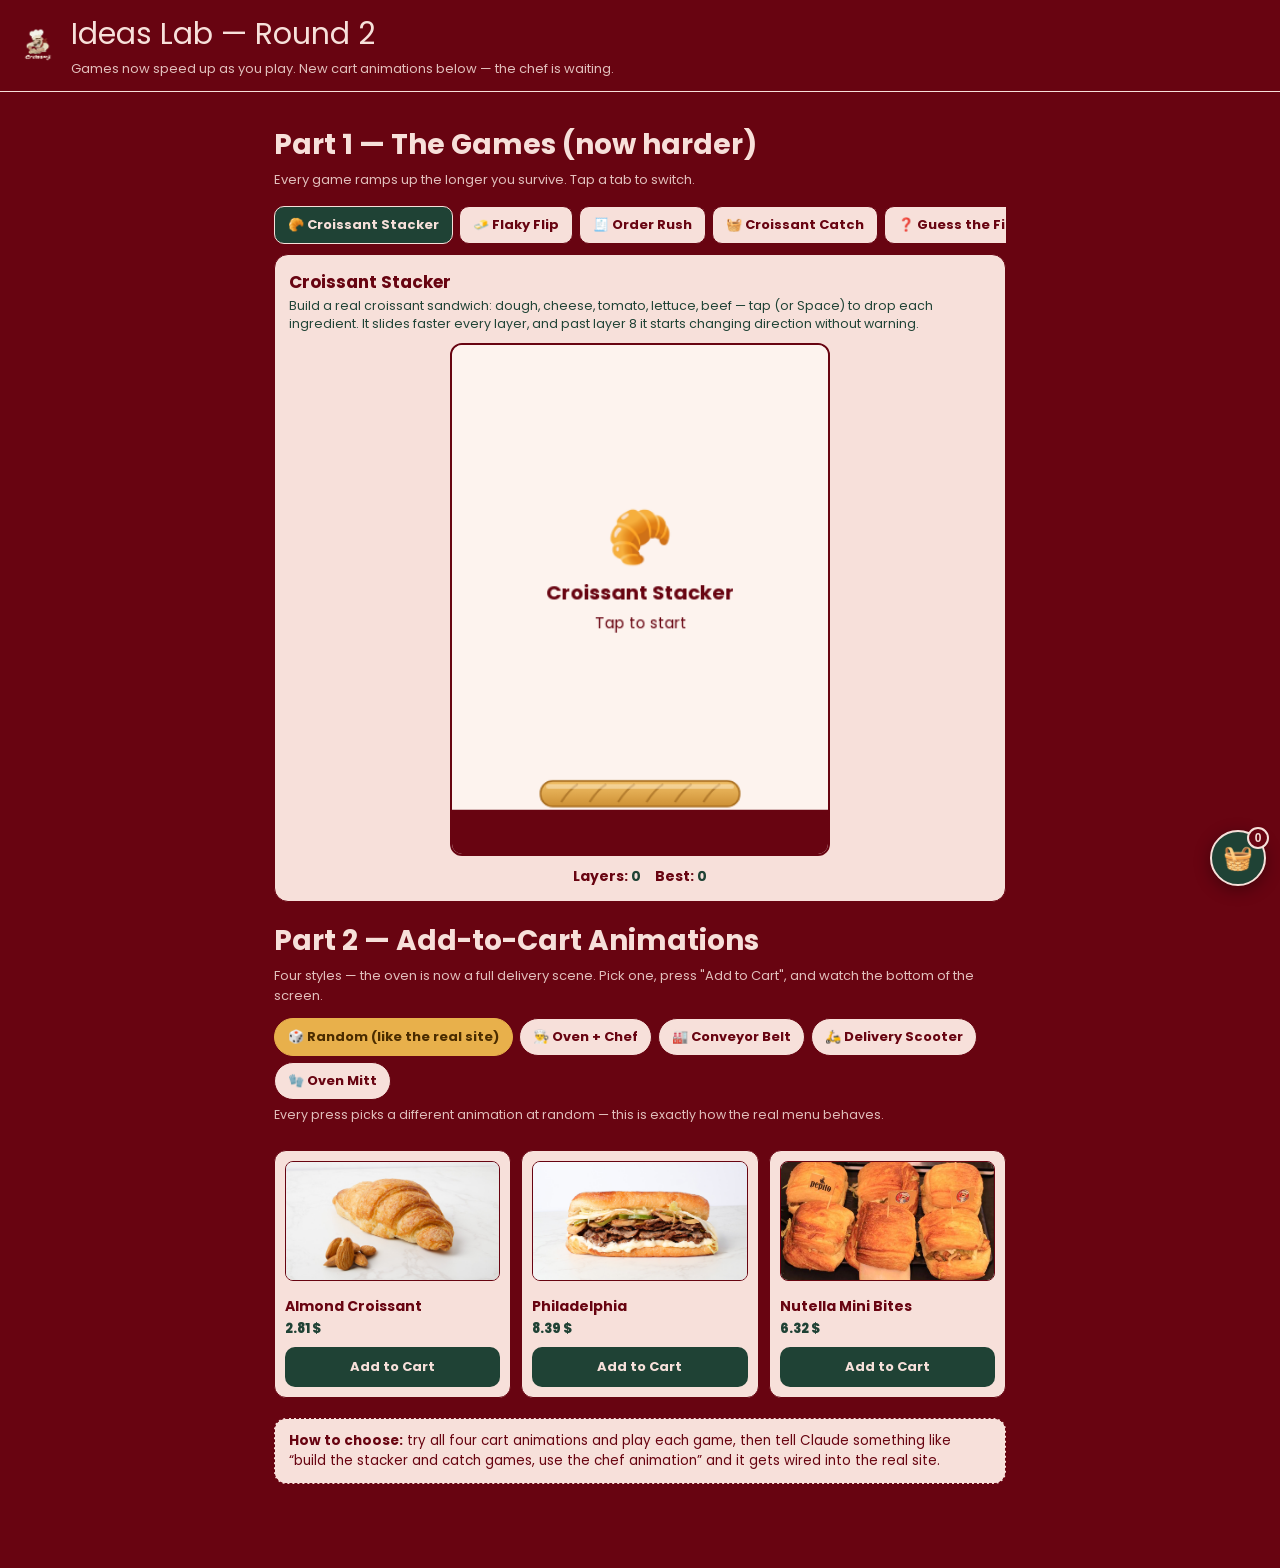
<file: ideas-demo.html>
<!DOCTYPE html>
<html lang="en">
<head>
<meta charset="UTF-8">
<meta name="viewport" content="width=device-width, initial-scale=1.0, maximum-scale=1.0, user-scalable=no">
<title>Croissanji — Ideas Lab</title>
<style>
@import url("https://fonts.googleapis.com/css2?family=Poppins:wght@400;600;700;800&display=swap");
@import url("https://fonts.cdnfonts.com/css/skincake");

:root{
  --darkred:#680411;
  --cream:#f7e0da;
  --green:#87a987;
  --deepgreen:#1f4235;
  --butter:#e8b04b;
}
*{box-sizing:border-box;margin:0;padding:0}
html{scroll-behavior:smooth}
body{font-family:Poppins,sans-serif;background:var(--darkred);color:var(--cream);min-height:100%;overflow-x:hidden}

header{position:sticky;top:0;z-index:20;background:var(--darkred);border-bottom:1px solid var(--cream);padding:12px 14px}
header .brand{display:flex;align-items:center;gap:10px}
header img.logo{height:48px;width:auto;object-fit:contain}
header h1{font-family:Skincake,Poppins,sans-serif;font-size:30px;font-weight:400}
header p{font-size:13px;opacity:.85;margin-top:2px}

main{max-width:760px;margin:0 auto;padding:14px}

h2.zone-title{font-family:Skincake,Poppins,sans-serif;font-size:28px;margin:18px 0 4px}
p.zone-sub{font-size:13px;opacity:.85;margin-bottom:12px}

/* ── Game tabs ── */
.game-tabs{display:flex;gap:6px;overflow-x:auto;padding:4px 0 10px;scrollbar-width:none}
.game-tabs::-webkit-scrollbar{display:none}
.game-tabs button{flex-shrink:0;background:var(--cream);color:var(--darkred);border:1px solid var(--darkred);padding:8px 13px;border-radius:10px;font-weight:700;font-size:13px;cursor:pointer;font-family:Poppins,sans-serif;white-space:nowrap}
.game-tabs button.active{background:var(--deepgreen);color:var(--cream);border-color:var(--cream)}
.game-tabs button:focus-visible{outline:2px solid var(--butter);outline-offset:2px}

.game-panel{display:none;background:var(--cream);color:var(--darkred);border-radius:14px;border:1px solid var(--darkred);padding:14px;margin-bottom:16px}
.game-panel.active{display:block}
.game-panel h3{font-size:17px;margin-bottom:2px}
.game-panel .how{font-size:12.5px;color:var(--deepgreen);margin-bottom:10px}
.game-stage{display:flex;flex-direction:column;align-items:center;gap:10px}
canvas.game-canvas{width:100%;max-width:380px;border-radius:12px;border:2px solid var(--darkred);background:#fdf3ee;touch-action:none;-webkit-user-select:none;user-select:none;-webkit-tap-highlight-color:transparent;cursor:pointer;display:block}
.game-hud{display:flex;gap:14px;font-weight:700;font-size:14px;flex-wrap:wrap}
.game-hud span b{color:var(--deepgreen)}
button.btn-game{background:var(--deepgreen);color:var(--cream);border:none;border-radius:10px;padding:10px 18px;font-weight:700;font-size:14px;cursor:pointer;font-family:Poppins,sans-serif}
button.btn-game:focus-visible{outline:2px solid var(--butter);outline-offset:2px}

/* big touch-friendly game controls */
.btn-bigcontrol{width:100%;max-width:380px;background:var(--deepgreen);color:var(--cream);border:none;border-radius:14px;padding:18px;font-weight:800;font-size:18px;cursor:pointer;font-family:Poppins,sans-serif;touch-action:manipulation;-webkit-tap-highlight-color:transparent;-webkit-user-select:none;user-select:none}
.btn-bigcontrol:active{transform:scale(.97)}
.catch-slider{width:100%;max-width:380px;height:48px;-webkit-appearance:none;appearance:none;background:transparent;touch-action:none;cursor:grab}
.catch-slider::-webkit-slider-runnable-track{height:20px;background:#fff;border:2px solid var(--darkred);border-radius:999px}
.catch-slider::-webkit-slider-thumb{-webkit-appearance:none;appearance:none;width:48px;height:48px;margin-top:-16px;background:var(--deepgreen);border:3px solid var(--cream);border-radius:50%;box-shadow:0 2px 8px rgba(0,0,0,.3)}
.catch-slider::-moz-range-track{height:20px;background:#fff;border:2px solid var(--darkred);border-radius:999px}
.catch-slider::-moz-range-thumb{width:48px;height:48px;background:var(--deepgreen);border:3px solid var(--cream);border-radius:50%}

/* ── Order Rush ── */
.ticket{background:#fff;border:2px dashed var(--darkred);border-radius:10px;padding:10px 12px;width:100%;max-width:380px;font-size:14px}
.ticket b{font-size:15px}
.ticket .otimer{font-weight:800;color:#b3541e}
.ticket.good{background:#dff0df;border-color:var(--deepgreen)}
.ticket.bad{animation:shake .4s}
@keyframes shake{0%,100%{transform:translateX(0)}25%{transform:translateX(-6px)}50%{transform:translateX(6px)}75%{transform:translateX(-4px)}}
.tray{width:100%;max-width:380px;min-height:46px;background:#fff;border:2px solid var(--butter);border-radius:999px;display:flex;align-items:center;justify-content:center;gap:4px;font-size:20px;padding:6px 14px;flex-wrap:wrap}
.ing-grid{display:grid;grid-template-columns:repeat(4,1fr);gap:6px;width:100%;max-width:380px}
.ing-grid button{background:#fff;border:1.5px solid var(--darkred);border-radius:10px;padding:7px 2px;font-size:12px;font-weight:600;cursor:pointer;font-family:Poppins,sans-serif;color:var(--darkred);line-height:1.3}
.ing-grid button .em{font-size:18px;display:block}
.ing-grid button.sel{background:var(--deepgreen);color:var(--cream);border-color:var(--deepgreen)}
.rush-row{display:flex;gap:10px;align-items:center;flex-wrap:wrap;justify-content:center}

/* ── Guess the Filling ── */
.hints{width:100%;max-width:380px;display:flex;flex-direction:column;gap:6px}
.hints div{background:#fff;border-left:4px solid var(--butter);border-radius:8px;padding:8px 10px;font-size:13.5px}
.choices{display:grid;grid-template-columns:1fr 1fr;gap:8px;width:100%;max-width:380px}
.choices button{background:#fff;border:1.5px solid var(--darkred);border-radius:10px;padding:10px 6px;font-weight:700;font-size:13px;cursor:pointer;font-family:Poppins,sans-serif;color:var(--darkred)}
.choices button:disabled{opacity:.35;cursor:default;text-decoration:line-through}
.choices button.right{background:var(--deepgreen);color:var(--cream);border-color:var(--deepgreen)}

/* ══ Add-to-cart demo ══ */
.variant-picker{display:flex;gap:6px;flex-wrap:wrap;margin-bottom:6px}
.variant-picker button{background:var(--cream);color:var(--darkred);border:1px solid var(--darkred);padding:8px 13px;border-radius:999px;font-weight:700;font-size:13px;cursor:pointer;font-family:Poppins,sans-serif}
.variant-picker button.active{background:var(--butter);border-color:var(--butter);color:#4a2c00}
.variant-desc{font-size:12.5px;opacity:.85;min-height:34px;margin-bottom:10px}

.demo-cards{display:grid;grid-template-columns:repeat(auto-fit,minmax(200px,1fr));gap:10px}
.demo-card{position:relative;background:var(--cream);color:var(--darkred);border:1px solid var(--darkred);border-radius:12px;padding:10px;overflow:hidden}
.demo-card img{width:100%;height:120px;object-fit:cover;border-radius:8px;border:1px solid var(--darkred);background:#fff}
.demo-card h4{font-size:14px;margin:8px 0 2px}
.demo-card .price{color:var(--deepgreen);font-weight:800;font-size:13px;margin-bottom:8px}
.demo-card .add-btn{position:relative;width:100%;background:var(--deepgreen);color:var(--cream);border:none;border-radius:10px;padding:10px;font-weight:700;font-size:13px;cursor:pointer;font-family:Poppins,sans-serif;overflow:hidden;transition:background .3s}

/* oven mode button */
.add-btn.oven-mode{background:#3b2413;color:transparent;box-shadow:inset 0 0 22px rgba(255,140,0,.85)}
.oven-door{position:absolute;inset:0;background:linear-gradient(#5a3a1e,#3b2413);border-radius:10px;border:2px solid #2a1809;transform-origin:bottom;animation:doorOpen .5s ease forwards}
.oven-door::after{content:"";position:absolute;left:20%;right:20%;top:30%;bottom:30%;background:rgba(255,170,60,.9);border-radius:4px;box-shadow:0 0 14px rgba(255,150,40,.9)}
@keyframes doorOpen{0%{transform:perspective(300px) rotateX(0)}100%{transform:perspective(300px) rotateX(72deg);opacity:.4}}

/* flying pieces */
.fly-piece{position:fixed;left:0;top:0;z-index:999;font-size:28px;pointer-events:none;will-change:transform}
.steam{position:fixed;z-index:998;width:10px;height:22px;border-radius:50%;background:rgba(247,224,218,.75);filter:blur(4px);pointer-events:none;animation:steamUp .8s ease-out forwards}
@keyframes steamUp{to{transform:translateY(-36px) scale(1.6);opacity:0}}

/* chef runner */
.chef{position:fixed;left:0;top:0;z-index:997;pointer-events:none;will-change:transform;text-align:center}
.chef .chef-emoji{font-size:44px;display:block;line-height:1}
.chef .chef-carry{position:absolute;font-size:22px;right:-12px;top:14px}
.speech{position:absolute;top:-24px;left:50%;transform:translateX(-50%);background:#fff;color:#680411;font-size:11px;font-weight:700;padding:2px 8px;border-radius:999px;border:1.5px solid #680411;white-space:nowrap}

/* conveyor belt */
.belt{position:fixed;left:0;right:0;bottom:0;height:36px;z-index:996;background:repeating-linear-gradient(90deg,#3b2413 0 26px,#57381c 26px 52px);border-top:3px solid #2a1809;transform:translateY(110%);transition:transform .3s ease;pointer-events:none}
.belt.on{transform:translateY(0)}
.belt.rolling{animation:beltScroll .5s linear infinite}
@keyframes beltScroll{from{background-position-x:0}to{background-position-x:-52px}}
.belt-tray{position:fixed;left:0;top:0;z-index:997;pointer-events:none;will-change:transform;text-align:center}
.belt-tray .food{font-size:26px;line-height:1;display:block}
.belt-tray .plate{display:block;width:40px;height:7px;background:#c98a2e;border-radius:4px;margin:1px auto 0;border:1.5px solid #a86c1d}

/* scooter */
.scooter{position:fixed;left:0;top:0;z-index:997;pointer-events:none;will-change:transform}
.scooter .bike{font-size:42px;display:inline-block;transform:scaleX(-1);line-height:1}
.scooter .box{position:absolute;top:-12px;left:2px;font-size:20px}
.puff{position:fixed;z-index:996;width:12px;height:12px;border-radius:50%;background:rgba(120,120,120,.5);filter:blur(3px);pointer-events:none;animation:puffOut .7s ease-out forwards}
@keyframes puffOut{to{transform:translate(-22px,-10px) scale(2);opacity:0}}

/* oven mitt */
.mitt{position:fixed;left:0;top:0;z-index:997;pointer-events:none;will-change:transform;text-align:center}
.mitt .glove{font-size:44px;display:block;line-height:1;transform:rotate(90deg)}
.mitt .held{position:absolute;font-size:22px;left:50%;transform:translateX(-50%);bottom:-14px}

/* the demo cart */
.demo-cart-btn{position:fixed;bottom:14px;right:14px;z-index:1000;width:56px;height:56px;border-radius:50%;border:2px solid var(--cream);background:var(--deepgreen);color:var(--cream);font-size:24px;cursor:pointer;box-shadow:0 4px 16px rgba(0,0,0,.35)}
.demo-cart-btn.bounce{animation:cartBounce .45s ease}
@keyframes cartBounce{0%{transform:scale(1)}35%{transform:scale(1.25,.8)}60%{transform:scale(.9,1.15)}100%{transform:scale(1)}}
.demo-cart-badge{position:absolute;top:-5px;right:-5px;background:var(--darkred);color:var(--cream);font-size:12px;font-weight:800;min-width:22px;height:22px;border-radius:50%;display:flex;align-items:center;justify-content:center;border:2px solid var(--cream)}
.demo-cart-badge.pop{animation:badgePop .35s ease}
@keyframes badgePop{50%{transform:scale(1.55)}}

.pick-note{background:var(--cream);color:var(--darkred);border-radius:12px;padding:12px 14px;font-size:13.5px;margin:20px 0 70px;border:1px dashed var(--darkred)}

@media (prefers-reduced-motion: reduce){
  .oven-door,.fly-piece,.steam,.chef,.belt,.belt-tray,.scooter,.puff,.mitt{animation:none !important;display:none !important}
  .ticket.bad{animation:none}
}
</style>
</head>
<body>

<header>
  <div class="brand">
    <img src="images/logocroissanji.png" alt="Croissanji logo" class="logo">
    <div>
      <h1>Ideas Lab — Round 2</h1>
      <p>Games now speed up as you play. New cart animations below — the chef is waiting.</p>
    </div>
  </div>
</header>

<main>

  <h2 class="zone-title">Part 1 — The Games (now harder)</h2>
  <p class="zone-sub">Every game ramps up the longer you survive. Tap a tab to switch.</p>

  <nav class="game-tabs" id="gameTabs">
    <button data-game="stacker" class="active">🥐 Croissant Stacker</button>
    <button data-game="flip">🧈 Flaky Flip</button>
    <button data-game="rush">🧾 Order Rush</button>
    <button data-game="catch">🧺 Croissant Catch</button>
    <button data-game="guess">❓ Guess the Filling</button>
  </nav>

  <!-- 1. STACKER -->
  <section class="game-panel active" id="panel-stacker">
    <h3>Croissant Stacker</h3>
    <p class="how">Build a real croissant sandwich: dough, cheese, tomato, lettuce, beef — tap (or Space) to drop each ingredient. It slides faster every layer, and past layer 8 it starts changing direction without warning.</p>
    <div class="game-stage">
      <canvas class="game-canvas" id="cv-stacker" width="340" height="460"></canvas>
      <div class="game-hud"><span>Layers: <b id="stacker-score">0</b></span><span>Best: <b id="stacker-best">0</b></span></div>
    </div>
  </section>

  <!-- 2. FLAKY FLIP -->
  <section class="game-panel" id="panel-flip">
    <h3>Flaky Flip</h3>
    <p class="how">Tap (or Space) to keep the croissant flying. The rolling pins come faster and the gaps get tighter as your score climbs. Butter 🧈 = +2.</p>
    <div class="game-stage">
      <canvas class="game-canvas" id="cv-flip" width="340" height="460"></canvas>
      <button class="btn-bigcontrol" id="flip-flap">🪽 TAP TO FLAP</button>
      <div class="game-hud"><span>Score: <b id="flip-score">0</b></span><span>Best: <b id="flip-best">0</b></span></div>
    </div>
  </section>

  <!-- 3. ORDER RUSH -->
  <section class="game-panel" id="panel-rush">
    <h3>Order Rush</h3>
    <p class="how">Real Croissanji orders, 60 seconds on the shift clock — but each order also has its own timer that gets shorter as you go, and the ingredient shelf reshuffles after every order. Serve fast for a time bonus.</p>
    <div class="game-stage">
      <div class="ticket" id="rush-ticket"><b>Press Start</b><br>Orders use the real menu, so customers learn it while playing.</div>
      <div class="tray" id="rush-tray">🥐 &nbsp; … &nbsp; 🥐</div>
      <div class="ing-grid" id="rush-grid"></div>
      <div class="rush-row">
        <button class="btn-game" id="rush-start">Start</button>
        <button class="btn-game" id="rush-serve" style="display:none">Serve ✅</button>
        <div class="game-hud"><span>⏱ <b id="rush-time">60</b>s</span><span>Score: <b id="rush-score">0</b></span></div>
      </div>
    </div>
  </section>

  <!-- 4. CATCH -->
  <section class="game-panel" id="panel-catch">
    <h3>Croissant Catch</h3>
    <p class="how">Move the basket with finger, mouse or arrow keys. 🥐 +1, 🧈 +3, 🔥 costs a life. The oven bakes faster and faster, items start drifting sideways, and more of them come out burnt. 3 lives.</p>
    <div class="game-stage">
      <canvas class="game-canvas" id="cv-catch" width="340" height="460"></canvas>
      <input type="range" class="catch-slider" id="catch-slider" min="30" max="310" step="1" value="170" aria-label="Move the basket">
      <button class="btn-bigcontrol" id="catch-start">▶ Start</button>
      <div class="game-hud"><span>Score: <b id="catch-score">0</b></span><span>Lives: <b id="catch-lives">3</b></span><span>Best: <b id="catch-best">0</b></span></div>
    </div>
  </section>

  <!-- 5. GUESS -->
  <section class="game-panel" id="panel-guess">
    <h3>Guess the Filling</h3>
    <p class="how">A mystery menu item, revealed hint by hint — but now every round has a countdown, and it shrinks each round. Guess early for more points. 5 rounds.</p>
    <div class="game-stage">
      <div class="hints" id="guess-hints"><div>Press Start to open the first mystery croissant.</div></div>
      <div class="choices" id="guess-choices"></div>
      <div class="rush-row">
        <button class="btn-game" id="guess-start">Start</button>
        <button class="btn-game" id="guess-hint" style="display:none">Extra hint 🔍</button>
        <div class="game-hud"><span>Round: <b id="guess-round">–</b></span><span>⏱ <b id="guess-time">–</b>s</span><span>Score: <b id="guess-score">0</b></span></div>
      </div>
    </div>
  </section>

  <h2 class="zone-title">Part 2 — Add-to-Cart Animations</h2>
  <p class="zone-sub">Four styles — the oven is now a full delivery scene. Pick one, press "Add to Cart", and watch the bottom of the screen.</p>

  <div class="variant-picker" id="variantPicker">
    <button data-variant="random" class="active">🎲 Random (like the real site)</button>
    <button data-variant="chef">👨‍🍳 Oven + Chef</button>
    <button data-variant="belt">🏭 Conveyor Belt</button>
    <button data-variant="scooter">🛵 Delivery Scooter</button>
    <button data-variant="mitt">🧤 Oven Mitt</button>
  </div>
  <p class="variant-desc" id="variantDesc"></p>

  <div class="demo-cards">
    <div class="demo-card">
      <img src="images/almond_croissant.jpg" alt="Almond Croissant">
      <h4>Almond Croissant</h4>
      <p class="price">2.81 $</p>
      <button class="add-btn">Add to Cart</button>
    </div>
    <div class="demo-card">
      <img src="images/philly.jpg" alt="Philadelphia">
      <h4>Philadelphia</h4>
      <p class="price">8.39 $</p>
      <button class="add-btn">Add to Cart</button>
    </div>
    <div class="demo-card">
      <img src="images/minibtes.jpeg" alt="Nutella Mini Bites">
      <h4>Nutella Mini Bites</h4>
      <p class="price">6.32 $</p>
      <button class="add-btn">Add to Cart</button>
    </div>
  </div>

  <div class="pick-note">
    <b>How to choose:</b> try all four cart animations and play each game, then tell Claude something like
    “build the stacker and catch games, use the chef animation” and it gets wired into the real site.
  </div>

</main>

<button class="demo-cart-btn" id="demoCartBtn" aria-label="Cart">🧺<span class="demo-cart-badge" id="demoCartBadge">0</span></button>

<script src="cart-fx.js"></script>
<script>
(function(){
"use strict";
var reduceMotion = window.matchMedia("(prefers-reduced-motion: reduce)").matches;

/* ═══════════ Tabs ═══════════ */
var activeGame = "stacker";
var stops = {};
document.getElementById("gameTabs").addEventListener("click", function(e){
  var btn = e.target.closest("button[data-game]");
  if(!btn) return;
  var id = btn.dataset.game;
  if(id === activeGame) return;
  if(stops[activeGame]) stops[activeGame]();
  activeGame = id;
  document.querySelectorAll("#gameTabs button").forEach(function(b){ b.classList.toggle("active", b===btn); });
  document.querySelectorAll(".game-panel").forEach(function(p){ p.classList.toggle("active", p.id === "panel-"+id); });
});

/* stop mobile double-tap zoom + page scrolling while touching a game canvas */
document.querySelectorAll("canvas.game-canvas").forEach(function(cv){
  ["touchstart","touchmove","touchend"].forEach(function(ev){
    cv.addEventListener(ev, function(e){ e.preventDefault(); }, {passive:false});
  });
});
/* iOS pinch-zoom prevention */
document.addEventListener("gesturestart", function(e){ e.preventDefault(); });

/* big control buttons: react instantly on touch, never trigger zoom or ghost clicks */
function bindBigButton(btn, fn){
  btn.addEventListener("touchstart", function(e){ e.preventDefault(); fn(); }, {passive:false});
  btn.addEventListener("touchend", function(e){ e.preventDefault(); }, {passive:false});
  btn.addEventListener("dblclick", function(e){ e.preventDefault(); });
  btn.addEventListener("pointerdown", function(e){ if(e.pointerType !== "touch") fn(); });
}

function bestKey(g){ return "croissanji-best-"+g; }
function getBest(g){ return parseInt(localStorage.getItem(bestKey(g))||"0",10); }
function setBest(g,v){ if(v>getBest(g)){ localStorage.setItem(bestKey(g), String(v)); } }

function roundRect(ctx,x,y,w,h,r){
  if(w<2*r) r=w/2; if(h<2*r) r=h/2;
  ctx.beginPath();
  ctx.moveTo(x+r,y);
  ctx.arcTo(x+w,y,x+w,y+h,r);
  ctx.arcTo(x+w,y+h,x,y+h,r);
  ctx.arcTo(x,y+h,x,y,r);
  ctx.arcTo(x,y,x+w,y,r);
  ctx.closePath();
}

/* ═══════════ 1. CROISSANT STACKER (ingredient layers) ═══════════ */
(function(){
  var cv = document.getElementById("cv-stacker"), ctx = cv.getContext("2d");
  var W = cv.width, H = cv.height, LH = 26;
  var state = "idle", stack, cur, dir, speed, overAt = 0;
  var elScore = document.getElementById("stacker-score"), elBest = document.getElementById("stacker-best");
  elBest.textContent = getBest("stacker");

  /* ingredient painters: 0 dough, 1 cheese, 2 tomato, 3 lettuce, 4 patty */
  function drawDough(x,y,w){
    var g = ctx.createLinearGradient(0,y,0,y+LH);
    g.addColorStop(0,"#f2c169"); g.addColorStop(1,"#c98a2e");
    ctx.fillStyle = g;
    roundRect(ctx,x,y,w,LH-3,11); ctx.fill();
    ctx.strokeStyle="#a86c1d"; ctx.lineWidth=1.5; ctx.stroke();
    ctx.strokeStyle="rgba(150,95,25,.6)"; ctx.lineWidth=2;
    var n = Math.max(2, Math.floor(w/30));
    for(var k=1;k<=n;k++){
      var rx = x + (w/(n+1))*k;
      ctx.beginPath();
      ctx.moveTo(rx-7, y+LH-7);
      ctx.quadraticCurveTo(rx+1, y+LH/2-6, rx+8, y+3);
      ctx.stroke();
    }
    ctx.fillStyle="rgba(255,248,230,.4)";
    roundRect(ctx, x+5, y+3, Math.max(8,w-10), 4, 2); ctx.fill();
  }
  function drawCheese(x,y,w){
    ctx.fillStyle="#f4c430";
    roundRect(ctx,x,y+1,w,LH-9,4); ctx.fill();
    ctx.strokeStyle="#c79412"; ctx.lineWidth=1.2;
    roundRect(ctx,x,y+1,w,LH-9,4); ctx.stroke();
    var n = Math.max(2, Math.floor(w/38));
    ctx.fillStyle="#f4c430";
    for(var k=0;k<n;k++){
      var t = n>1 ? k/(n-1) : 0.5;
      var dx = x + 8 + (w-24)*t;
      roundRect(ctx, dx, y+LH-12, 9, 10, 4.5); ctx.fill();
    }
  }
  function drawTomato(x,y,w){
    ctx.fillStyle="#d0493c";
    roundRect(ctx,x,y+2,w,LH-7,9); ctx.fill();
    ctx.strokeStyle="#a33328"; ctx.lineWidth=1.2;
    roundRect(ctx,x,y+2,w,LH-7,9); ctx.stroke();
    var n = Math.max(1, Math.floor(w/50));
    ctx.fillStyle="#e2705f";
    for(var k=0;k<n;k++){
      var t = n>1 ? k/(n-1) : 0.5;
      var cx = x + 24 + (w-48)*t;
      ctx.beginPath();
      ctx.ellipse(cx, y+LH/2-1, 13, 5.5, 0, 0, Math.PI*2);
      ctx.fill();
    }
  }
  function drawLettuce(x,y,w){
    var bumps = Math.max(3, Math.round(w/22));
    ctx.fillStyle="#7fae6e";
    ctx.beginPath();
    ctx.moveTo(x, y+9);
    for(var k=0;k<bumps;k++){
      var x1 = x+(w/bumps)*k, x2 = x+(w/bumps)*(k+1);
      ctx.quadraticCurveTo((x1+x2)/2, y-3, x2, y+9);
    }
    ctx.lineTo(x+w, y+LH-6);
    for(k=bumps;k>0;k--){
      x1 = x+(w/bumps)*k; x2 = x+(w/bumps)*(k-1);
      ctx.quadraticCurveTo((x1+x2)/2, y+LH+2, x2, y+LH-6);
    }
    ctx.closePath();
    ctx.fill();
    ctx.strokeStyle="#5d8b4f"; ctx.lineWidth=1.3; ctx.stroke();
  }
  function drawPatty(x,y,w){
    ctx.fillStyle="#7a4a21";
    roundRect(ctx,x,y+1,w,LH-6,10); ctx.fill();
    ctx.strokeStyle="#54300f"; ctx.lineWidth=1.3;
    roundRect(ctx,x,y+1,w,LH-6,10); ctx.stroke();
    ctx.fillStyle="rgba(60,33,12,.55)";
    for(var k=0;k<Math.floor(w/12);k++){
      var dx = x+6+((k*23)%(Math.max(10,w-12)));
      var dy = y+6+((k*11)%(LH-14));
      ctx.beginPath(); ctx.arc(dx,dy,1.8,0,Math.PI*2); ctx.fill();
    }
  }
  var PAINTERS = [drawDough, drawCheese, drawTomato, drawLettuce, drawPatty];
  function drawLayer(x,y,w,type){ PAINTERS[type](x,y,w); }

  function reset(){
    stack = [{x:(W-180)/2, w:180, t:0}];
    newLayer();
    elScore.textContent = "0";
  }
  function newLayer(){
    var i = stack.length;
    cur = {x:0, w:stack[i-1].w, t:i%PAINTERS.length};
    dir = 1;
    speed = 2.2 + Math.min(6.5, i*0.28);
  }
  function cameraY(){ return Math.max(0, stack.length*LH - 300); }
  function layerY(i){ return H - 40 - (i+1)*LH + cameraY(); }

  function draw(){
    ctx.clearRect(0,0,W,H);
    ctx.fillStyle = "#fdf3ee"; ctx.fillRect(0,0,W,H);
    ctx.fillStyle = "#680411"; ctx.fillRect(0, H-40+cameraY(), W, 340);
    for(var i=0;i<stack.length;i++){
      drawLayer(stack[i].x, layerY(i), stack[i].w, stack[i].t);
    }
    if(state==="play"){
      drawLayer(cur.x, layerY(stack.length), cur.w, cur.t);
    }
    ctx.fillStyle = "#680411";
    ctx.textAlign = "center";
    if(state==="idle"){
      ctx.font = "48px serif"; ctx.fillText("🥐", W/2, H/2-40);
      ctx.font = "700 18px Poppins,sans-serif"; ctx.fillText("Croissant Stacker", W/2, H/2);
      ctx.font = "14px Poppins,sans-serif"; ctx.fillText("Tap to start", W/2, H/2+26);
    } else if(state==="over"){
      ctx.fillStyle = "rgba(104,4,17,.85)"; ctx.fillRect(0,H/2-70,W,120);
      ctx.fillStyle = "#f7e0da";
      ctx.font = "700 20px Poppins,sans-serif"; ctx.fillText("Squashed! "+(stack.length-1)+" layers", W/2, H/2-24);
      ctx.font = "14px Poppins,sans-serif"; ctx.fillText("Tap to rebuild", W/2, H/2+6);
    }
  }
  function tick(){
    if(state==="play"){
      cur.x += dir*speed;
      if(cur.x<0){cur.x=0;dir=1}
      if(cur.x+cur.w>W){cur.x=W-cur.w;dir=-1}
      // past layer 8 the ingredient sometimes changes its mind
      if(stack.length>=9 && Math.random()<0.009) dir *= -1;
    }
    draw();
    requestAnimationFrame(tick);
  }
  function drop(){
    var prev = stack[stack.length-1];
    var left = Math.max(prev.x, cur.x), right = Math.min(prev.x+prev.w, cur.x+cur.w);
    var overlap = right-left;
    if(overlap<=6){
      state = "over"; overAt = Date.now();
      setBest("stacker", stack.length-1); elBest.textContent = getBest("stacker");
      return;
    }
    stack.push({x:left, w:overlap, t:cur.t});
    elScore.textContent = String(stack.length-1);
    newLayer();
  }
  function action(){
    if(state==="idle"){ reset(); state="play"; }
    else if(state==="play"){ drop(); }
    else if(state==="over" && Date.now()-overAt>500){ reset(); state="play"; }
  }
  cv.addEventListener("pointerdown", function(e){ e.preventDefault(); action(); });
  document.addEventListener("keydown", function(e){
    if(activeGame!=="stacker") return;
    if(e.code==="Space"){ e.preventDefault(); action(); }
  });
  stops.stacker = function(){};
  reset(); state="idle"; tick();
})();

/* ═══════════ 2. FLAKY FLIP (ramping) ═══════════ */
(function(){
  var cv = document.getElementById("cv-flip"), ctx = cv.getContext("2d");
  var W = cv.width, H = cv.height;
  var state = "idle", y, vy, pins, butters, score, overAt = 0, nextSpawn;
  var elScore = document.getElementById("flip-score"), elBest = document.getElementById("flip-best");
  elBest.textContent = getBest("flip");

  function pinSpeed(){ return 2.4 + Math.min(2.6, score*0.08); }
  function gapH(){ return Math.max(112, 160 - score*3); }
  function spawnEvery(){ return Math.max(58, 95 - score*2); }

  function reset(){
    y = H/2; vy = 0; pins = []; butters = []; score = 0; nextSpawn = 40;
    elScore.textContent = "0";
  }
  function spawn(){
    var gh = gapH(), gy = 60 + Math.random()*(H-120-gh);
    pins.push({x:W, gy:gy, gh:gh, w:52, passed:false});
    if(pins.length%2===0) butters.push({x:W+26, y:gy+gh/2, got:false});
  }
  function drawPin(p){
    ctx.fillStyle = "#8a5a2b";
    roundRect(ctx,p.x,-10,p.w,p.gy+10,10); ctx.fill();
    roundRect(ctx,p.x,p.gy+p.gh,p.w,H-(p.gy+p.gh)+10,10); ctx.fill();
    ctx.fillStyle = "#6b431d";
    ctx.fillRect(p.x+p.w/2-5, p.gy-16, 10, 16);
    ctx.fillRect(p.x+p.w/2-5, p.gy+p.gh, 10, 16);
  }
  function draw(){
    ctx.fillStyle = "#fdf3ee"; ctx.fillRect(0,0,W,H);
    ctx.fillStyle = "rgba(232,176,75,.25)"; ctx.fillRect(0,H-14,W,14);
    pins.forEach(drawPin);
    ctx.font = "26px serif"; ctx.textAlign="center";
    butters.forEach(function(b){ if(!b.got) ctx.fillText("🧈", b.x, b.y+9); });
    ctx.save();
    ctx.translate(70, y);
    ctx.rotate(Math.max(-0.5, Math.min(0.8, vy/12)));
    ctx.font = "34px serif";
    ctx.fillText("🥐", 0, 12);
    ctx.restore();
    ctx.fillStyle = "#680411"; ctx.textAlign = "center";
    if(state==="idle"){
      ctx.font = "700 18px Poppins,sans-serif"; ctx.fillText("Flaky Flip", W/2, H/2-60);
      ctx.font = "14px Poppins,sans-serif"; ctx.fillText("Tap to flap", W/2, H/2-36);
    } else if(state==="over"){
      ctx.fillStyle = "rgba(104,4,17,.85)"; ctx.fillRect(0,H/2-70,W,120);
      ctx.fillStyle = "#f7e0da";
      ctx.font = "700 20px Poppins,sans-serif"; ctx.fillText("Crumbled! Score "+score, W/2, H/2-24);
      ctx.font = "14px Poppins,sans-serif"; ctx.fillText("Tap to bake again", W/2, H/2+6);
    }
  }
  function tick(){
    if(state==="play"){
      vy += 0.42; y += vy;
      nextSpawn--;
      if(nextSpawn<=0){ spawn(); nextSpawn = spawnEvery(); }
      var sp = pinSpeed();
      pins.forEach(function(p){
        p.x -= sp;
        if(!p.passed && p.x+p.w < 70){ p.passed = true; score++; elScore.textContent = score; }
        if(70+15 > p.x && 70-15 < p.x+p.w){
          if(y-13 < p.gy || y+13 > p.gy+p.gh) gameOver();
        }
      });
      butters.forEach(function(b){
        b.x -= sp;
        if(!b.got && Math.abs(b.x-70)<22 && Math.abs(b.y-y)<24){ b.got=true; score+=2; elScore.textContent=score; }
      });
      pins = pins.filter(function(p){return p.x>-80});
      butters = butters.filter(function(b){return b.x>-40});
      if(y>H-8 || y<0) gameOver();
    }
    draw();
    requestAnimationFrame(tick);
  }
  function gameOver(){
    if(state!=="play") return;
    state = "over"; overAt = Date.now();
    setBest("flip", score); elBest.textContent = getBest("flip");
  }
  function action(){
    if(state==="idle"){ reset(); state="play"; vy=-7; }
    else if(state==="play"){ vy = -7; }
    else if(state==="over" && Date.now()-overAt>500){ reset(); state="play"; vy=-7; }
  }
  cv.addEventListener("pointerdown", function(e){ e.preventDefault(); action(); });
  bindBigButton(document.getElementById("flip-flap"), action);
  document.addEventListener("keydown", function(e){
    if(activeGame!=="flip") return;
    if(e.code==="Space"){ e.preventDefault(); action(); }
  });
  stops.flip = function(){ gameOver(); };
  reset(); tick();
})();

/* ═══════════ 3. ORDER RUSH (per-order timer + shuffling shelf) ═══════════ */
(function(){
  var ING = [
    {n:"Turkey",e:"🦃"},{n:"Beef",e:"🥩"},{n:"Chicken",e:"🍗"},{n:"Mozzarella",e:"🧀"},
    {n:"Cheddar",e:"🧀"},{n:"Lettuce",e:"🥬"},{n:"Tomato",e:"🍅"},{n:"Onions",e:"🧅"},
    {n:"Mushroom",e:"🍄"},{n:"Pickles",e:"🥒"},{n:"Chips",e:"🍟"},{n:"Nutella",e:"🍫"}
  ];
  var ORDERS = [
    {name:"Pepito", ings:["Turkey","Mozzarella","Chips","Lettuce"]},
    {name:"Philadelphia", ings:["Beef","Onions","Mushroom","Mozzarella"]},
    {name:"Cheesy Spicy Beef", ings:["Beef","Cheddar","Onions","Mushroom"]},
    {name:"Crispy Tawook", ings:["Chicken","Pickles","Chips"]},
    {name:"Nutella Croissant", ings:["Nutella"]},
    {name:"Cheese Lover", ings:["Mozzarella","Cheddar","Tomato"]}
  ];
  var ticket = document.getElementById("rush-ticket"),
      tray = document.getElementById("rush-tray"),
      grid = document.getElementById("rush-grid"),
      btnStart = document.getElementById("rush-start"),
      btnServe = document.getElementById("rush-serve"),
      elTime = document.getElementById("rush-time"),
      elScore = document.getElementById("rush-score");
  var playing=false, time=60, score=0, order=null, selected=[], timer=null, orderLeft=0, ordersDone=0;

  ING.forEach(function(ing){
    var b = document.createElement("button");
    b.innerHTML = '<span class="em">'+ing.e+'</span>'+ing.n;
    b.addEventListener("click", function(){
      if(!playing) return;
      var i = selected.indexOf(ing.n);
      if(i>=0){ selected.splice(i,1); b.classList.remove("sel"); }
      else { selected.push(ing.n); b.classList.add("sel"); }
      renderTray();
    });
    b.dataset.n = ing.n;
    grid.appendChild(b);
  });
  function shuffleGrid(){
    var btns = [].slice.call(grid.children);
    btns.sort(function(){return Math.random()-0.5});
    btns.forEach(function(b){ grid.appendChild(b); });
  }
  function emoji(n){ var f=ING.filter(function(i){return i.n===n})[0]; return f?f.e:"❔"; }
  function renderTray(){
    tray.innerHTML = "🥐&nbsp;" + (selected.length ? selected.map(emoji).join(" ") : "…") + "&nbsp;🥐";
  }
  function renderTicket(){
    ticket.innerHTML = "<b>Order: "+order.name+"</b><br>"+order.ings.join(", ")+
      '<br><span class="otimer">⏳ '+orderLeft+"s on this order</span>";
  }
  function newOrder(){
    var prev = order;
    do { order = ORDERS[Math.floor(Math.random()*ORDERS.length)]; } while(ORDERS.length>1 && order===prev);
    orderLeft = Math.max(6, 13 - ordersDone);
    ticket.classList.remove("good","bad");
    renderTicket();
    selected = [];
    grid.querySelectorAll("button").forEach(function(b){ b.classList.remove("sel"); });
    renderTray();
  }
  function penalize(){
    score = Math.max(0, score-2); elScore.textContent = score;
    ticket.classList.remove("bad");
    void ticket.offsetWidth;
    ticket.classList.add("bad");
  }
  function endGame(){
    playing = false; clearInterval(timer); timer = null;
    btnServe.style.display = "none"; btnStart.style.display = "";
    btnStart.textContent = "Play again";
    ticket.classList.remove("good","bad");
    ticket.innerHTML = "<b>Shift over! Final score: "+score+"</b><br>"+(score>=50?"Head chef material 👨‍🍳":"The croissants forgive you. Try again!");
  }
  btnStart.addEventListener("click", function(){
    playing = true; time = 60; score = 0; ordersDone = 0;
    elTime.textContent = time; elScore.textContent = score;
    btnStart.style.display = "none"; btnServe.style.display = "";
    newOrder();
    timer = setInterval(function(){
      time--; elTime.textContent = time;
      orderLeft--;
      if(orderLeft<=0 && playing){
        penalize();
        newOrder();
      } else if(playing && order){
        var t = ticket.querySelector(".otimer");
        if(t) t.textContent = "⏳ "+orderLeft+"s on this order";
      }
      if(time<=0) endGame();
    },1000);
  });
  btnServe.addEventListener("click", function(){
    if(!playing || !order) return;
    var want = order.ings.slice().sort().join("|");
    var got = selected.slice().sort().join("|");
    if(want===got){
      var bonus = orderLeft;
      score += 10 + bonus; elScore.textContent = score;
      ordersDone++;
      ticket.classList.remove("bad"); ticket.classList.add("good");
      ticket.innerHTML = "<b>Served! +10 and +"+bonus+" speed bonus</b>";
      shuffleGrid();
      setTimeout(function(){ if(playing) newOrder(); }, 500);
    } else {
      penalize();
    }
  });
  stops.rush = function(){ if(playing) endGame(); };
})();

/* ═══════════ 4. CROISSANT CATCH (ramping + drift) ═══════════ */
(function(){
  var cv = document.getElementById("cv-catch"), ctx = cv.getContext("2d");
  var W = cv.width, H = cv.height;
  var state="idle", bx, items, frame, score, lives, overAt=0, keys={}, nextSpawn;
  var elScore=document.getElementById("catch-score"), elLives=document.getElementById("catch-lives"), elBest=document.getElementById("catch-best");
  elBest.textContent = getBest("catch");

  var slider = document.getElementById("catch-slider");
  var startBtn = document.getElementById("catch-start");
  function reset(){
    bx = W/2; items=[]; frame=0; score=0; lives=3; nextSpawn=30;
    elScore.textContent="0"; elLives.textContent="3";
    if(slider) slider.value = String(Math.round(bx));
  }
  function spawnEvery(){ return Math.max(16, 52 - Math.floor(frame/200)*3); }
  function burntProb(){ return Math.min(0.38, 0.2 + frame/5000); }
  function spawn(){
    var r = Math.random(), type;
    var bp = burntProb();
    if(r < bp) type="burnt"; else if(r < bp+0.18) type="butter"; else type="croissant";
    var it = {x:30+Math.random()*(W-60), y:-20, type:type,
              vy:1.9 + Math.min(3.2, frame/450) + score*0.015, vx:0};
    if(frame>900) it.vx = (Math.random()-0.5)*2.2;   // later items drift sideways
    items.push(it);
  }
  function draw(){
    ctx.fillStyle="#fdf3ee"; ctx.fillRect(0,0,W,H);
    ctx.fillStyle="#680411"; ctx.fillRect(0,0,W,26);
    ctx.fillStyle="#f7e0da"; ctx.font="700 12px Poppins,sans-serif"; ctx.textAlign="center";
    ctx.fillText("— THE OVEN —", W/2, 17);
    ctx.font="24px serif";
    items.forEach(function(it){
      ctx.fillText(it.type==="croissant"?"🥐":it.type==="butter"?"🧈":"🔥", it.x, it.y);
    });
    ctx.font="38px serif";
    ctx.fillText("🧺", bx, H-16);
    ctx.fillStyle="#680411";
    if(state==="idle"){
      ctx.font="700 18px Poppins,sans-serif"; ctx.fillText("Croissant Catch", W/2, H/2-20);
      ctx.font="14px Poppins,sans-serif"; ctx.fillText("Tap to start · move with finger / arrows", W/2, H/2+6);
    } else if(state==="over"){
      ctx.fillStyle="rgba(104,4,17,.85)"; ctx.fillRect(0,H/2-70,W,120);
      ctx.fillStyle="#f7e0da";
      ctx.font="700 20px Poppins,sans-serif"; ctx.fillText("Basket's full of ash! "+score, W/2, H/2-24);
      ctx.font="14px Poppins,sans-serif"; ctx.fillText("Tap to try again", W/2, H/2+6);
    }
  }
  function tick(){
    if(state==="play"){
      frame++;
      if(keys.ArrowLeft) bx-=5.5;
      if(keys.ArrowRight) bx+=5.5;
      bx = Math.max(30, Math.min(W-30, bx));
      if(keys.ArrowLeft || keys.ArrowRight) slider.value = String(Math.round(bx));
      nextSpawn--;
      if(nextSpawn<=0){ spawn(); nextSpawn = spawnEvery(); }
      items.forEach(function(it){
        it.y += it.vy;
        it.x += it.vx;
        if(it.x<20||it.x>W-20) it.vx*=-1;
        if(!it.done && it.y > H-40 && it.y < H-4 && Math.abs(it.x-bx) < 42){
          it.done = true;
          if(it.type==="croissant"){ score+=1; }
          else if(it.type==="butter"){ score+=3; }
          else { lives--; elLives.textContent=lives; if(lives<=0){ gameOver(); } }
          elScore.textContent=score;
        }
      });
      items = items.filter(function(it){ return !it.done && it.y < H+30; });
    }
    draw();
    requestAnimationFrame(tick);
  }
  function gameOver(){
    if(state!=="play") return;
    state="over"; overAt=Date.now();
    setBest("catch", score); elBest.textContent=getBest("catch");
    startBtn.textContent = "↻ Play again";
  }
  function startGame(){
    if(state==="play") return;
    if(state==="over" && Date.now()-overAt<=500) return;
    reset(); state="play";
    startBtn.textContent = "🧺 Catching… (slide below)";
  }
  slider.addEventListener("input", function(){
    bx = Math.max(30, Math.min(W-30, parseInt(slider.value,10)||W/2));
  });
  bindBigButton(startBtn, startGame);
  cv.addEventListener("pointerdown", function(e){
    e.preventDefault();
    try{ cv.setPointerCapture(e.pointerId); }catch(_){}
    startGame();
    movePointer(e);
  });
  function movePointer(e){
    var r = cv.getBoundingClientRect();
    bx = (e.clientX - r.left) * (W / r.width);
    bx = Math.max(30, Math.min(W-30, bx));
    slider.value = String(Math.round(bx));
  }
  cv.addEventListener("pointermove", function(e){ if(state==="play") movePointer(e); });
  document.addEventListener("keydown", function(e){
    if(activeGame!=="catch") return;
    keys[e.code]=true;
    if(e.code==="Space"){
      e.preventDefault();
      startGame();
    }
  });
  document.addEventListener("keyup", function(e){ keys[e.code]=false; });
  stops.catch = function(){ gameOver(); };
  reset(); tick();
})();

/* ═══════════ 5. GUESS THE FILLING (round countdown) ═══════════ */
(function(){
  var ITEMS = [
    {name:"Philadelphia", hints:["I live in the Dinner Beef section.","Mushrooms and onions hide inside me.","Mozzarella melts over my beef.","I'm named after an American city."]},
    {name:"Pepito", hints:["I'm poultry, not beef.","There are chips inside the croissant, not beside it.","Guasacaca sauce is my Venezuelan secret.","My name sounds like a little Spanish nickname."]},
    {name:"Zaatar Croissant", hints:["I'm a breakfast classic.","Olive oil keeps me glossy.","My filling is a green herb mix.","My name starts with Z."]},
    {name:"Nutella Mini Bites", hints:["I'm on the sweet side of the menu.","I come in small pieces, not one sandwich.","Hazelnut and chocolate, that's all I need.","Kids order me by name — it starts with N."]},
    {name:"Almond Croissant", hints:["No meat, no cheese, no problem.","I'm crunchy on top.","A nut gives me my name.","I'm the very first item on the menu."]},
    {name:"Cheesy Spicy Beef", hints:["I bring the heat.","Two cheeses team up inside me.","Beef is my base.","My name tells you exactly what I am — three words."]},
    {name:"Extra Sauce Burger", hints:["I'm in the Burgers section.","Mustard, ketchup and BBQ all show up.","Pickles and mushroom sneak in too.","My name promises more of something drippy."]}
  ];
  var hintsBox=document.getElementById("guess-hints"), choicesBox=document.getElementById("guess-choices"),
      btnStart=document.getElementById("guess-start"), btnHint=document.getElementById("guess-hint"),
      elRound=document.getElementById("guess-round"), elScore=document.getElementById("guess-score"),
      elTime=document.getElementById("guess-time");
  var round=0, score=0, target=null, shown=0, locked=false, roundLeft=0, timer=null;

  function pick(arr,n,excl){
    var pool = arr.filter(function(a){return a!==excl});
    pool.sort(function(){return Math.random()-0.5});
    return pool.slice(0,n);
  }
  function renderHints(){
    hintsBox.innerHTML = "";
    for(var i=0;i<shown;i++){
      var d=document.createElement("div");
      d.textContent = "Hint "+(i+1)+": "+target.hints[i];
      hintsBox.appendChild(d);
    }
  }
  function nextHint(){
    if(shown < 4){ shown++; renderHints(); }
    btnHint.style.display = shown<4 ? "" : "none";
  }
  function stopTimer(){ if(timer){ clearInterval(timer); timer=null; } }
  function timeUp(){
    if(locked) return;
    locked = true;
    stopTimer();
    var d=document.createElement("div");
    d.innerHTML = "⏰ Time's up! It was <b>"+target.name+"</b>. No points.";
    hintsBox.appendChild(d);
    choicesBox.querySelectorAll("button").forEach(function(b){
      if(b.textContent===target.name) b.classList.add("right");
      b.disabled = b.textContent!==target.name;
    });
    setTimeout(function(){ round<5 ? newRound() : endGame(); }, 1200);
  }
  function newRound(){
    round++; locked=false;
    elRound.textContent = round+" / 5";
    target = ITEMS[Math.floor(Math.random()*ITEMS.length)];
    shown = 1;
    renderHints();
    btnHint.style.display = "";
    roundLeft = Math.max(12, 24 - (round-1)*3);   // 24,21,18,15,12
    elTime.textContent = roundLeft;
    stopTimer();
    timer = setInterval(function(){
      roundLeft--; elTime.textContent = roundLeft;
      if(roundLeft<=0) timeUp();
    },1000);
    var opts = pick(ITEMS,3,target).concat([target]);
    opts.sort(function(){return Math.random()-0.5});
    choicesBox.innerHTML = "";
    opts.forEach(function(it){
      var b=document.createElement("button");
      b.textContent = it.name;
      b.addEventListener("click", function(){
        if(locked) return;
        if(it===target){
          locked=true;
          stopTimer();
          b.classList.add("right");
          var pts = 5-shown; // 4,3,2,1
          score += pts; elScore.textContent=score;
          var d=document.createElement("div");
          d.textContent = "✅ Correct! +"+pts+" points";
          hintsBox.appendChild(d);
          setTimeout(function(){ round<5 ? newRound() : endGame(); }, 900);
        } else {
          b.disabled = true;
          nextHint();
        }
      });
      choicesBox.appendChild(b);
    });
  }
  function endGame(){
    stopTimer();
    choicesBox.innerHTML="";
    btnHint.style.display="none";
    btnStart.style.display=""; btnStart.textContent="Play again";
    elTime.textContent = "–";
    hintsBox.innerHTML = "<div><b>Done! Final score: "+score+" / 20.</b> "+(score>=14?"You know this menu better than the baker. 🥐":"Time for a tasting visit…")+"</div>";
  }
  btnStart.addEventListener("click", function(){
    round=0; score=0; elScore.textContent="0";
    btnStart.style.display="none";
    newRound();
  });
  btnHint.addEventListener("click", nextHint);
  stops.guess = function(){ stopTimer(); };
})();

/* ═══════════ ADD-TO-CART ANIMATIONS (via cart-fx.js, same engine as the real site) ═══════════ */
var variant = "random";
var DESCS = {
  random: "Every press picks a different animation at random — this is exactly how the real menu behaves.",
  chef: "The button becomes a glowing oven with a “ding” — then a chef appears at the bottom of the screen, catches the fresh croissant, runs it over to the basket and drops it in with a hop.",
  belt: "A bakery conveyor belt slides up from the bottom edge, the croissant drops onto a tray and rides the rolling belt all the way into the basket.",
  scooter: "The croissant drops to the curb, a delivery scooter zooms in from the left, scoops it up and races it to the basket before speeding off — just like the real delivery.",
  mitt: "A giant oven mitt reaches in from the side, grabs the croissant straight off the card, and carries it in an arc into the basket."
};
var descEl = document.getElementById("variantDesc");
descEl.textContent = DESCS[variant];
document.getElementById("variantPicker").addEventListener("click", function(e){
  var b = e.target.closest("button[data-variant]");
  if(!b) return;
  variant = b.dataset.variant;
  document.querySelectorAll("#variantPicker button").forEach(function(x){ x.classList.toggle("active", x===b); });
  descEl.textContent = DESCS[variant];
});

var cartBtn = document.getElementById("demoCartBtn");
var badge = document.getElementById("demoCartBadge");
var cartCount = 0;

document.querySelectorAll(".demo-card .add-btn").forEach(function(btn){
  btn.addEventListener("click", function(){
    CartFX.play(btn, {
      target: cartBtn,
      variant: variant === "random" ? undefined : variant,
      onLand: function(){
        cartCount++;
        badge.textContent = cartCount;
        badge.classList.remove("pop"); void badge.offsetWidth; badge.classList.add("pop");
      }
    });
  });
});

})();
</script>
</body>
</html>
</file>
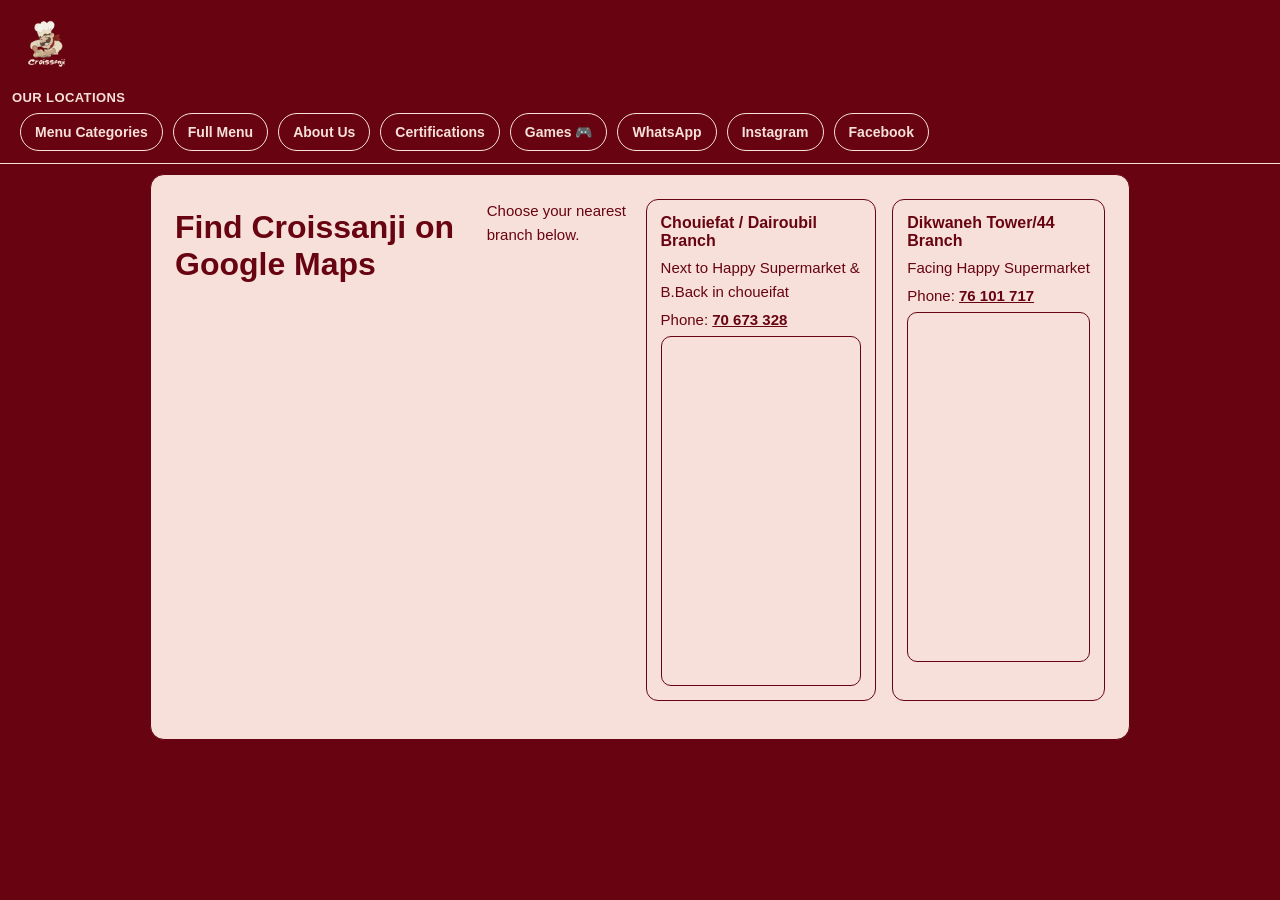
<file: location.html>
<!DOCTYPE html>
<html lang="en">
<head>
  <meta charset="UTF-8">
  <meta name="viewport" content="width=device-width, initial-scale=1.0">
  <title>Location - Croissanji</title>
  <link rel="stylesheet" href="styles.css">
</head>
<body>
  <header>
    <div class="header-content">
      <img src="images/logocroissanji.png" alt="Croissanji Logo" class="logo">
      <button class="menu-toggle" data-menu-target="siteMenu" aria-label="Open menu">☰</button>
    </div>
    <p class="page-tag">Our Locations</p>
    <nav class="top-links" id="siteMenu">
      <a href="index.html">Menu Categories</a>
      <a href="code.html">Full Menu</a>
      <a href="about.html">About Us</a>
      <a href="certifications.html">Certifications</a>
      <a href="games.html">Games 🎮</a>
      <a href="https://wa.me/96170673328" target="_blank" rel="noopener">WhatsApp</a>
      <a href="https://www.instagram.com/croissanji/" target="_blank" rel="noopener">Instagram</a>
      <a href="https://www.facebook.com/profile.php?id=100094430829983" target="_blank" rel="noopener">Facebook</a>
    </nav>
  </header>
  <main class="page-content map-wrap">
    <h2>Find Croissanji on Google Maps</h2>
    <p>Choose your nearest branch below.</p>

    <div class="branch-card">
      <h3>Chouiefat / Dairoubil Branch</h3>
      <p>Next to Happy Supermarket & B.Back in choueifat</p>
      <p>Phone: <a href="tel:+96170673328" style="color:var(--c-darkred);font-weight:700">70 673 328</a></p>
      <iframe loading="lazy" referrerpolicy="no-referrer-when-downgrade" src="https://maps.google.com/maps?q=33.8027125,35.5022344&t=&z=16&ie=UTF8&iwloc=&output=embed"></iframe>
    </div>

    <div class="branch-card">
      <h3>Dikwaneh Tower/44 Branch</h3>
      <p>Facing Happy Supermarket</p>
      <p>Phone: <a href="tel:+96176101717" style="color:var(--c-darkred);font-weight:700">76 101 717</a></p>
      <iframe loading="lazy" referrerpolicy="no-referrer-when-downgrade" src="https://maps.google.com/maps?q=33.879889,35.542556&t=&z=16&ie=UTF8&iwloc=&output=embed"></iframe>
    </div>
  </main>
  <script src="ui.js"></script>
</body>
</html>
</file>
<file: styles.css>
:root{--c-cream:#f7e0da;--c-darkred:#680411;--c-green:#87a987;--c-deepgreen:#1f4235}
@import url("https://fonts.googleapis.com/css2?family=Poppins:wght@400;600;700;800&display=swap");
@import url("https://fonts.cdnfonts.com/css/skincake");

*{box-sizing:border-box;margin:0;padding:0}
html{scroll-behavior:smooth}
html,body{font-family:Poppins,sans-serif;background:var(--c-darkred);color:var(--c-cream);min-height:100%;overflow-x:hidden;width:100%}
img,iframe,video{max-width:100%;display:block}
img{height:auto}

/* ── Scroll-reveal ── */
.reveal{opacity:0;transform:translateY(24px);transition:opacity .5s ease,transform .5s ease}
.reveal.visible{opacity:1;transform:translateY(0)}

/* ── Header ── */
header{position:sticky;top:0;z-index:20;background:var(--c-darkred);border-bottom:1px solid var(--c-cream);width:100%}
.header-content{display:flex;align-items:center;gap:10px;padding:10px 12px}
.logo{height:56px;width:auto;max-width:140px;object-fit:contain;display:block}
h1{display:none}
.menu-toggle{margin-left:auto;width:40px;height:40px;border:1px solid var(--c-cream);background:var(--c-darkred);color:var(--c-cream);font-size:22px;line-height:1;cursor:pointer;border-radius:8px;display:block;-webkit-tap-highlight-color:transparent}
.page-tag{margin:0 12px 8px;color:var(--c-cream);font-weight:700;font-size:13px;letter-spacing:.4px;text-transform:uppercase}

/* ── Nav links ── */
.top-links{display:none;flex-direction:column;gap:6px;padding:0 12px 10px}
.top-links.open{display:flex;animation:slideDown .25s ease}
@keyframes slideDown{from{opacity:0;transform:translateY(-8px)}to{opacity:1;transform:translateY(0)}}
.top-links a{color:var(--c-cream);text-decoration:none;padding:10px 14px;border:1px solid var(--c-cream);border-radius:999px;font-weight:700;font-size:14px;text-align:center;transition:background .2s;-webkit-tap-highlight-color:transparent}
.top-links a:hover,.top-links a:active{background:var(--c-deepgreen)}

/* ── Category nav ── */
.category-nav{position:sticky;top:0;z-index:15;display:flex;gap:6px;padding:8px 10px;background:var(--c-darkred);border-top:1px solid var(--c-cream);border-bottom:1px solid var(--c-cream);overflow-x:auto;flex-wrap:nowrap;-webkit-overflow-scrolling:touch;scrollbar-width:none}
.category-nav::-webkit-scrollbar{display:none}
.category-nav button{background:var(--c-cream);color:var(--c-darkred);border:1px solid var(--c-darkred);padding:7px 12px;border-radius:10px;cursor:pointer;font-weight:700;font-size:13px;white-space:nowrap;transition:background .2s;-webkit-tap-highlight-color:transparent;flex-shrink:0}
.category-nav button:hover,.category-nav button:active{background:var(--c-green)}

/* ── Main layout ── */
main{display:flex;flex-direction:column;gap:10px;padding:10px;align-items:stretch;width:100%}
.menu-sections{width:100%;min-width:0}
h2{margin:10px 0 6px;font-size:26px;font-family:Skincake,Poppins,sans-serif;color:var(--c-cream)}

/* ── Menu items ── */
.menu-item{display:flex;flex-direction:column;gap:10px;background:var(--c-cream);border:1px solid var(--c-darkred);padding:10px;border-radius:12px;margin-bottom:10px;width:100%}
.menu-item img{width:100%;height:190px;object-fit:cover;border-radius:10px;border:1px solid var(--c-darkred);flex-shrink:0;background:#fff}
.dip-tile{width:100%;height:190px;border-radius:10px;border:1px solid var(--c-darkred);flex-shrink:0;display:flex;align-items:center;justify-content:center;font-size:70px;background:radial-gradient(circle at 30% 25%,#fff 0%,var(--dip,#f7e0da) 85%)}
.item-info{flex:1;min-width:0}
.item-info h3{margin:0 0 4px;font-size:15px;color:var(--c-darkred);word-wrap:break-word}
.item-info p{margin:2px 0;color:var(--c-deepgreen);font-size:13px;word-wrap:break-word}
.price{color:var(--c-deepgreen);font-weight:800;font-size:14px}
.order-type-note{margin:0;padding:0 10px 8px;color:var(--c-cream);font-size:13px}

/* ── Cart ── */
.cart{width:100%;background:var(--c-cream);border:1px solid var(--c-darkred);border-radius:14px;padding:12px;overflow:auto;color:var(--c-darkred)}
.cart h3{margin:0 0 8px}
.cart-empty{color:var(--c-deepgreen);font-size:14px;margin:8px 0}
.cart-line{display:flex;align-items:center;gap:6px;justify-content:space-between;background:var(--c-cream);border:1px solid var(--c-darkred);border-radius:10px;padding:8px;margin-bottom:8px;flex-wrap:wrap}
.qty{display:flex;align-items:center;gap:5px}
.qty button{width:30px;height:30px;border-radius:8px;border:1px solid var(--c-darkred);background:var(--c-cream);color:var(--c-darkred);cursor:pointer;font-size:16px;-webkit-tap-highlight-color:transparent}
.qty input{width:36px;text-align:center;border:1px solid var(--c-darkred);background:var(--c-cream);color:var(--c-darkred);border-radius:8px;height:30px;font-size:14px}
.line-total{font-weight:700;font-size:14px}
.cart-summary{border-top:1px dashed var(--c-darkred);padding-top:8px;margin-top:8px}
.checkout{display:flex;gap:8px;margin-top:10px}
.checkout button{flex:1;border:none;border-radius:10px;padding:12px;color:var(--c-cream);font-weight:700;cursor:pointer;font-size:14px;-webkit-tap-highlight-color:transparent}
.btn-clear{background:var(--c-darkred)}
.btn-wa{background:var(--c-deepgreen)}
.add-btn{background:var(--c-deepgreen)!important;color:var(--c-cream)!important;-webkit-tap-highlight-color:transparent}

/* ── MAKE IT COMBO bottom banner ── */
.combo-banner{margin:14px auto 0;width:calc(100% - 20px);max-width:560px;background:var(--c-cream);border:2px solid var(--c-darkred);border-radius:12px;padding:10px 14px;display:flex;gap:8px;align-items:center;justify-content:center;color:var(--c-darkred);font-weight:800;font-size:13px;box-shadow:0 4px 16px rgba(0,0,0,.2)}

/* ── Floating cart button (mobile) ── */
.floating-cart-btn{position:fixed;bottom:12px;right:12px;z-index:25;width:50px;height:50px;border-radius:50%;border:2px solid var(--c-cream);background:var(--c-deepgreen);color:var(--c-cream);font-size:22px;cursor:pointer;box-shadow:0 4px 16px rgba(0,0,0,.35);-webkit-tap-highlight-color:transparent}
.cart-badge{position:absolute;top:-4px;right:-4px;background:var(--c-darkred);color:var(--c-cream);font-size:11px;font-weight:800;width:20px;height:20px;border-radius:50%;display:flex;align-items:center;justify-content:center;border:2px solid var(--c-cream)}

/* ── Categories grid ── */
.categories{display:grid;grid-template-columns:repeat(2,1fr);gap:10px;padding:12px}
.category-card{display:flex;align-items:center;justify-content:center;min-height:70px;background:var(--c-cream);border:1px solid var(--c-darkred);border-radius:12px;padding:14px 10px;text-decoration:none;color:var(--c-darkred);text-align:center;font-weight:800;font-size:14px;-webkit-tap-highlight-color:transparent}

/* ── Footer ── */
footer{padding:14px;color:var(--c-cream);text-align:center;font-size:13px;opacity:.8}

/* ── Page content (about, location, certs) ── */
.page-content{max-width:980px;width:calc(100% - 20px);margin:10px auto;padding:16px;background:var(--c-cream);color:var(--c-darkred);border:1px solid var(--c-darkred);border-radius:14px;overflow:hidden;word-wrap:break-word}
.page-content h2{color:var(--c-darkred);font-size:24px}
.page-content p{line-height:1.6;font-size:14px}
.map-wrap iframe{width:100%;height:250px;border:1px solid var(--c-darkred);border-radius:10px}
.branch-card{margin-bottom:14px;padding:14px;border:1px solid var(--c-darkred);border-radius:12px;background:var(--c-cream)}
.branch-card h3{font-size:16px;margin:0 0 6px}
.branch-card p{margin:4px 0;font-size:13px}

/* ── Certifications ── */
.cert-card{margin-bottom:16px;background:#fff;border:2px solid var(--c-darkred);border-radius:14px;overflow:hidden}
.cert-card-text{padding:14px 14px 10px}
.cert-card-text h3{margin:0 0 6px;color:var(--c-darkred);font-size:15px;font-weight:800}
.cert-card-text p{color:var(--c-deepgreen);margin:0;line-height:1.5;font-size:13px}
.cert-card img{width:100%;height:auto;display:block;border-top:2px solid var(--c-darkred)}

/* ── Image gallery ── */
.gallery-section{width:100%;margin:16px 0;padding:0 12px;overflow:hidden}
.gallery-section h2{text-align:center;margin-bottom:4px;font-size:24px}
.gallery-subtitle{text-align:center;color:var(--c-cream);opacity:.7;font-size:12px;margin:0 0 12px}
.gallery-overflow{overflow:hidden;border-radius:12px}
.gallery-track{display:flex;gap:10px;animation:galleryScroll 90s linear infinite;animation-play-state:paused;width:max-content}
.gallery-track.gallery-ready{animation-play-state:running}
@keyframes galleryScroll{0%{transform:translateX(0)}100%{transform:translateX(-50%)}}
.gallery-item{flex:0 0 160px;height:120px;border-radius:10px;overflow:hidden;border:2px solid var(--c-cream);position:relative}
.gallery-item img{width:100%;height:100%;object-fit:cover}

/* ── Lightbox ── */
.lightbox{display:none;position:fixed;inset:0;background:rgba(0,0,0,.92);z-index:100;align-items:center;justify-content:center;cursor:zoom-out;padding:16px}
.lightbox.active{display:flex}
.lightbox img{max-width:100%;max-height:85vh;border-radius:10px}

/* ── Modals ── */
.modal-backdrop{position:fixed;inset:0;background:rgba(104,4,17,.97);display:flex;align-items:center;justify-content:center;z-index:40;padding:12px}
.modal-card{width:100%;max-width:420px;background:var(--c-cream);color:var(--c-darkred);padding:18px;border-radius:14px;border:1px solid var(--c-darkred);max-height:90vh;overflow-y:auto}
.modal-card h2{font-size:20px;margin-bottom:8px}
.modal-card p{font-size:14px}
.modal-actions{display:flex;gap:8px;margin-top:12px}
.btn-primary,.btn-secondary{border:none;border-radius:10px;padding:12px 14px;font-weight:800;cursor:pointer;font-size:14px;flex:1;text-align:center;-webkit-tap-highlight-color:transparent}
.btn-primary{background:var(--c-deepgreen);color:var(--c-cream)}
.btn-secondary{background:var(--c-darkred);color:var(--c-cream)}
.checkout-form{display:flex;flex-direction:column;gap:8px;margin-top:8px}
.checkout-form label{font-weight:700;color:var(--c-darkred);font-size:13px}
.checkout-form input,.checkout-form textarea{border:1px solid var(--c-darkred);border-radius:10px;padding:10px;background:var(--c-cream);color:var(--c-darkred);font-family:Poppins,sans-serif;font-size:14px;width:100%}
.checkout-form input:focus,.checkout-form textarea:focus{outline:none;border-color:var(--c-deepgreen);box-shadow:0 0 0 3px rgba(135,169,135,.3)}
.btn-location{border:1px solid var(--c-deepgreen);border-radius:10px;padding:8px 12px;background:var(--c-cream);color:var(--c-deepgreen);font-family:Poppins,sans-serif;font-size:13px;font-weight:700;cursor:pointer;width:100%;text-align:center;transition:background .2s}
.btn-location:hover{background:var(--c-deepgreen);color:var(--c-cream)}
.hidden{display:none}

/* ── Back to top ── */
.back-to-top{display:none;position:fixed;bottom:12px;left:12px;z-index:25;width:42px;height:42px;border-radius:50%;border:2px solid var(--c-cream);background:var(--c-darkred);color:var(--c-cream);font-size:20px;cursor:pointer;box-shadow:0 3px 12px rgba(0,0,0,.4);-webkit-tap-highlight-color:transparent;align-items:center;justify-content:center;line-height:1}
.back-to-top.show{display:flex}

/* ══════════════════════════
   TABLET (600px+)
   ══════════════════════════ */
@media(min-width:600px){
  .logo{height:60px;max-width:160px}
  h2{font-size:30px}
  .categories{grid-template-columns:repeat(3,1fr);gap:12px;padding:14px}
  .category-card{min-height:90px;font-size:16px;padding:18px}
  .menu-item{flex-direction:row;align-items:flex-start}
  .menu-item img{width:110px;height:110px}
  .item-info h3{font-size:17px}
  .page-content{width:calc(100% - 28px);padding:20px}
  .page-content h2{font-size:28px}
  .gallery-item{flex:0 0 200px;height:150px}
  .map-wrap iframe{height:300px}
}

/* ══════════════════════════
   DESKTOP (980px+)
   ══════════════════════════ */
@media(min-width:980px){
  .logo{height:70px;max-width:180px}
  .menu-toggle{display:none}
  .top-links{display:flex!important;flex-direction:row;flex-wrap:wrap;gap:10px;padding:0 20px 12px}
  h2{font-size:36px}
  .category-nav{gap:8px;padding:10px 20px;flex-wrap:wrap;overflow-x:visible}
  .category-nav button{font-size:14px;padding:8px 14px}
  main{flex-direction:row;padding:14px 20px;gap:16px}
  .menu-sections{flex:1}
  .menu-item img{width:120px;height:120px}
  .item-info h3{font-size:18px}
  .item-info p{font-size:14px}
  .price{font-size:15px}
  .cart{position:sticky;top:172px;width:320px;height:calc(100vh - 196px);flex-shrink:0}
  .floating-cart-btn{display:none!important}
  .categories{grid-template-columns:repeat(auto-fill,minmax(200px,1fr));gap:14px;padding:16px 20px}
  .category-card{min-height:100px;font-size:17px;padding:20px}
  .page-content{padding:24px}
  .page-content h2{font-size:32px}
  .page-content p{font-size:15px}
  .cert-card-text{padding:18px 18px 12px}
  .cert-card-text h3{font-size:17px}
  .cert-card-text p{font-size:14px}
  .map-wrap iframe{height:350px}
  .gallery-item{flex:0 0 240px;height:180px;border-radius:14px}
  .gallery-section{padding:0 20px;margin:20px 0}
  .gallery-section h2{font-size:32px}
  .gallery-subtitle{font-size:14px}
}

/* ══════════════════════════
   SMALL PHONES (380px-)
   ══════════════════════════ */
@media(max-width:380px){
  .logo{height:48px;max-width:120px}
  .menu-toggle{width:36px;height:36px;font-size:20px}
  h2{font-size:22px}
  .categories{grid-template-columns:1fr;gap:8px;padding:10px}
  .category-card{min-height:56px;font-size:14px;padding:12px}
  .menu-item img{width:100%;height:160px}
  .item-info h3{font-size:14px}
  .item-info p{font-size:12px}
  .page-content{width:calc(100% - 16px);padding:12px;margin:8px auto}
  .page-content h2{font-size:20px}
  .page-content p{font-size:13px}
  .map-wrap iframe{height:200px}
  .gallery-item{flex:0 0 130px;height:100px}
  .combo-banner{font-size:12px;padding:8px 10px;width:calc(100% - 16px)}
  .floating-cart-btn{bottom:12px;right:10px;width:46px;height:46px;font-size:20px}
}
</file>
